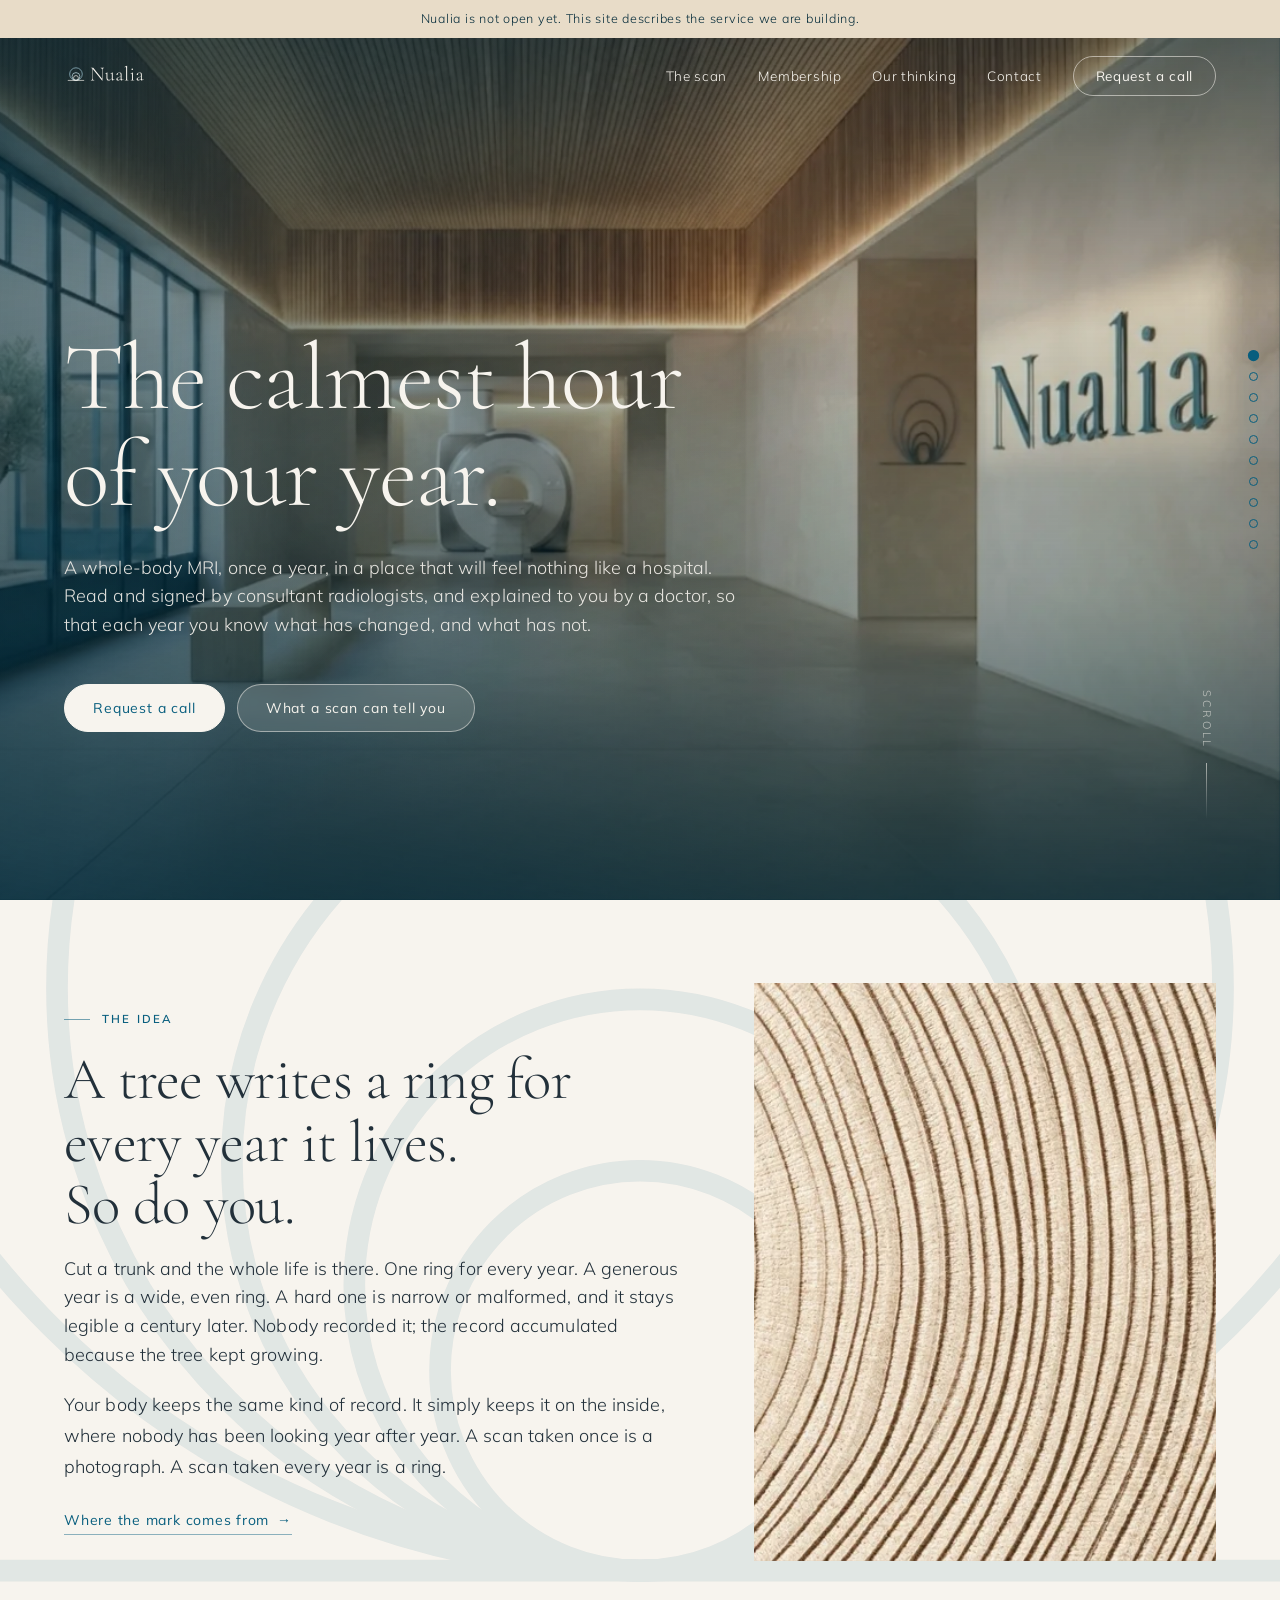
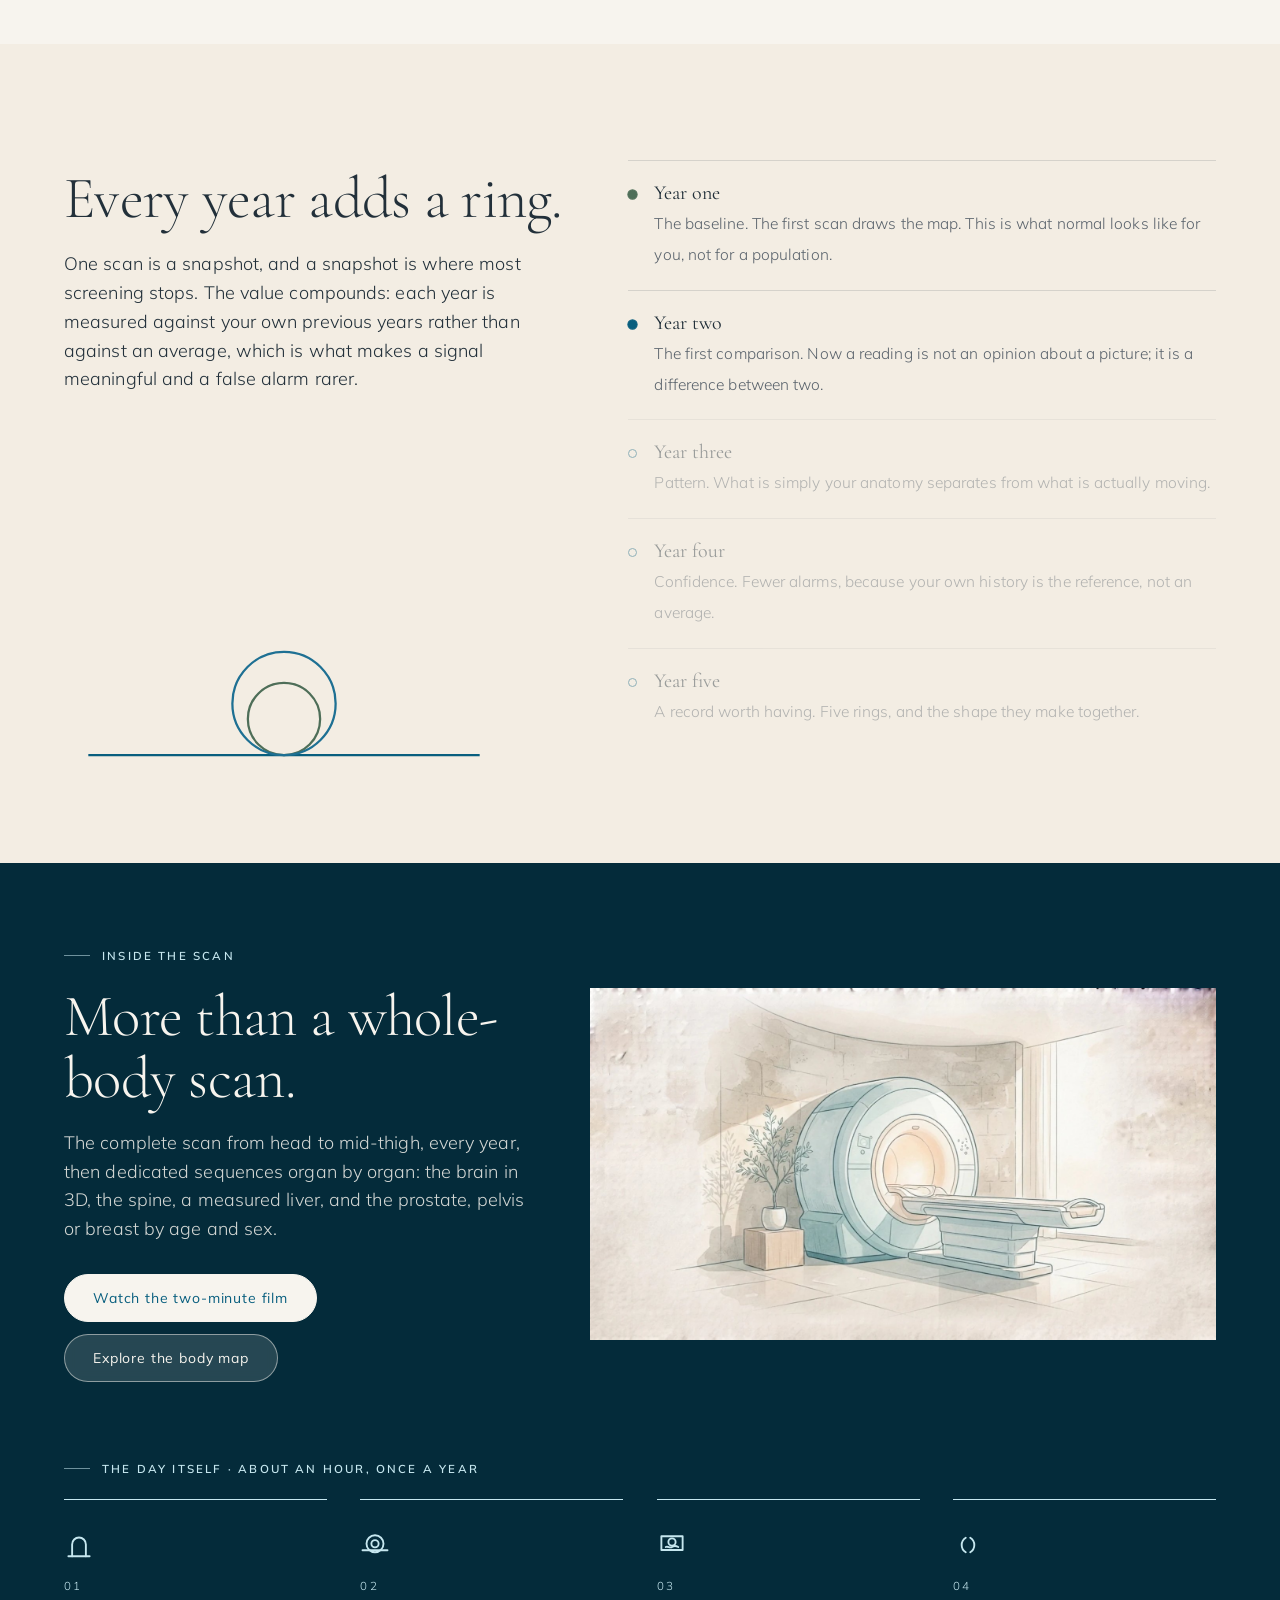
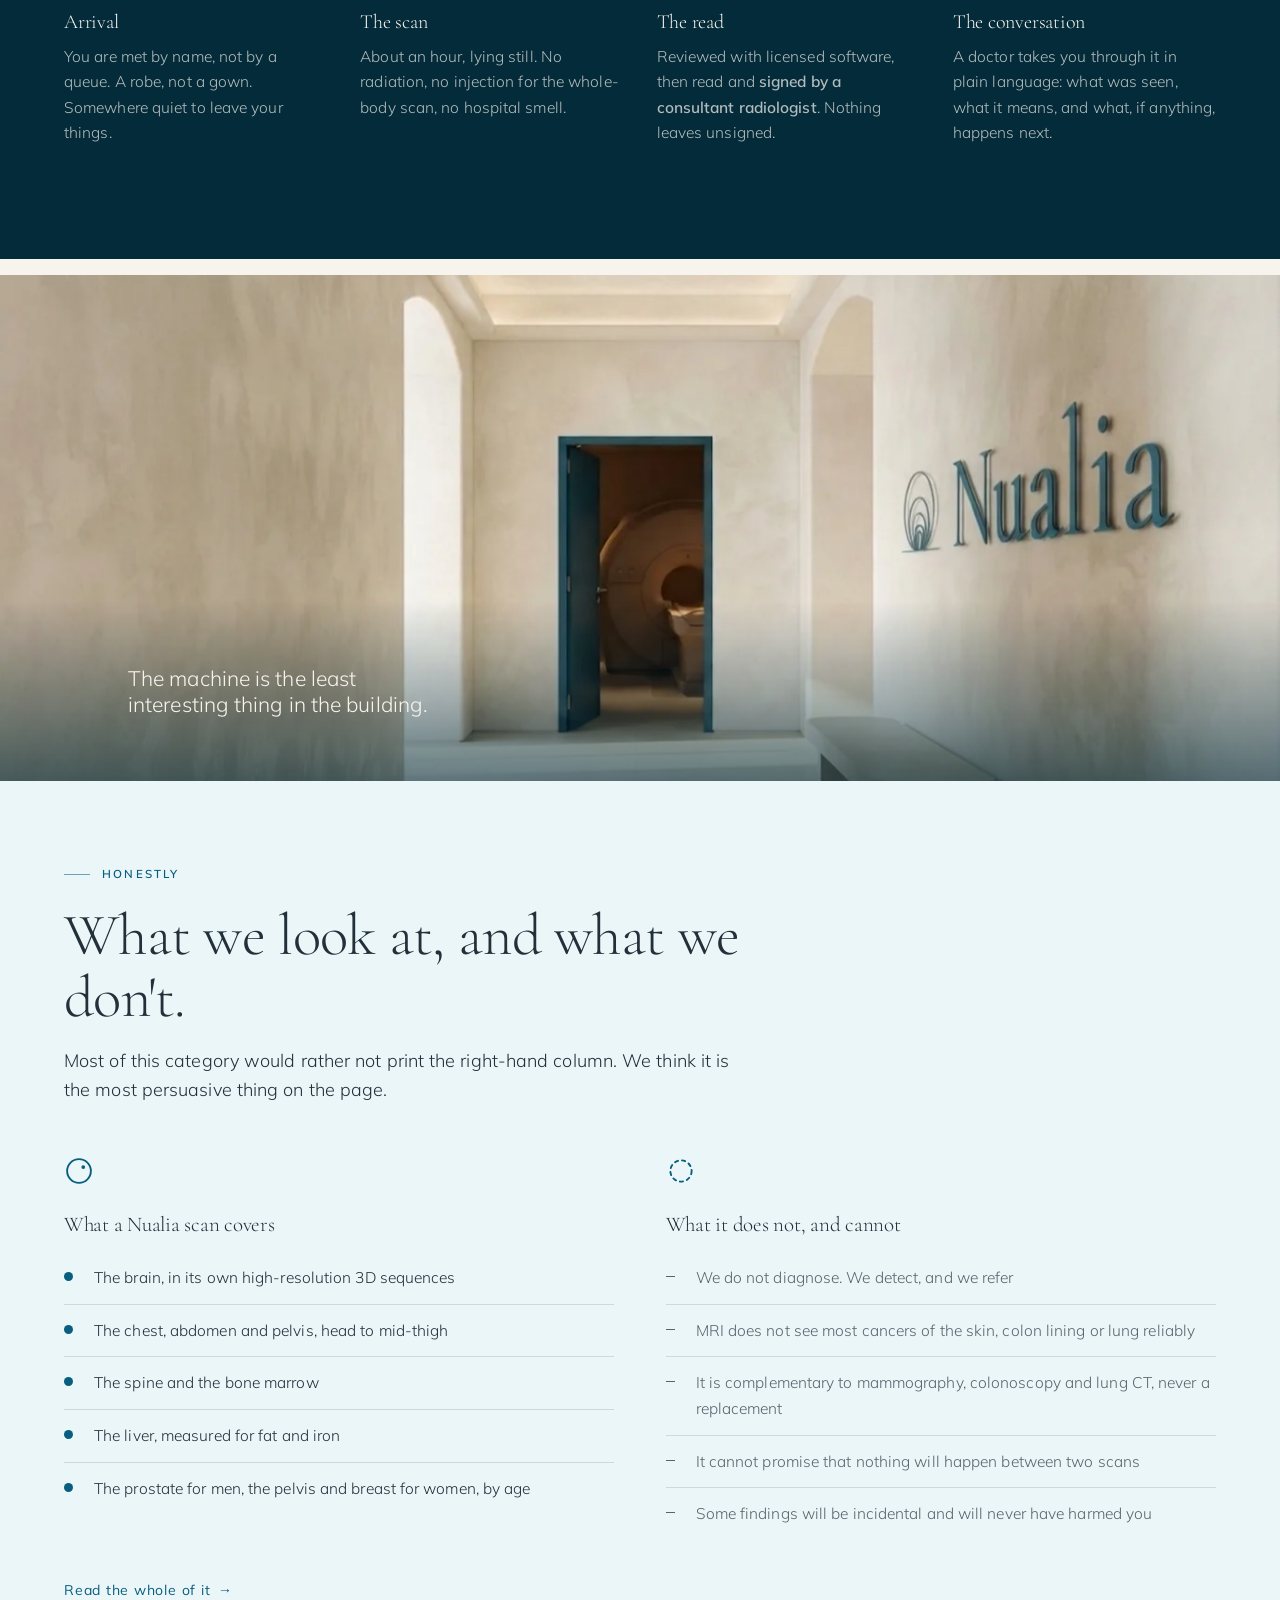
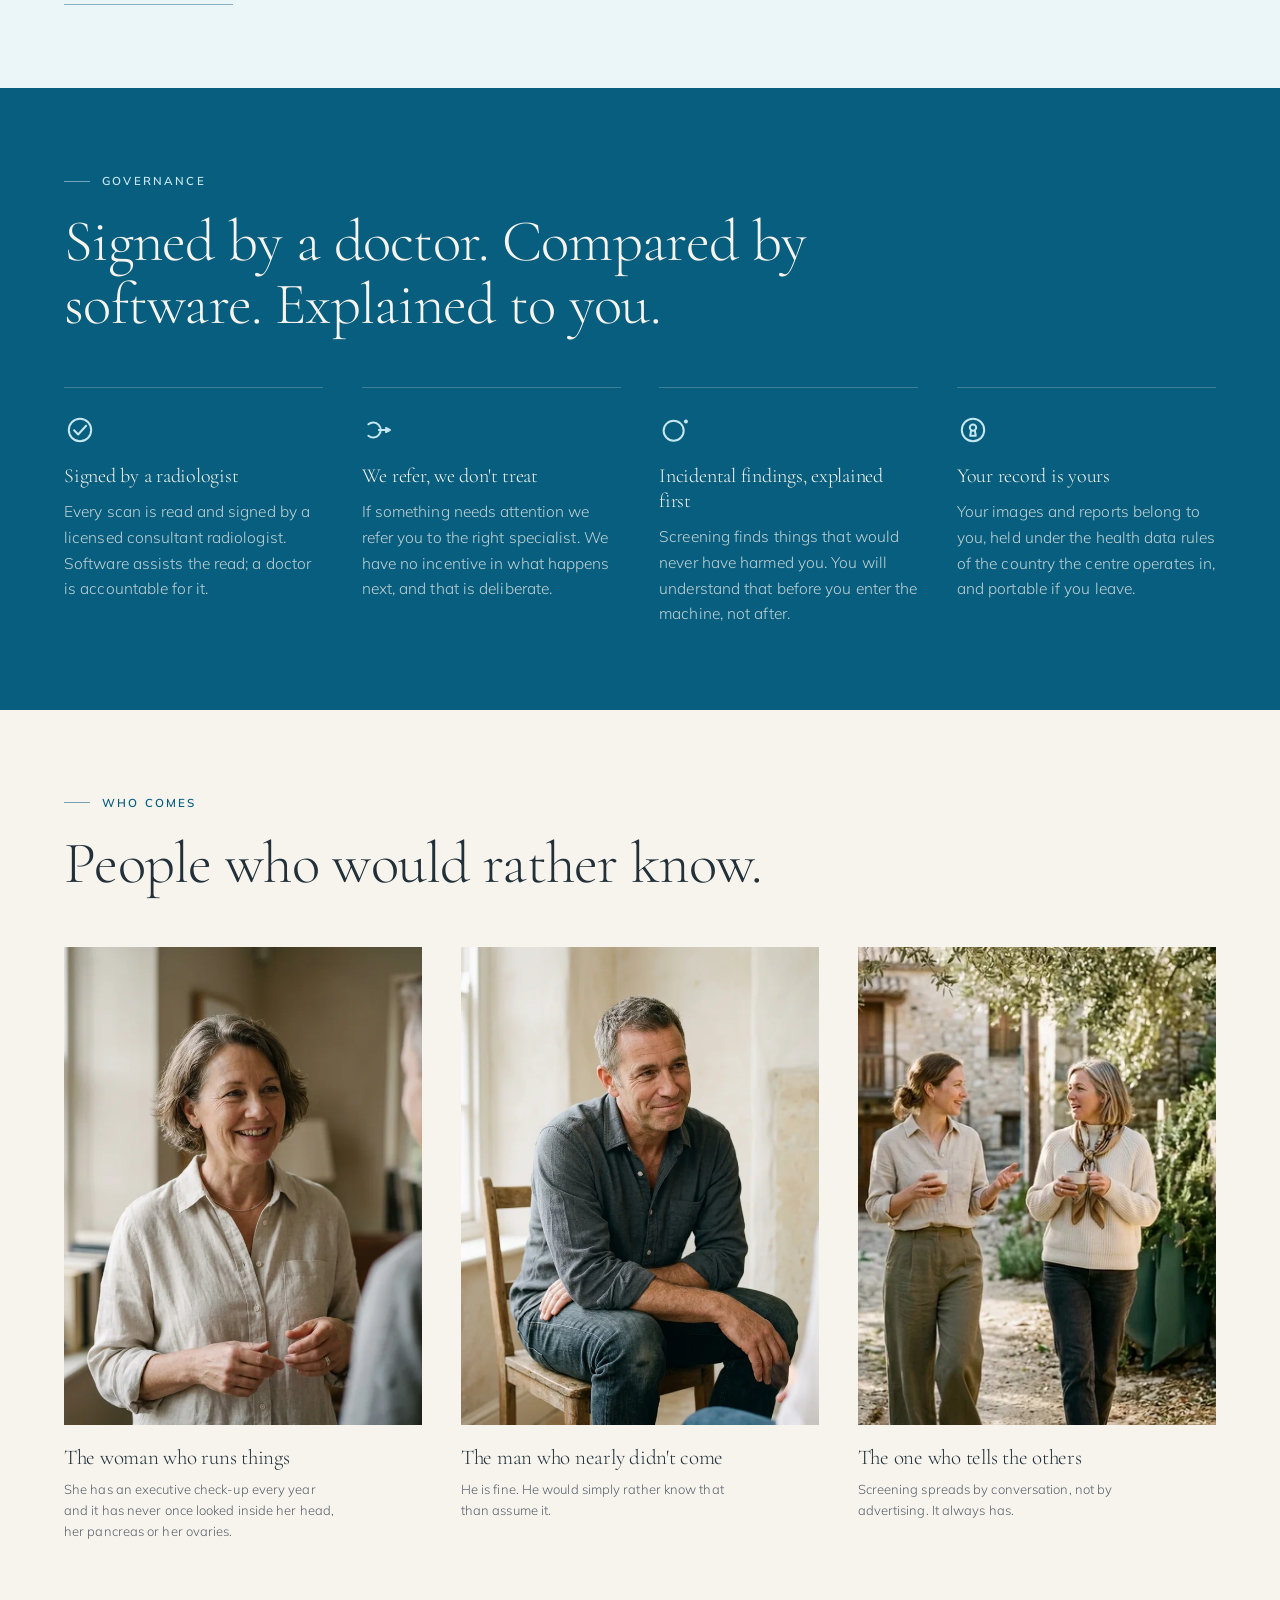
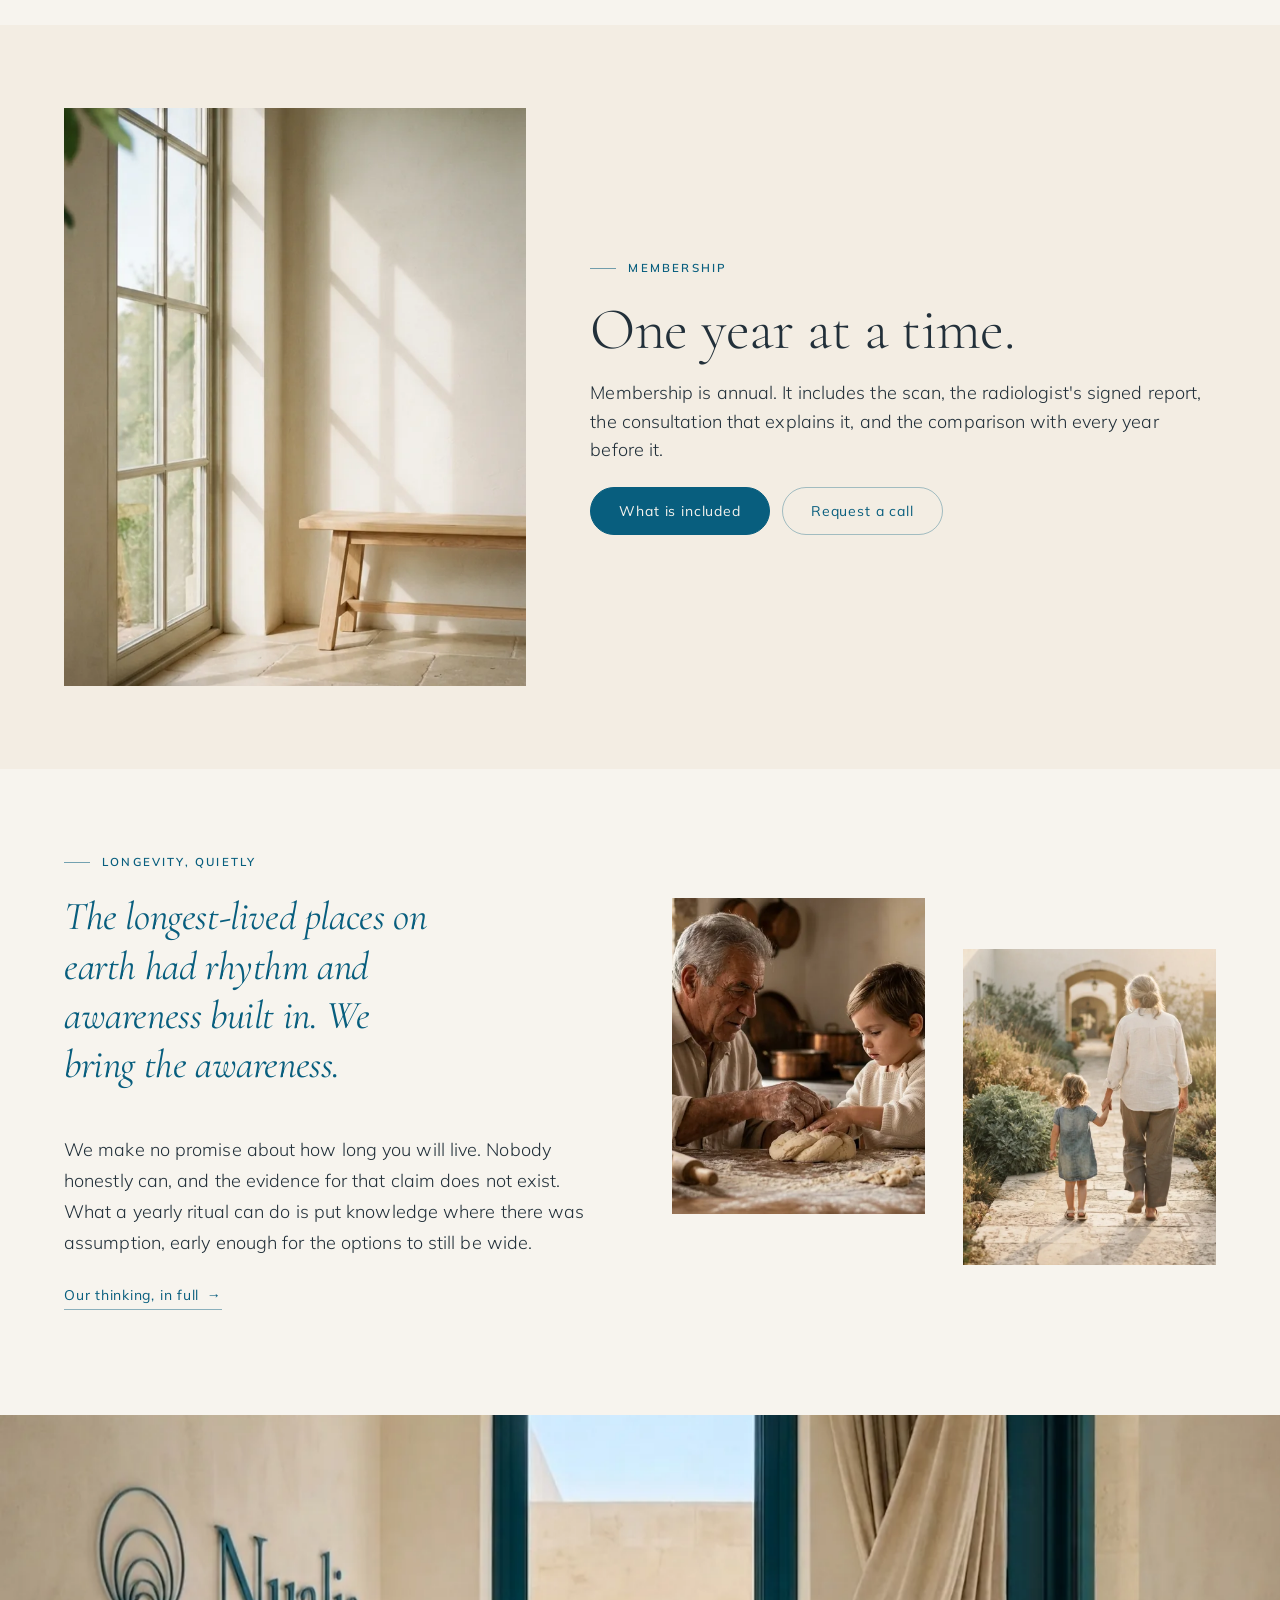
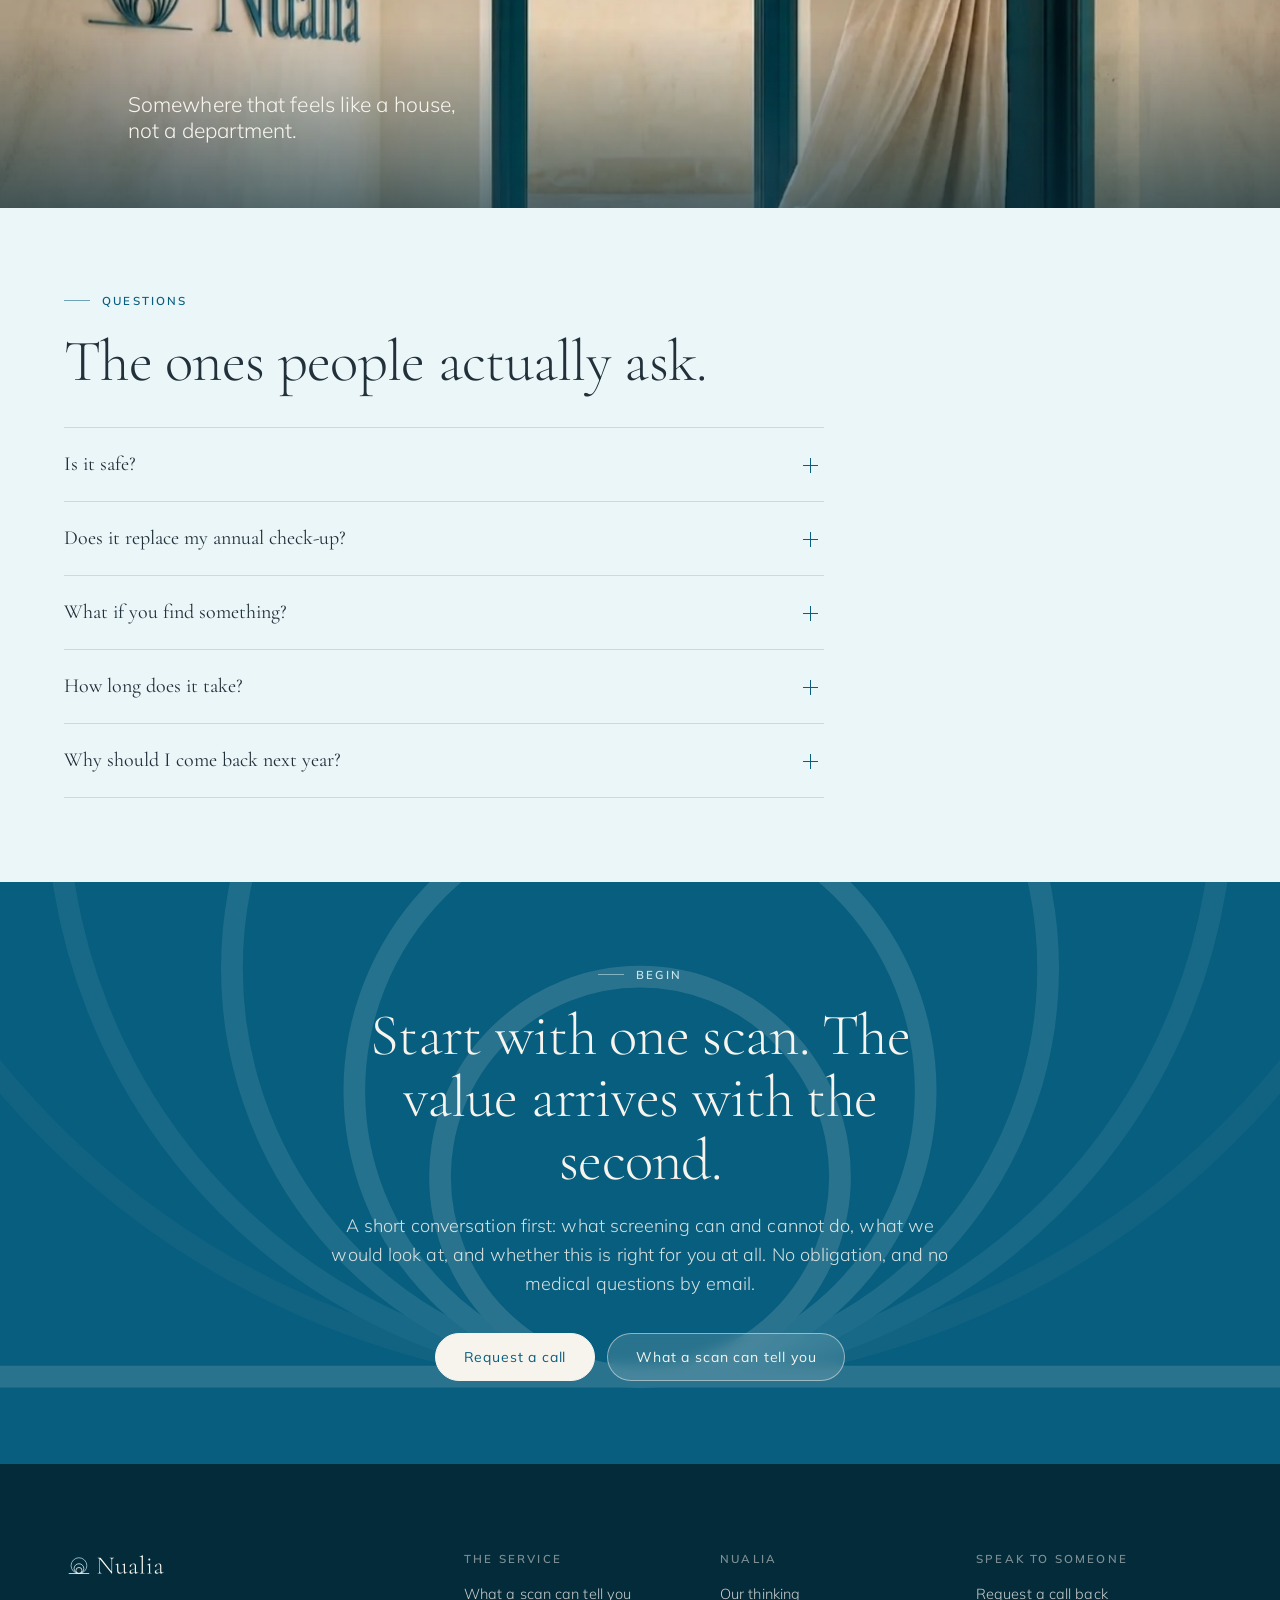
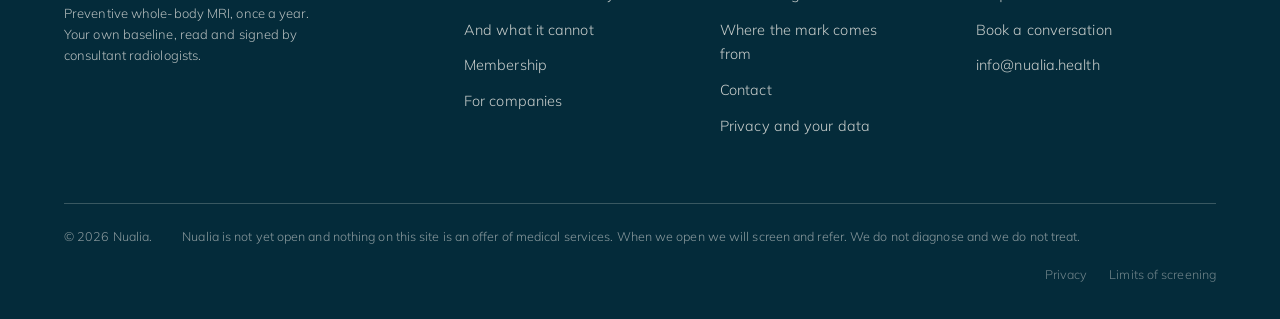
<file: index.html>
<!doctype html>
<html lang="en">
<head>
<meta charset="utf-8">
<meta name="viewport" content="width=device-width,initial-scale=1">
<title>Nualia: the calmest hour of your year</title>
<meta name="description" content="Preventive whole-body MRI, once a year. Your own baseline, read and signed by consultant radiologists. No radiation, and no injection for the whole-body scan.">
<meta name="robots" content="noindex,nofollow">
<meta property="og:title" content="Nualia: the calmest hour of your year">
<meta property="og:description" content="Preventive whole-body MRI, once a year. Your own baseline, read and signed by consultant radiologists. No radiation, and no injection for the whole-body scan.">
<meta property="og:type" content="website">
<meta name="theme-color" content="#085E7E">
<link rel="icon" href="assets/logo/favicon.svg" type="image/svg+xml">
<link rel="stylesheet" href="assets/css/site.css">
<link rel="stylesheet" href="assets/css/system.css">
</head>
<body data-page="home">
<div class="demo">Nualia is not open yet. This site describes the service we are building.</div>
<header class="hdr hdr--over">
  <a class="hdr__logo" href="index.html" aria-label="Nualia home">
    <span style="position:relative;display:block">
      <img class="lit" src="assets/logo/wordmark.svg" alt="Nualia">
      <img class="rev" src="assets/logo/wordmark-reversed.svg" alt="" aria-hidden="true">
    </span>
  </a>
  <button class="hdr__burger" aria-label="Menu" aria-expanded="false"><i></i><i></i></button>
  <nav class="hdr__nav"><a href="the-scan.html">The scan</a><a href="membership.html">Membership</a><a href="approach.html">Our thinking</a><a href="contact.html">Contact</a><a class="btn btn--ghost" href="contact.html">Request a call</a></nav>
</header>
<section class="hero">
  <div class="hero__media"><img class="hero-f" src="assets/img/scan-room.webp" srcset="assets/img/scan-room-sm.webp 900w, assets/img/scan-room.webp 1600w" sizes="100vw" alt="The Nualia scanning room, the mark on the plaster wall and the scanner at the end of the room" loading="eager" decoding="async"></div>
  <div class="hero__scrim"></div>
  <div class="hero__inner"><div class="wrap">
    <h1 class="d1" data-rise>The calmest hour of your year.</h1>
    <p class="lede" data-rise="140">
      A whole-body MRI, once a year, in a place that will feel nothing like a hospital.
      Read and signed by consultant radiologists, and explained to you by a doctor, so that each year you know what has changed, and what has not.
    </p>
    <div class="btns" data-rise="240">
      <a class="btn btn--light" href="contact.html">Request a call</a>
      <a class="btn btn--onhero" href="the-scan.html">What a scan can tell you</a>
    </div>
    <div class="hero__meta" data-rise="320">
      <span>Whole-body MRI</span><span>No radiation</span>
      <span>Signed by radiologists</span><span>Once a year</span>
    </div>
  </div></div>
  <div class="scrollcue">Scroll</div>
</section><section class="section bleed">
  <img class="bleed__mark" src="assets/logo/mark.svg" alt="" aria-hidden="true">
  <div class="wrap" style="position:relative">
    <div class="split split--wide-l">
      <div class="stack">
        <p class="eyebrow" data-rise>The idea</p>
        <h2 class="d2" data-rise="60">A tree writes a ring for every year it lives.<br>So do you.</h2>
        <p class="lede" data-rise="120">
          Cut a trunk and the whole life is there. One ring for every year. A generous year
          is a wide, even ring. A hard one is narrow or malformed, and it stays legible a
          century later. Nobody recorded it; the record accumulated because the tree kept growing.
        </p>
        <p data-rise="160">
          Your body keeps the same kind of record. It simply keeps it on the inside, where
          nobody has been looking year after year. A scan taken once is a photograph.
          A scan taken every year is a ring.
        </p>
        <p data-rise="200"><a class="lnk" href="approach.html#ring">Where the mark comes from <span class="arw">&rarr;</span></a></p>
      </div>
      <figure class="figure figure--tall zoom" data-rise="140" style="margin:0">
        <img src="assets/img/growth-rings.webp" srcset="assets/img/growth-rings-sm.webp 900w, assets/img/growth-rings.webp 1600w" sizes="(min-width:900px) 45vw, 100vw" alt="The end grain of a cut trunk, its growth rings lit from one side" loading="lazy" decoding="async">
      </figure>
    </div>
  </div>
</section><section class="section bg-dune">
  <div class="wrap">
    <div class="rings">
      <div>
        <p class="eyebrow" data-rise>Why a membership, not a scan</p>
        <h2 class="d2" data-rise="60">Every year adds a ring.</h2>
        <p class="lede" style="margin-top:20px" data-rise="120">
          One scan is a snapshot, and a snapshot is where most screening stops. The value
          compounds: each year is measured against your own previous years rather than
          against an average, which is what makes a signal meaningful and a false alarm rarer.
        </p>
        <div class="rings__art" style="margin-top:36px" data-rise="150"><svg viewBox="0 0 292 232" role="img" aria-label="The Nualia mark: five rings rising from a shared horizon, one for each year of membership"><line class="horizon" x1="16.0" y1="216.0" x2="276.0" y2="216.0"/><path class="ring" data-ring="0" fill="none" stroke="#4E6E58" d="M 146.0,216.0 A 24.010,24.010 0 0 0 146.0,167.98"/><path class="ring" data-ring="0" fill="none" stroke="#4E6E58" d="M 146.0,216.0 A 24.010,24.010 0 0 1 146.0,167.98"/><path class="ring" data-ring="1" fill="none" stroke="#1E7093" d="M 146.0,216.0 A 34.300,34.300 0 0 0 146.0,147.40"/><path class="ring" data-ring="1" fill="none" stroke="#1E7093" d="M 146.0,216.0 A 34.300,34.300 0 0 1 146.0,147.40"/><path class="ring" data-ring="2" fill="none" stroke="#5A9AB4" d="M 146.0,216.0 A 49.000,49.000 0 0 0 146.0,118.00"/><path class="ring" data-ring="2" fill="none" stroke="#5A9AB4" d="M 146.0,216.0 A 49.000,49.000 0 0 1 146.0,118.00"/><path class="ring" data-ring="3" fill="none" stroke="#8ABBCD" d="M 146.0,216.0 A 70.000,70.000 0 0 0 146.0,76.00"/><path class="ring" data-ring="3" fill="none" stroke="#8ABBCD" d="M 146.0,216.0 A 70.000,70.000 0 0 1 146.0,76.00"/><path class="ring" data-ring="4" fill="none" stroke="#A9CEDC" d="M 146.0,216.0 A 100.000,100.000 0 0 0 146.0,16.00"/><path class="ring" data-ring="4" fill="none" stroke="#A9CEDC" d="M 146.0,216.0 A 100.000,100.000 0 0 1 146.0,16.00"/></svg></div>
      </div>
      <ul class="years" data-rise="90"><li><b>Year one</b><span>The baseline. The first scan draws the map. This is what normal looks like for you, not for a population.</span></li><li><b>Year two</b><span>The first comparison. Now a reading is not an opinion about a picture; it is a difference between two.</span></li><li><b>Year three</b><span>Pattern. What is simply your anatomy separates from what is actually moving.</span></li><li><b>Year four</b><span>Confidence. Fewer alarms, because your own history is the reference, not an average.</span></li><li><b>Year five</b><span>A record worth having. Five rings, and the shape they make together.</span></li></ul>
    </div>
  </div>
</section><section class="section bg-deep inside">
  <div class="wrap">
    <div class="split split--wide-r">
      <div class="stack">
        <p class="eyebrow" data-rise>Inside the scan</p>
        <h2 class="d2" data-rise="60">More than a whole-body scan.</h2>
        <p class="lede" style="color:rgba(247,244,238,.85)" data-rise="100">The complete scan from head to mid-thigh, every year, then dedicated sequences organ by organ: the brain in 3D, the spine, a measured liver, and the prostate, pelvis or breast by age and sex.</p>
        <div class="btns" style="margin-top:30px" data-rise="140">
          <a class="btn btn--light" href="the-scan.html#film">Watch the two-minute film</a>
          <a class="btn btn--onhero" href="the-scan.html#explorer">Explore the body map</a>
        </div>
      </div>
      <a class="figure figure--wide" href="the-scan.html#film" style="display:block" data-rise="90" aria-label="Watch the film">
        <img src="assets/video/nualia-mri-film-poster.jpg" alt="Still from the Nualia film: an MRI scanner drawn as calm architecture in a sunlit room" loading="lazy" decoding="async">
      </a>
    </div>
    <p class="eyebrow" style="margin-top:clamp(52px,6vw,84px)" data-rise>The day itself · about an hour, once a year</p>
    <div class="day" style="margin-top:0"><div class="day__step" data-rise="0"><span class="icon" style="--is:30px" aria-hidden="true"><svg xmlns="http://www.w3.org/2000/svg" viewBox="0 0 24 24" fill="none" stroke="currentColor" color="currentColor" stroke-width="1.5" stroke-linecap="round" stroke-linejoin="round"><path d="M 6.5 21 L 6.5 11.5 A 5.5 5.5 0 0 1 17.5 11.5 L 17.5 21"/><line x1="3.5" y1="21" x2="20.5" y2="21"/></svg></span><span class="n">01</span><h3>Arrival</h3><p>You are met by name, not by a queue. A robe, not a gown. Somewhere quiet to leave your things.</p></div><div class="day__step" data-rise="70"><span class="icon" style="--is:30px" aria-hidden="true"><svg xmlns="http://www.w3.org/2000/svg" viewBox="0 0 24 24" fill="none" stroke="currentColor" color="currentColor" stroke-width="1.5" stroke-linecap="round" stroke-linejoin="round"><circle cx="12" cy="11" r="6.8"/><circle cx="12" cy="11" r="2.9"/><line x1="2.0" y1="16.2" x2="22.0" y2="16.2"/></svg></span><span class="n">02</span><h3>The scan</h3><p>About an hour, lying still. No radiation, no injection for the whole-body scan, no hospital smell.</p></div><div class="day__step" data-rise="140"><span class="icon" style="--is:30px" aria-hidden="true"><svg xmlns="http://www.w3.org/2000/svg" viewBox="0 0 24 24" fill="none" stroke="currentColor" color="currentColor" stroke-width="1.5" stroke-linecap="round" stroke-linejoin="round"><path d="M 3.5 5 L 20.5 5 L 20.5 16 L 3.5 16 Z"/><circle cx="12" cy="9.6" r="2.9"/><path d="M 7 13.6 C 8.8 12.6, 10.2 14.8, 12 13.6 S 15.2 12.6, 17 13.6"/></svg></span><span class="n">03</span><h3>The read</h3><p>Reviewed with licensed software, then read and <strong>signed by a consultant radiologist</strong>. Nothing leaves unsigned.</p></div><div class="day__step" data-rise="210"><span class="icon" style="--is:30px" aria-hidden="true"><svg xmlns="http://www.w3.org/2000/svg" viewBox="0 0 24 24" fill="none" stroke="currentColor" color="currentColor" stroke-width="1.5" stroke-linecap="round" stroke-linejoin="round"><path d="M 10.2 6.2 A 6.8 6.8 0 0 0 10.2 17.8"/><path d="M 13.8 6.2 A 6.8 6.8 0 0 1 13.8 17.8"/></svg></span><span class="n">04</span><h3>The conversation</h3><p>A doctor takes you through it in plain language: what was seen, what it means, and what, if anything, happens next.</p></div></div>
  </div>
</section><section class="band"><img src="assets/img/passage.webp" srcset="assets/img/passage-sm.webp 900w, assets/img/passage.webp 1600w" sizes="100vw" alt="The passage toward the scanning room, the Nualia mark on the plaster" loading="lazy" decoding="async">
  <div class="band__cap"><div class="wrap"><p class="d4" style="max-width:24ch;margin:0">
    The machine is the least interesting thing in the building.</p></div></div>
</section><section class="section bg-sky">
  <div class="wrap">
    <div class="intro">
      <p class="eyebrow" data-rise>Honestly</p>
      <h2 class="d2" data-rise="60">What we look at, and what we don't.</h2>
      <p class="lede" data-rise="120">
        Most of this category would rather not print the right-hand column. We think it is
        the most persuasive thing on the page.
      </p>
    </div>
    <div class="ledger">
      <div data-rise><span class="icon" style="--is:30px" aria-hidden="true"><svg xmlns="http://www.w3.org/2000/svg" viewBox="0 0 24 24" fill="none" stroke="currentColor" color="currentColor" stroke-width="1.5" stroke-linecap="round" stroke-linejoin="round"><circle cx="12" cy="12" r="9.5"/><circle cx="15.4" cy="8.8" r="1.5" fill="currentColor" stroke="none"/></svg></span><h3 class="d4" style="margin:16px 0 0">What a Nualia scan covers</h3>
        <ul class="yes"><li>The brain, in its own high-resolution 3D sequences</li><li>The chest, abdomen and pelvis, head to mid-thigh</li><li>The spine and the bone marrow</li><li>The liver, measured for fat and iron</li><li>The prostate for men, the pelvis and breast for women, by age</li></ul></div>
      <div data-rise="90"><span class="icon" style="--is:30px" aria-hidden="true"><svg xmlns="http://www.w3.org/2000/svg" viewBox="0 0 24 24" fill="none" stroke="currentColor" color="currentColor" stroke-width="1.5" stroke-linecap="round" stroke-linejoin="round"><circle cx="12" cy="12" r="8.5" stroke-dasharray="2.6 3.2"/></svg></span><h3 class="d4" style="margin:16px 0 0">What it does not, and cannot</h3>
        <ul class="no"><li>We do not diagnose. We detect, and we refer</li><li>MRI does not see most cancers of the skin, colon lining or lung reliably</li><li>It is complementary to mammography, colonoscopy and lung CT, never a replacement</li><li>It cannot promise that nothing will happen between two scans</li><li>Some findings will be incidental and will never have harmed you</li></ul></div>
    </div>
    <p style="margin-top:34px" data-rise><a class="lnk" href="the-scan.html">Read the whole of it <span class="arw">&rarr;</span></a></p>
  </div>
</section><section class="section bg-lagoon">
  <div class="wrap">
    <div class="intro">
      <p class="eyebrow" data-rise>Governance</p>
      <h2 class="d2" data-rise="60">Signed by a doctor. Compared by software. Explained to you.</h2>
    </div>
    <div class="cards cards--4"><div class="card" data-rise="0"><span class="icon" style="--is:32px" aria-hidden="true"><svg xmlns="http://www.w3.org/2000/svg" viewBox="0 0 24 24" fill="none" stroke="currentColor" color="currentColor" stroke-width="1.5" stroke-linecap="round" stroke-linejoin="round"><circle cx="12" cy="12" r="8.4"/><path d="M 7.6 12.2 L 10.6 15.4 L 16.6 8.8"/></svg></span><h3>Signed by a radiologist</h3><p>Every scan is read and signed by a licensed consultant radiologist. Software assists the read; a doctor is accountable for it.</p></div><div class="card" data-rise="80"><span class="icon" style="--is:32px" aria-hidden="true"><svg xmlns="http://www.w3.org/2000/svg" viewBox="0 0 24 24" fill="none" stroke="currentColor" color="currentColor" stroke-width="1.5" stroke-linecap="round" stroke-linejoin="round"><path d="M 4.80 16.29 A 5.6 5.6 0 1 0 4.80 7.71"/><line x1="12.6" y1="12" x2="20.8" y2="12"/><path d="M 17.97 13.50 L 20.80 12.00 L 17.97 10.50"/></svg></span><h3>We refer, we don't treat</h3><p>If something needs attention we refer you to the right specialist. We have no incentive in what happens next, and that is deliberate.</p></div><div class="card" data-rise="160"><span class="icon" style="--is:32px" aria-hidden="true"><svg xmlns="http://www.w3.org/2000/svg" viewBox="0 0 24 24" fill="none" stroke="currentColor" color="currentColor" stroke-width="1.5" stroke-linecap="round" stroke-linejoin="round"><circle cx="11" cy="12.5" r="7.5"/><circle cx="20.2" cy="5.6" r="1.5" fill="currentColor" stroke="none"/></svg></span><h3>Incidental findings, explained first</h3><p>Screening finds things that would never have harmed you. You will understand that before you enter the machine, not after.</p></div><div class="card" data-rise="240"><span class="icon" style="--is:32px" aria-hidden="true"><svg xmlns="http://www.w3.org/2000/svg" viewBox="0 0 24 24" fill="none" stroke="currentColor" color="currentColor" stroke-width="1.5" stroke-linecap="round" stroke-linejoin="round"><circle cx="12" cy="12" r="8.4"/><circle cx="12" cy="10.2" r="2.4"/><path d="M 10.6 12.4 L 9.9 16.4 L 14.1 16.4 L 13.4 12.4"/></svg></span><h3>Your record is yours</h3><p>Your images and reports belong to you, held under the health data rules of the country the centre operates in, and portable if you leave.</p></div></div>
  </div>
</section><section class="section">
  <div class="wrap">
    <div class="intro">
      <p class="eyebrow" data-rise>Who comes</p>
      <h2 class="d2" data-rise="60">People who would rather know.</h2>
    </div>
    <div class="cards cards--3 swipe"><div data-rise="0"><figure class="figure figure--tall zoom" style="margin:0 0 20px"><img src="assets/img/member-woman.webp" srcset="assets/img/member-woman-sm.webp 900w, assets/img/member-woman.webp 1600w" sizes="(min-width:760px) 32vw, 100vw" alt="The woman who runs things" loading="lazy" decoding="async"></figure><h3 class="d4" style="margin-bottom:8px">The woman who runs things</h3><p class="small quiet" style="max-width:34ch">She has an executive check-up every year and it has never once looked inside her head, her pancreas or her ovaries.</p></div><div data-rise="90"><figure class="figure figure--tall zoom" style="margin:0 0 20px"><img src="assets/img/member-man.webp" srcset="assets/img/member-man-sm.webp 900w, assets/img/member-man.webp 1600w" sizes="(min-width:760px) 32vw, 100vw" alt="The man who nearly didn&#x27;t come" loading="lazy" decoding="async"></figure><h3 class="d4" style="margin-bottom:8px">The man who nearly didn't come</h3><p class="small quiet" style="max-width:34ch">He is fine. He would simply rather know that than assume it.</p></div><div data-rise="180"><figure class="figure figure--tall zoom" style="margin:0 0 20px"><img src="assets/img/friends.webp" srcset="assets/img/friends-sm.webp 900w, assets/img/friends.webp 1600w" sizes="(min-width:760px) 32vw, 100vw" alt="The one who tells the others" loading="lazy" decoding="async"></figure><h3 class="d4" style="margin-bottom:8px">The one who tells the others</h3><p class="small quiet" style="max-width:34ch">Screening spreads by conversation, not by advertising. It always has.</p></div></div>
  </div>
</section><section class="section bg-dune">
  <div class="wrap">
    <div class="split split--wide-r">
      <figure class="figure figure--tall zoom" style="margin:0" data-rise>
        <img src="assets/img/window-bench.webp" srcset="assets/img/window-bench-sm.webp 900w, assets/img/window-bench.webp 1600w" sizes="(min-width:900px) 42vw, 100vw" alt="A tall window and a pale oak bench, sunlight on a plaster floor" loading="lazy" decoding="async">
      </figure>
      <div class="stack">
        <p class="eyebrow" data-rise>Membership</p>
        <h2 class="d2" data-rise="60">One year at a time.</h2>
        <p class="lede" data-rise="120">
          Membership is annual. It includes the scan, the radiologist's signed report,
          the consultation that explains it, and the comparison with every year before it.
        </p>
        <div class="btns" style="margin-top:22px" data-rise="200">
          <a class="btn" href="membership.html">What is included</a>
          <a class="btn btn--ghost" href="contact.html">Request a call</a>
        </div>
      </div>
    </div>
  </div>
</section><section class="section">
  <div class="wrap">
    <div class="split">
      <div class="stack">
        <p class="eyebrow" data-rise>Longevity, quietly</p>
        <p class="pull" data-rise="60">The longest-lived places on earth had rhythm and awareness built in. We bring the awareness.</p>
        <p data-rise="120">
          We make no promise about how long you will live. Nobody honestly can, and the
          evidence for that claim does not exist. What a yearly ritual can do is put
          knowledge where there was assumption, early enough for the options to still be wide.
        </p>
        <p data-rise="160"><a class="lnk" href="approach.html">Our thinking, in full <span class="arw">&rarr;</span></a></p>
      </div>
      <div class="cards cards--2 swipe" data-rise="90">
        <figure class="figure figure--tall zoom" style="margin:0"><img src="assets/img/grandfather.webp" srcset="assets/img/grandfather-sm.webp 900w, assets/img/grandfather.webp 1600w" sizes="(min-width:900px) 24vw, 50vw" alt="A grandfather and grandchild at a long table" loading="lazy" decoding="async"></figure>
        <figure class="figure figure--tall zoom" style="margin:0;margin-top:clamp(20px,4vw,56px)"><img src="assets/img/walking-tall.webp" srcset="assets/img/walking-tall-sm.webp 900w, assets/img/walking-tall.webp 1600w" sizes="(min-width:900px) 24vw, 50vw" alt="An older woman and a child walking a sunlit stone path" loading="lazy" decoding="async"></figure>
      </div>
    </div>
  </div>
</section><section class="band" style="height:clamp(280px,46vh,540px)"><img src="assets/img/arrival.webp" srcset="assets/img/arrival-sm.webp 900w, assets/img/arrival.webp 1600w" sizes="100vw" alt="Daylight through the threshold of the centre" loading="lazy" decoding="async">
  <div class="band__cap"><div class="wrap"><p class="d4" style="max-width:26ch;margin:0">
    Somewhere that feels like a house, not a department.</p></div></div>
</section><section class="section bg-sky">
  <div class="wrap" style="max-width:900px">
    <p class="eyebrow" data-rise>Questions</p>
    <h2 class="d2" style="margin-bottom:34px" data-rise="60">The ones people actually ask.</h2>
    <div class="acc" data-rise="100"><div class="acc__item"><h3 style="margin:0"><button class="acc__btn" aria-expanded="false">Is it safe?</button></h3><div class="acc__panel"><div><p>MRI uses a magnetic field and radio waves. There is no ionising radiation, and no injection or contrast agent in the whole-body scan. Women from 40 have a breast block that uses a small dose of contrast. The main practical exclusions are certain implants and devices, which we check before you book.</p></div></div></div><div class="acc__item"><h3 style="margin:0"><button class="acc__btn" aria-expanded="false">Does it replace my annual check-up?</button></h3><div class="acc__panel"><div><p>No, and we would not want it to. It is complementary. Your check-up sees your bloods and your heart; it does not look inside your head, your pancreas or your ovaries. Nualia is the imaging half.</p></div></div></div><div class="acc__item"><h3 style="margin:0"><button class="acc__btn" aria-expanded="false">What if you find something?</button></h3><div class="acc__panel"><div><p>We explain it, and we refer you to the right specialist. We do not treat, and we take no fee from anyone we refer to. Some findings will turn out to be nothing, and we will have told you that was likely before you were scanned.</p></div></div></div><div class="acc__item"><h3 style="margin:0"><button class="acc__btn" aria-expanded="false">How long does it take?</button></h3><div class="acc__panel"><div><p>About an hour in the machine. Allow around ninety minutes in the building for the first visit.</p></div></div></div><div class="acc__item"><h3 style="margin:0"><button class="acc__btn" aria-expanded="false">Why should I come back next year?</button></h3><div class="acc__panel"><div><p>Because the second scan is the one that has something to compare against. The first draws the map; every one after shows what moved.</p></div></div></div></div>
  </div>
</section><section class="section bg-lagoon bleed">
  <img class="bleed__mark" src="assets/logo/mark-reversed.svg" alt="" aria-hidden="true">
  <div class="wrap centred" style="position:relative;max-width:760px">
    <p class="eyebrow centred" data-rise>Begin</p>
    <h2 class="d2" data-rise="60">Start with one scan. The value arrives with the second.</h2>
    <p class="lede" style="color:rgba(247,244,238,.85);margin-top:20px" data-rise="120">
      A short conversation first: what screening can and cannot do, what we would look at,
      and whether this is right for you at all. No obligation, and no medical questions by email.
    </p>
    <div class="btns" style="justify-content:center;margin-top:34px" data-rise="180">
      <a class="btn btn--light" href="contact.html">Request a call</a>
      <a class="btn btn--onhero" href="the-scan.html">What a scan can tell you</a>
    </div>
  </div>
</section>
<footer class="ftr">
  <div class="wrap">
    <div class="ftr__top">
      <div class="ftr__logo">
        <img src="assets/logo/wordmark-reversed.svg" alt="Nualia">
        <p class="small" style="color:rgba(247,244,238,.72);max-width:34ch">
          Preventive whole-body MRI, once a year. Your own baseline, read and signed
          by consultant radiologists.
        </p>
      </div>
      <div>
        <h4>The service</h4>
        <ul>
          <li><a href="the-scan.html">What a scan can tell you</a></li>
          <li><a href="the-scan.html#limits">And what it cannot</a></li>
          <li><a href="membership.html">Membership</a></li>
          <li><a href="membership.html#corporate">For companies</a></li>
        </ul>
      </div>
      <div>
        <h4>Nualia</h4>
        <ul>
          <li><a href="approach.html">Our thinking</a></li>
          <li><a href="approach.html#ring">Where the mark comes from</a></li>
          <li><a href="contact.html">Contact</a></li>
          <li><a href="privacy.html">Privacy and your data</a></li>
        </ul>
      </div>
      <div>
        <h4>Speak to someone</h4>
        <ul>
          <li><a href="contact.html">Request a call back</a></li>
          <li><a href="contact.html#book">Book a conversation</a></li>
          <li><a href="mailto:info@nualia.health">info@nualia.health</a></li>
        </ul>
      </div>
    </div>
    <div class="ftr__bottom">
      <span>&copy; 2026 Nualia.</span>
      <span>Nualia is not yet open and nothing on this site is an offer of medical services. When we open we will screen and refer. We do not diagnose and we do not treat.</span>
      <nav>
        <a href="privacy.html">Privacy</a>
        <a href="the-scan.html#limits">Limits of screening</a>
      </nav>
    </div>
  </div>
</footer>
<script src="assets/js/site.js" defer></script>
<script src="assets/js/enhance.js" defer></script>
</body>
</html>
</file>
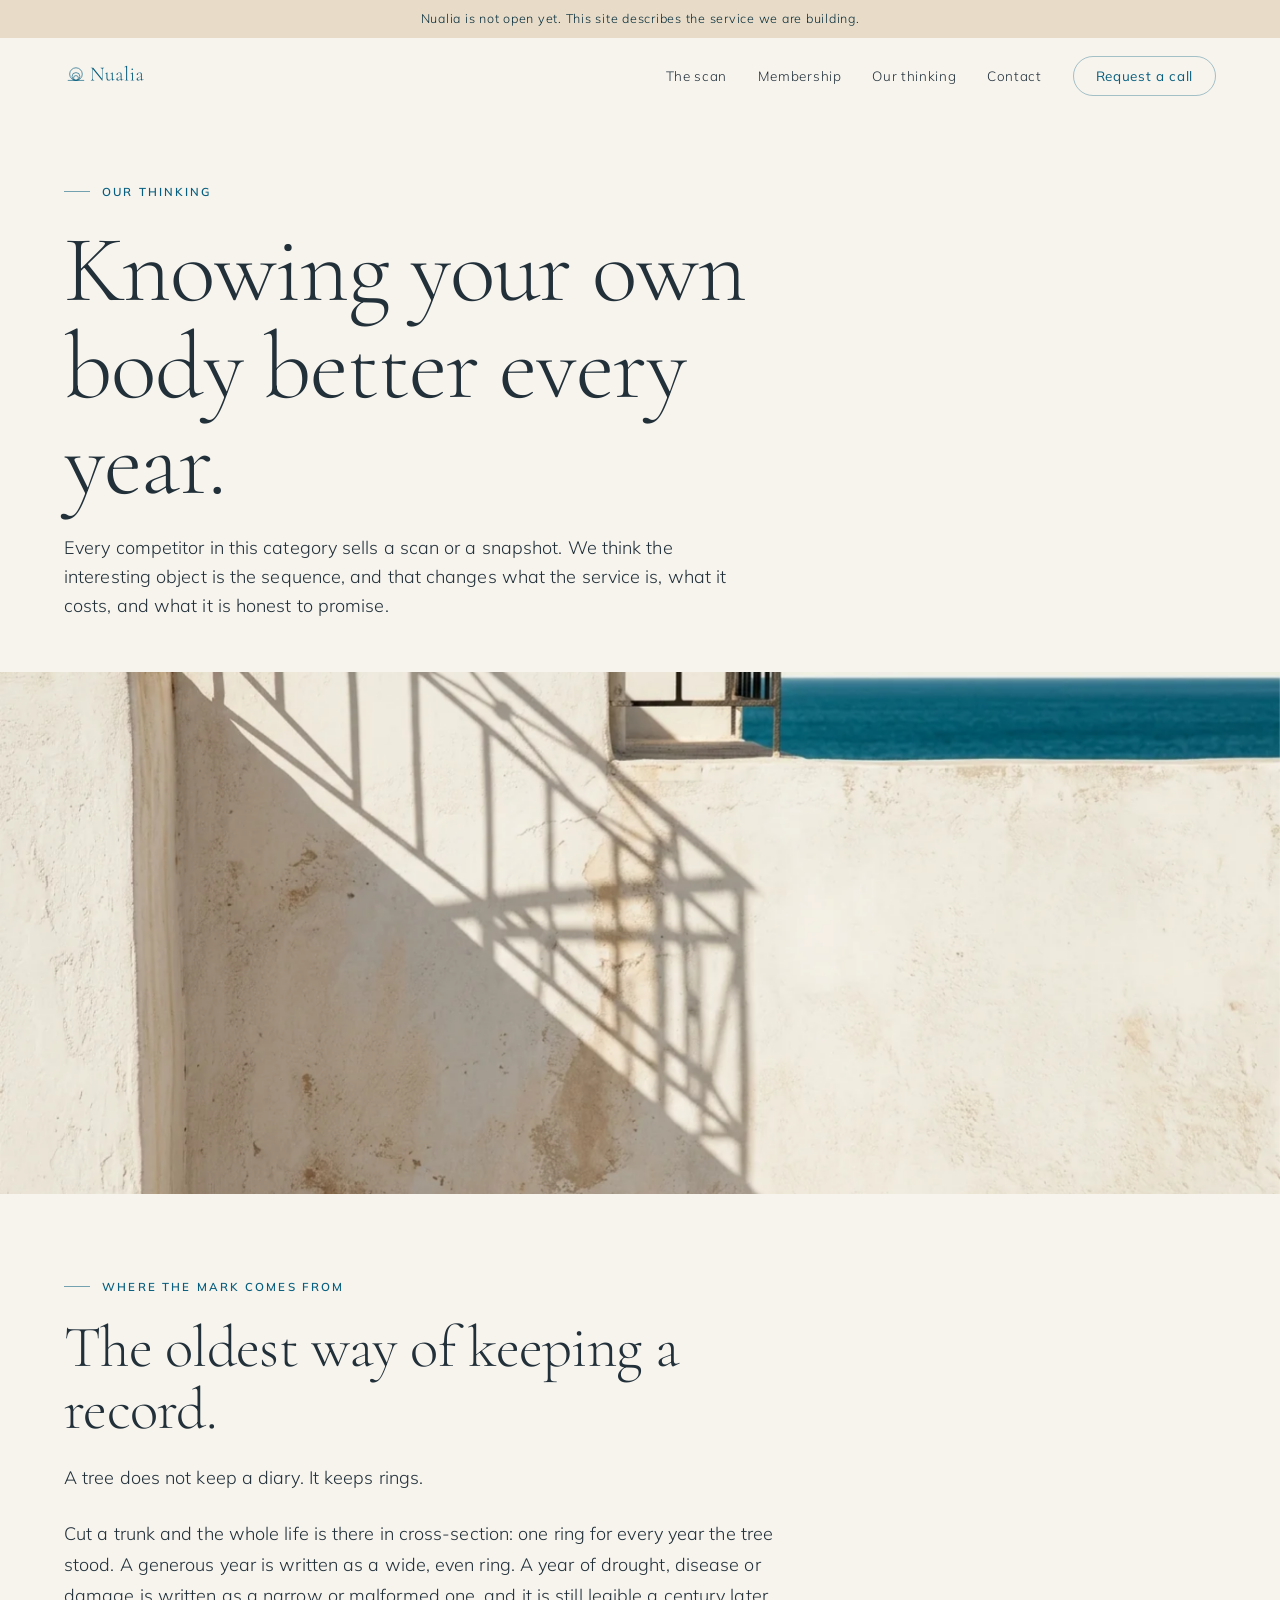
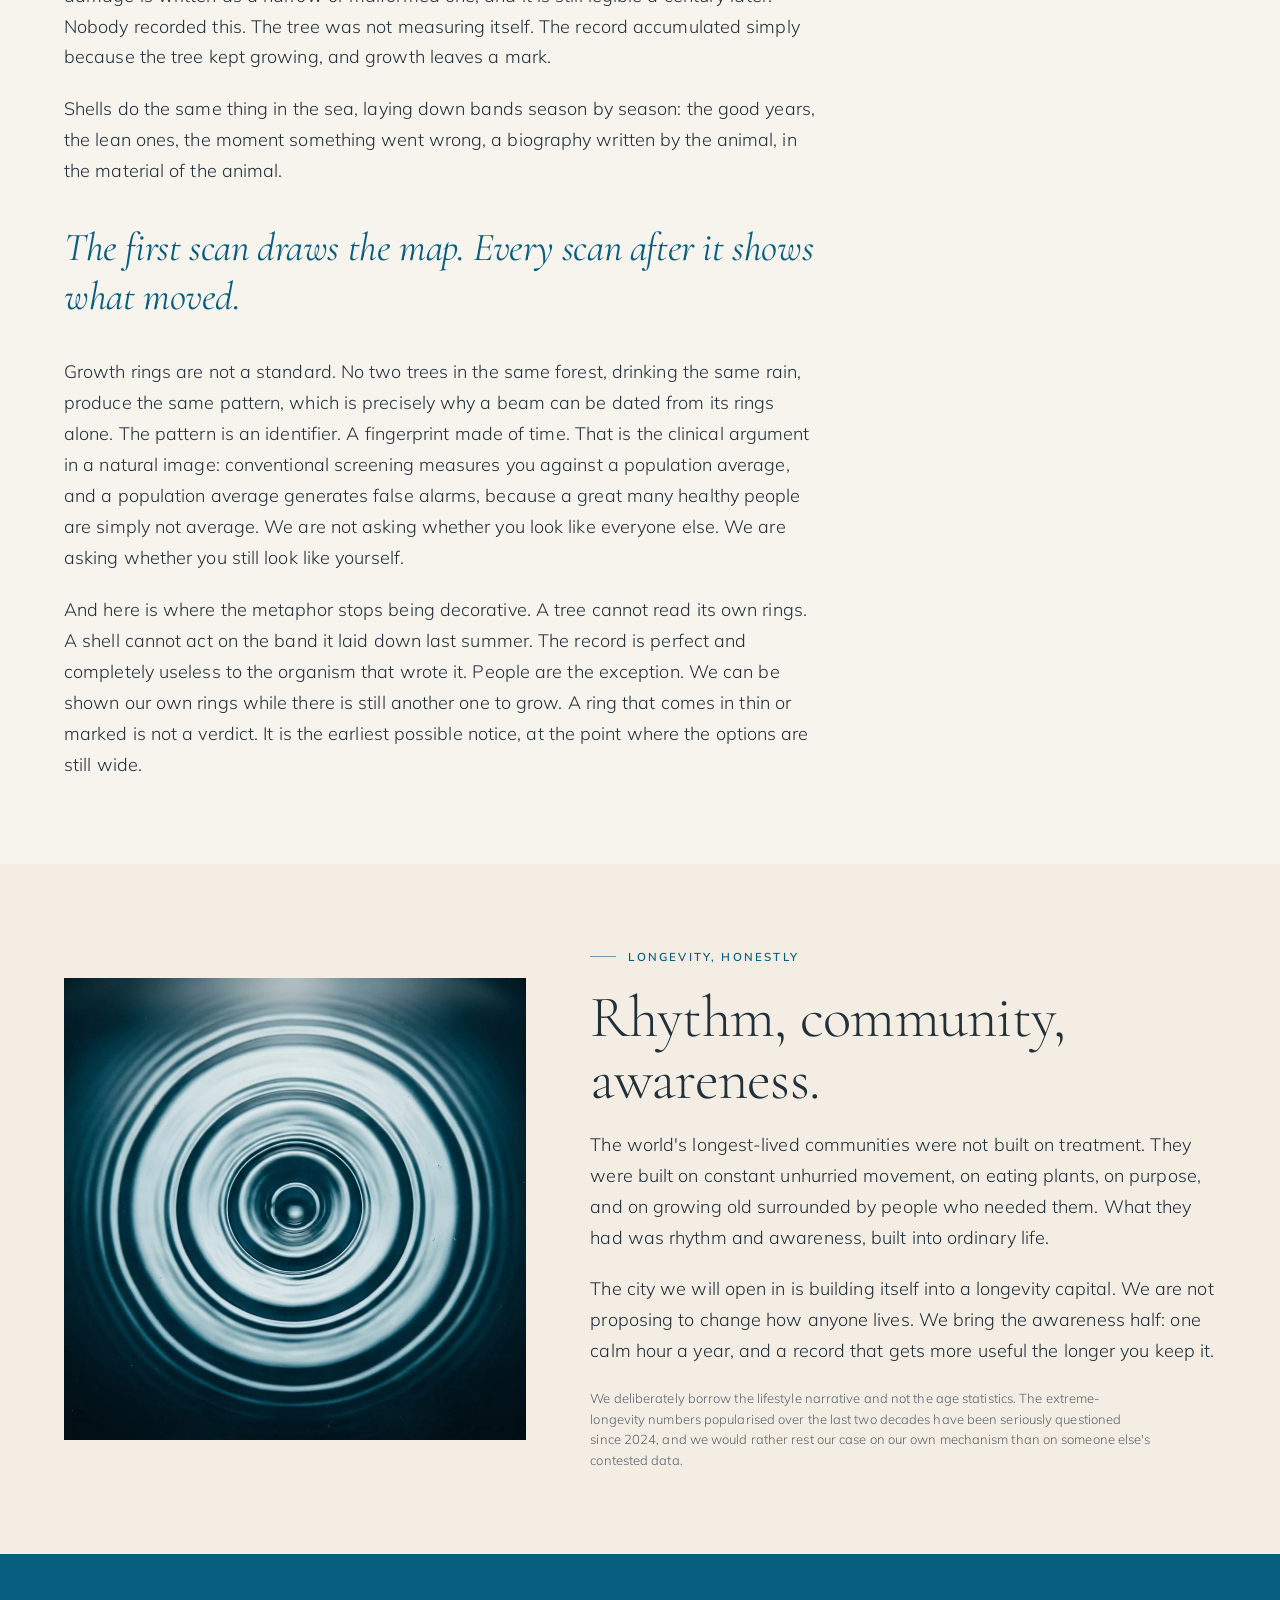
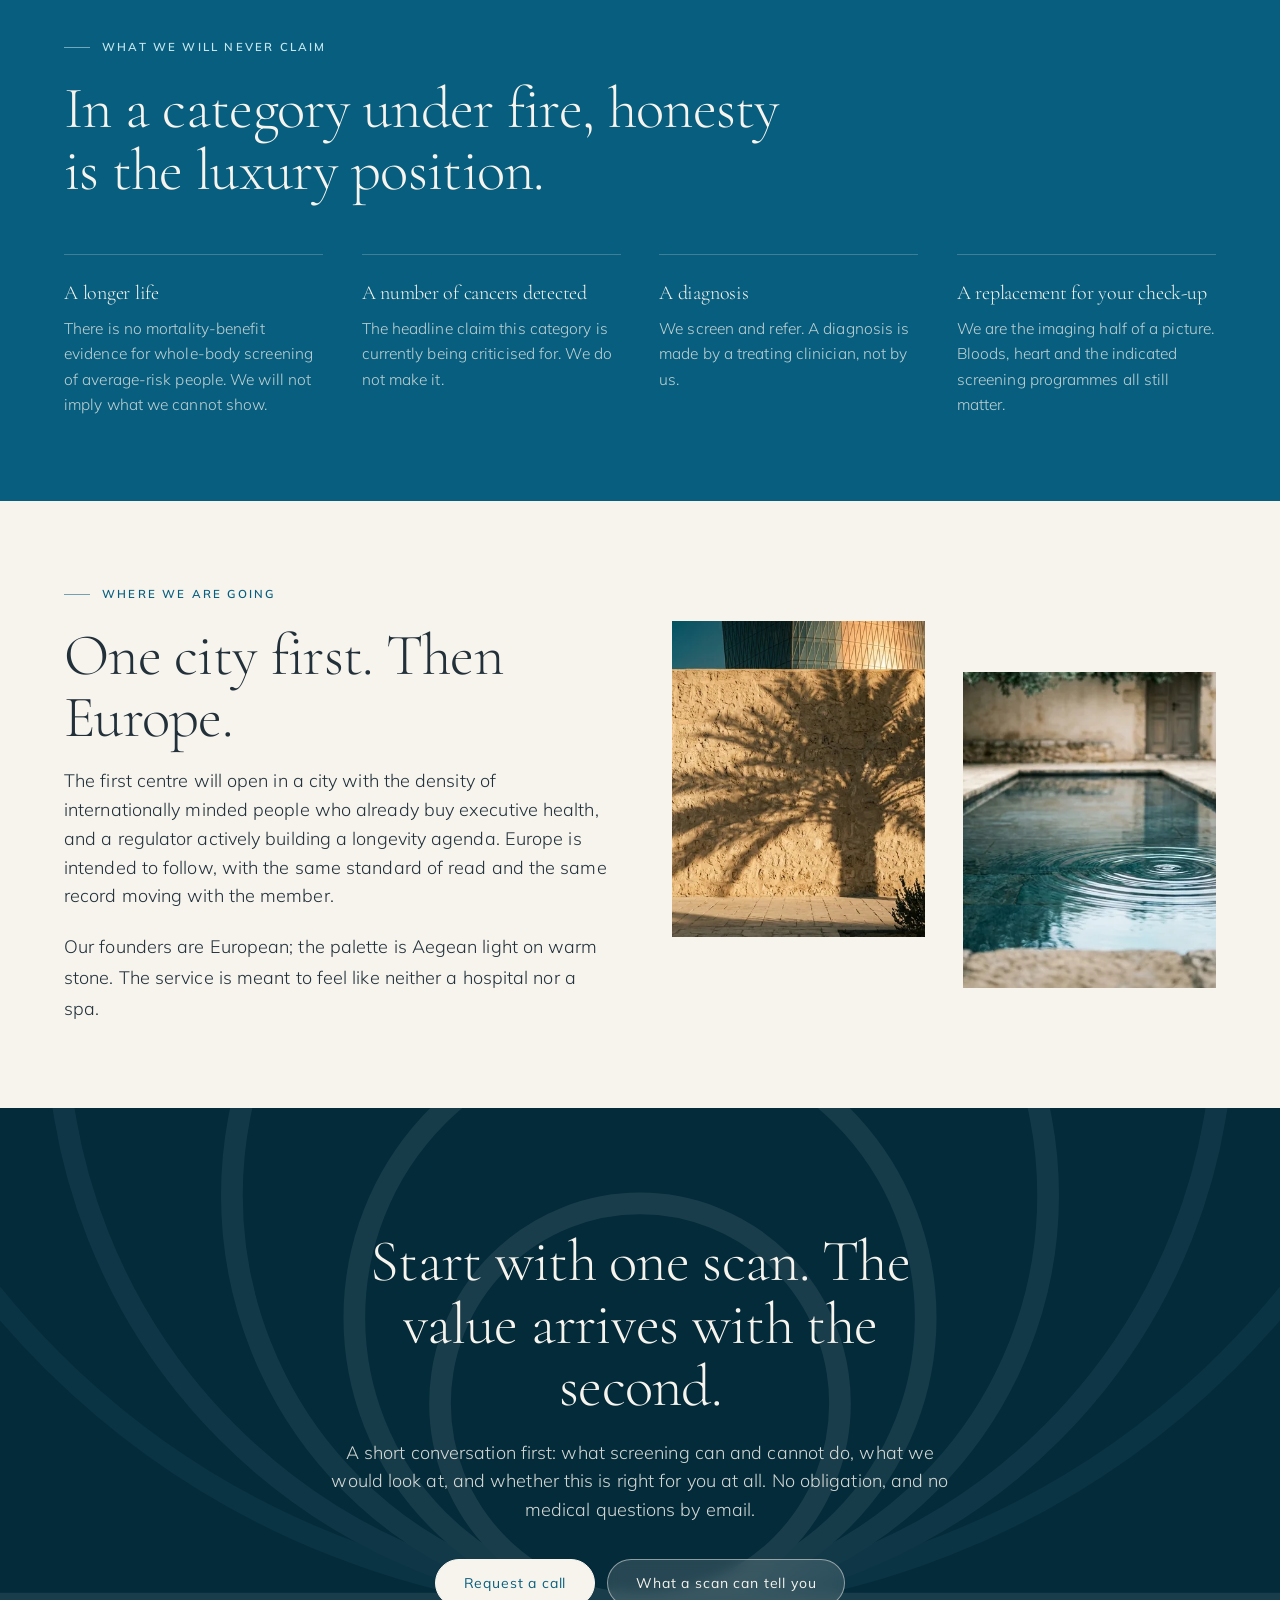
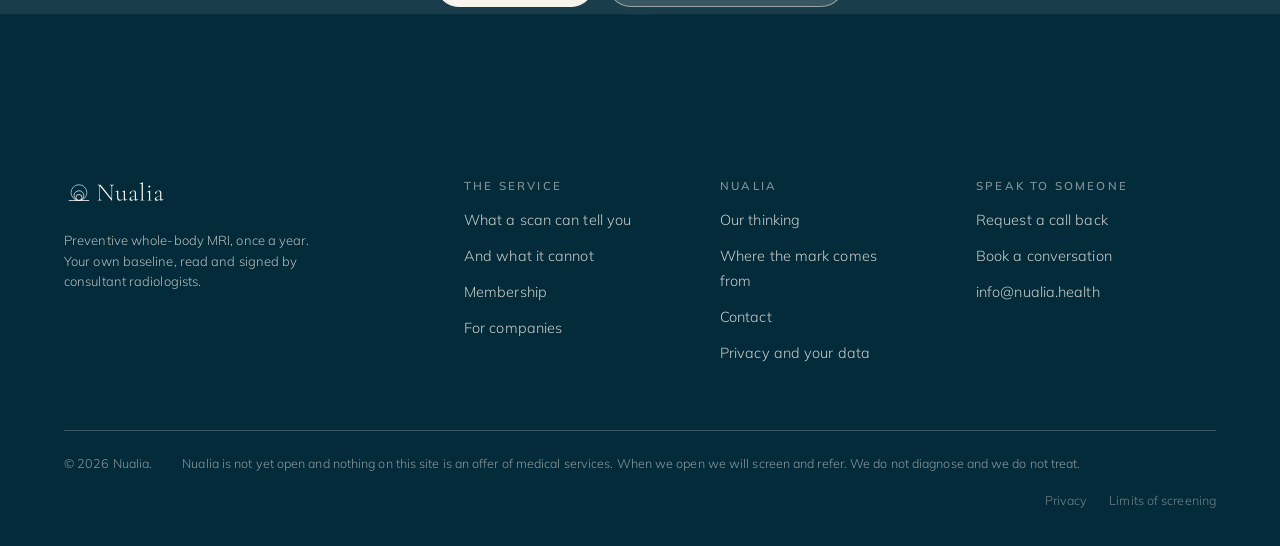
<file: approach.html>
<!doctype html>
<html lang="en">
<head>
<meta charset="utf-8">
<meta name="viewport" content="width=device-width,initial-scale=1">
<title>Our thinking | Nualia</title>
<meta name="description" content="Why a baseline rather than a scan, where the mark comes from, and what we will and will not claim.">
<meta name="robots" content="noindex,nofollow">
<meta property="og:title" content="Our thinking | Nualia">
<meta property="og:description" content="Why a baseline rather than a scan, where the mark comes from, and what we will and will not claim.">
<meta property="og:type" content="website">
<meta name="theme-color" content="#085E7E">
<link rel="icon" href="assets/logo/favicon.svg" type="image/svg+xml">
<link rel="stylesheet" href="assets/css/site.css">
<link rel="stylesheet" href="assets/css/system.css">
</head>
<body data-page="approach">
<div class="demo">Nualia is not open yet. This site describes the service we are building.</div>
<header class="hdr is-stuck">
  <a class="hdr__logo" href="index.html" aria-label="Nualia home">
    <span style="position:relative;display:block">
      <img class="lit" src="assets/logo/wordmark.svg" alt="Nualia">
      <img class="rev" src="assets/logo/wordmark-reversed.svg" alt="" aria-hidden="true">
    </span>
  </a>
  <button class="hdr__burger" aria-label="Menu" aria-expanded="false"><i></i><i></i></button>
  <nav class="hdr__nav"><a href="the-scan.html">The scan</a><a href="membership.html">Membership</a><a href="approach.html">Our thinking</a><a href="contact.html">Contact</a><a class="btn btn--ghost" href="contact.html">Request a call</a></nav>
</header>
<section class="opener">
  <div class="wrap">
    <p class="eyebrow" data-rise>Our thinking</p>
    <h1 class="d1" data-rise="60">Knowing your own body better every year.</h1>
    <p class="lede" data-rise="120">
      Every competitor in this category sells a scan or a snapshot. We think the
      interesting object is the sequence, and that changes what the service is,
      what it costs, and what it is honest to promise.
    </p>
  </div>
</section>
<section class="band"><img src="assets/img/aegean-stone.webp" srcset="assets/img/aegean-stone-sm.webp 900w, assets/img/aegean-stone.webp 1600w" sizes="100vw" alt="Aegean light falling across cut stone" loading="lazy" decoding="async"></section><section class="section" id="ring">
  <div class="wrap" style="max-width:860px">
    <p class="eyebrow" data-rise>Where the mark comes from</p>
    <h2 class="d2" data-rise="60">The oldest way of keeping a record.</h2>
    <p class="lede" style="margin:22px 0 26px" data-rise="100">
      A tree does not keep a diary. It keeps rings.
    </p>
    <p data-rise="120">
      Cut a trunk and the whole life is there in cross-section: one ring for every year
      the tree stood. A generous year is written as a wide, even ring. A year of drought,
      disease or damage is written as a narrow or malformed one, and it is still legible
      a century later. Nobody recorded this. The tree was not measuring itself. The record
      accumulated simply because the tree kept growing, and growth leaves a mark.
    </p>
    <p data-rise="140">
      Shells do the same thing in the sea, laying down bands season by season: the good
      years, the lean ones, the moment something went wrong, a biography written by the
      animal, in the material of the animal.
    </p>
    <p class="pull" style="margin:36px 0" data-rise="160">
      The first scan draws the map. Every scan after it shows what moved.
    </p>
    <p data-rise="180">
      Growth rings are not a standard. No two trees in the same forest, drinking the same
      rain, produce the same pattern, which is precisely why a beam can be dated from its
      rings alone. The pattern is an identifier. A fingerprint made of time. That is the
      clinical argument in a natural image: conventional screening measures you against a
      population average, and a population average generates false alarms, because a great
      many healthy people are simply not average. We are not asking whether you look like
      everyone else. We are asking whether you still look like yourself.
    </p>
    <p data-rise="200">
      And here is where the metaphor stops being decorative. A tree cannot read its own
      rings. A shell cannot act on the band it laid down last summer. The record is
      perfect and completely useless to the organism that wrote it. People are the
      exception. We can be shown our own rings while there is still another one to grow.
      A ring that comes in thin or marked is not a verdict. It is the earliest possible
      notice, at the point where the options are still wide.
    </p>
  </div>
</section><section class="section bg-dune">
  <div class="wrap">
    <div class="split split--wide-r">
      <figure class="figure figure--square zoom" style="margin:0" data-rise>
        <img src="assets/img/ripples.webp" srcset="assets/img/ripples-sm.webp 900w, assets/img/ripples.webp 1600w" sizes="(min-width:900px) 42vw, 100vw" alt="Concentric ripples crossing still water" loading="lazy" decoding="async">
      </figure>
      <div class="stack">
        <p class="eyebrow" data-rise>Longevity, honestly</p>
        <h2 class="d2" data-rise="60">Rhythm, community, awareness.</h2>
        <p data-rise="120">
          The world's longest-lived communities were not built on treatment. They were
          built on constant unhurried movement, on eating plants, on purpose, and on
          growing old surrounded by people who needed them. What they had was rhythm and
          awareness, built into ordinary life.
        </p>
        <p data-rise="150">
          The city we will open in is building itself into a longevity capital. We are not proposing to
          change how anyone lives. We bring the awareness half: one calm hour a year,
          and a record that gets more useful the longer you keep it.
        </p>
        <p class="note" style="margin-top:8px" data-rise="170">
          We deliberately borrow the lifestyle narrative and not the age statistics. The
          extreme-longevity numbers popularised over the last two decades have been
          seriously questioned since 2024, and we would rather rest our case on our own
          mechanism than on someone else's contested data.
        </p>
      </div>
    </div>
  </div>
</section><section class="section bg-lagoon">
  <div class="wrap">
    <div class="intro">
      <p class="eyebrow" data-rise>What we will never claim</p>
      <h2 class="d2" data-rise="60">In a category under fire, honesty is the luxury position.</h2>
    </div>
    <div class="cards cards--4"><div class="card" data-rise="0"><h3 class="d4">A longer life</h3><p>There is no mortality-benefit evidence for whole-body screening of average-risk people. We will not imply what we cannot show.</p></div><div class="card" data-rise="70"><h3 class="d4">A number of cancers detected</h3><p>The headline claim this category is currently being criticised for. We do not make it.</p></div><div class="card" data-rise="140"><h3 class="d4">A diagnosis</h3><p>We screen and refer. A diagnosis is made by a treating clinician, not by us.</p></div><div class="card" data-rise="210"><h3 class="d4">A replacement for your check-up</h3><p>We are the imaging half of a picture. Bloods, heart and the indicated screening programmes all still matter.</p></div></div>
  </div>
</section><section class="section">
  <div class="wrap">
    <div class="split">
      <div class="stack">
        <p class="eyebrow" data-rise>Where we are going</p>
        <h2 class="d2" data-rise="60">One city first. Then Europe.</h2>
        <p class="lede" data-rise="120">
          The first centre will open in a city with the density of internationally minded
          people who already buy executive health, and a regulator actively building a
          longevity agenda. Europe is intended to follow, with the same standard of read and the same
          record moving with the member.
        </p>
        <p data-rise="150">
          Our founders are European; the palette is Aegean light on warm stone. The
          service is meant to feel like neither a hospital nor a spa.
        </p>
      </div>
      <div class="cards cards--2 swipe" data-rise="90">
        <figure class="figure figure--tall zoom" style="margin:0"><img src="assets/img/palm-wall.webp" srcset="assets/img/palm-wall-sm.webp 900w, assets/img/palm-wall.webp 1600w" sizes="(min-width:900px) 24vw, 50vw" alt="A palm shadow across a stone wall at golden hour" loading="lazy" decoding="async"></figure>
        <figure class="figure figure--tall zoom" style="margin:0;margin-top:clamp(20px,4vw,56px)"><img src="assets/img/courtyard-water.webp" srcset="assets/img/courtyard-water-sm.webp 900w, assets/img/courtyard-water.webp 1600w" sizes="(min-width:900px) 24vw, 50vw" alt="Still water in a shaded courtyard" loading="lazy" decoding="async"></figure>
      </div>
    </div>
  </div>
</section><section class="section bg-deep bleed">
  <img class="bleed__mark" src="assets/logo/mark-reversed.svg" alt="" aria-hidden="true">
  <div class="wrap centred" style="position:relative;max-width:760px">
    <p class="eyebrow centred" data-rise>Begin</p>
    <h2 class="d2" data-rise="60">Start with one scan. The value arrives with the second.</h2>
    <p class="lede" style="color:rgba(247,244,238,.85);margin-top:20px" data-rise="120">
      A short conversation first: what screening can and cannot do, what we would look at,
      and whether this is right for you at all. No obligation, and no medical questions by email.
    </p>
    <div class="btns" style="justify-content:center;margin-top:34px" data-rise="180">
      <a class="btn btn--light" href="contact.html">Request a call</a>
      <a class="btn btn--onhero" href="the-scan.html">What a scan can tell you</a>
    </div>
  </div>
</section>
<footer class="ftr">
  <div class="wrap">
    <div class="ftr__top">
      <div class="ftr__logo">
        <img src="assets/logo/wordmark-reversed.svg" alt="Nualia">
        <p class="small" style="color:rgba(247,244,238,.72);max-width:34ch">
          Preventive whole-body MRI, once a year. Your own baseline, read and signed
          by consultant radiologists.
        </p>
      </div>
      <div>
        <h4>The service</h4>
        <ul>
          <li><a href="the-scan.html">What a scan can tell you</a></li>
          <li><a href="the-scan.html#limits">And what it cannot</a></li>
          <li><a href="membership.html">Membership</a></li>
          <li><a href="membership.html#corporate">For companies</a></li>
        </ul>
      </div>
      <div>
        <h4>Nualia</h4>
        <ul>
          <li><a href="approach.html">Our thinking</a></li>
          <li><a href="approach.html#ring">Where the mark comes from</a></li>
          <li><a href="contact.html">Contact</a></li>
          <li><a href="privacy.html">Privacy and your data</a></li>
        </ul>
      </div>
      <div>
        <h4>Speak to someone</h4>
        <ul>
          <li><a href="contact.html">Request a call back</a></li>
          <li><a href="contact.html#book">Book a conversation</a></li>
          <li><a href="mailto:info@nualia.health">info@nualia.health</a></li>
        </ul>
      </div>
    </div>
    <div class="ftr__bottom">
      <span>&copy; 2026 Nualia.</span>
      <span>Nualia is not yet open and nothing on this site is an offer of medical services. When we open we will screen and refer. We do not diagnose and we do not treat.</span>
      <nav>
        <a href="privacy.html">Privacy</a>
        <a href="the-scan.html#limits">Limits of screening</a>
      </nav>
    </div>
  </div>
</footer>
<script src="assets/js/site.js" defer></script>
<script src="assets/js/enhance.js" defer></script>
</body>
</html>
</file>
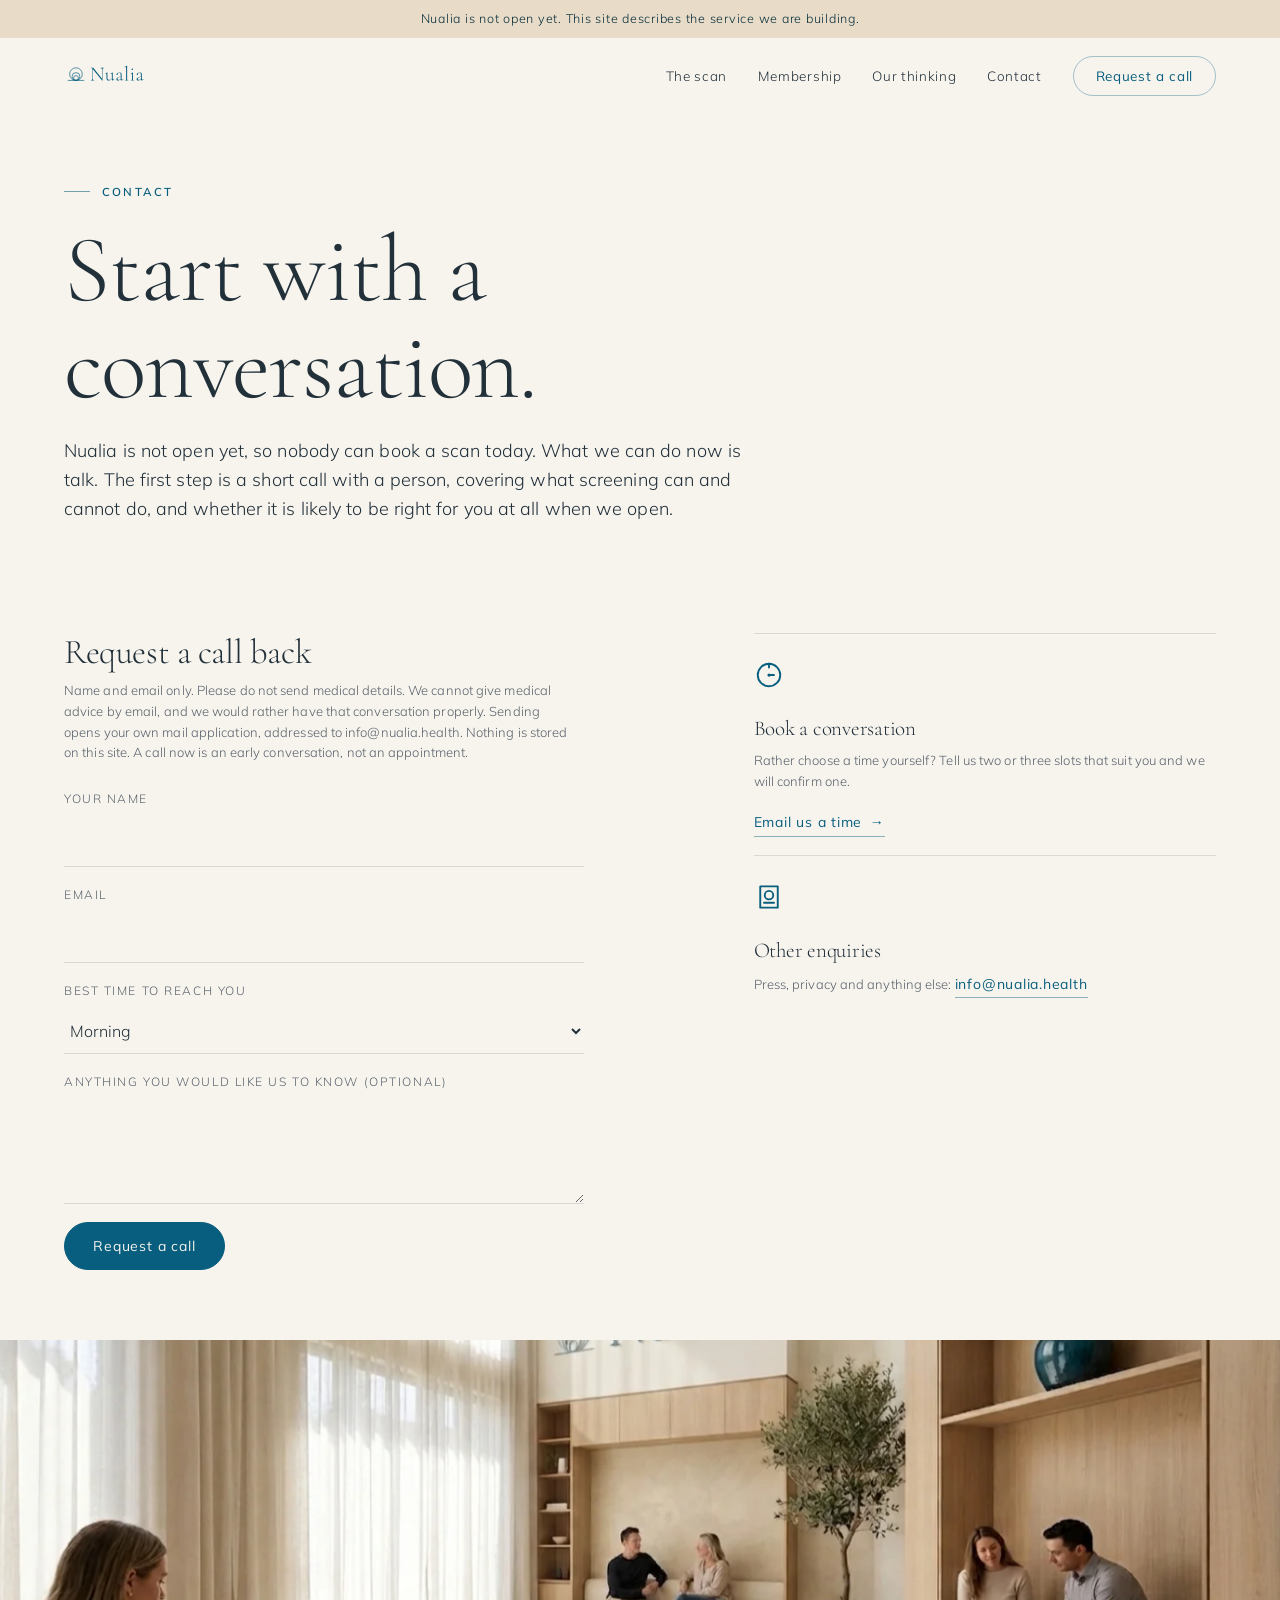
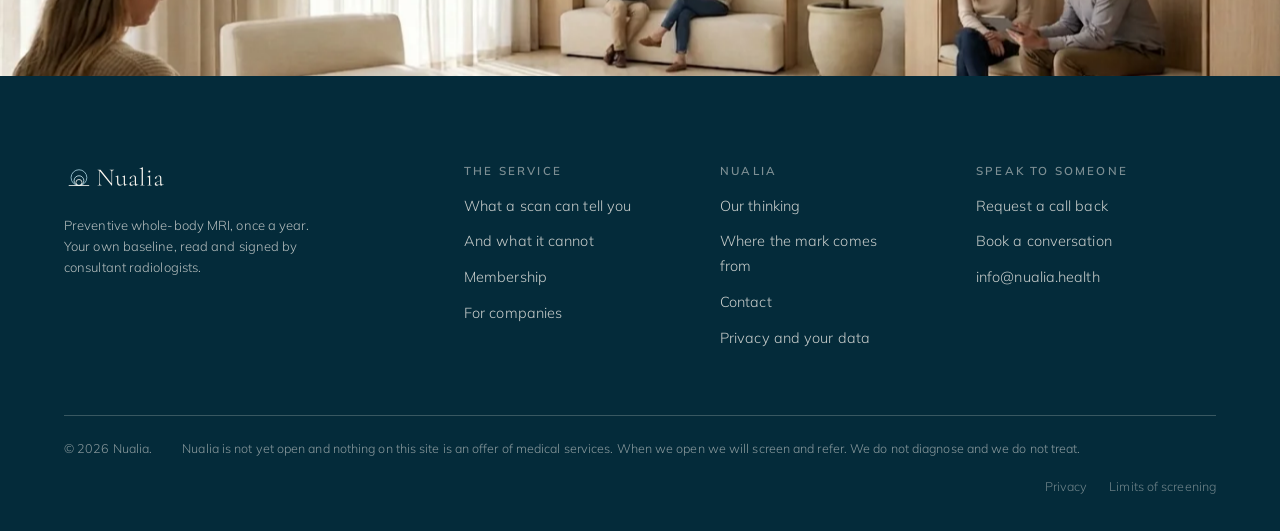
<file: contact.html>
<!doctype html>
<html lang="en">
<head>
<meta charset="utf-8">
<meta name="viewport" content="width=device-width,initial-scale=1">
<title>Contact | Nualia</title>
<meta name="description" content="Request a call, book a conversation, or message us.">
<meta name="robots" content="noindex,nofollow">
<meta property="og:title" content="Contact | Nualia">
<meta property="og:description" content="Request a call, book a conversation, or message us.">
<meta property="og:type" content="website">
<meta name="theme-color" content="#085E7E">
<link rel="icon" href="assets/logo/favicon.svg" type="image/svg+xml">
<link rel="stylesheet" href="assets/css/site.css">
<link rel="stylesheet" href="assets/css/system.css">
</head>
<body data-page="contact">
<div class="demo">Nualia is not open yet. This site describes the service we are building.</div>
<header class="hdr is-stuck">
  <a class="hdr__logo" href="index.html" aria-label="Nualia home">
    <span style="position:relative;display:block">
      <img class="lit" src="assets/logo/wordmark.svg" alt="Nualia">
      <img class="rev" src="assets/logo/wordmark-reversed.svg" alt="" aria-hidden="true">
    </span>
  </a>
  <button class="hdr__burger" aria-label="Menu" aria-expanded="false"><i></i><i></i></button>
  <nav class="hdr__nav"><a href="the-scan.html">The scan</a><a href="membership.html">Membership</a><a href="approach.html">Our thinking</a><a href="contact.html">Contact</a><a class="btn btn--ghost" href="contact.html">Request a call</a></nav>
</header>
<section class="opener">
  <div class="wrap">
    <p class="eyebrow" data-rise>Contact</p>
    <h1 class="d1" data-rise="60">Start with a conversation.</h1>
    <p class="lede" data-rise="120">
      Nualia is not open yet, so nobody can book a scan today. What we can do now is talk. The
      first step is a short call with a person, covering what screening can and cannot do,
      and whether it is likely to be right for you at all when we open.
    </p>
  </div>
</section><section class="section section--tight">
  <div class="wrap">
    <div class="split split--wide-l">
      <div>
        <h2 class="d3" style="margin-bottom:8px" data-rise>Request a call back</h2>
        <p class="small quiet" style="margin-bottom:26px" data-rise="40">
          Name and email only. Please do not send medical details. We cannot give medical
          advice by email, and we would rather have that conversation properly. Sending opens
          your own mail application, addressed to info@nualia.health. Nothing is stored on this site.
          A call now is an early conversation, not an appointment.
        </p>
        <form class="form" data-mailto="info@nualia.health" data-rise="80">
          <div class="field"><label for="n">Your name</label><input id="n" name="name" required autocomplete="name"></div>
          <div class="field"><label for="e">Email</label><input id="e" type="email" name="email" required autocomplete="email"></div>
          <div class="field"><label for="t">Best time to reach you</label>
            <select id="t" name="when"><option>Morning</option><option>Afternoon</option><option>Evening</option></select></div>
          <div class="field"><label for="m">Anything you would like us to know (optional)</label><textarea id="m" name="msg"></textarea></div>
          <button class="btn" type="submit" style="justify-self:start">Request a call</button>
          <p class="callout form__done" hidden>Your mail application should now be open with the message ready to send. If nothing happened, write to <a class="lnk" href="mailto:info@nualia.health">info@nualia.health</a> directly.</p>
        </form>
      </div>
      <div class="stack" style="align-self:start">
        <div id="book" style="padding-top:26px;border-top:1px solid var(--hair)" data-rise="60">
          <span class="icon" style="--is:30px" aria-hidden="true"><svg xmlns="http://www.w3.org/2000/svg" viewBox="0 0 24 24" fill="none" stroke="currentColor" color="currentColor" stroke-width="1.5" stroke-linecap="round" stroke-linejoin="round"><circle cx="12" cy="12" r="9"/><line x1="12" y1="3" x2="12" y2="6"/><circle cx="12" cy="12" r="1.3" fill="currentColor" stroke="none"/><line x1="12" y1="12" x2="16" y2="12"/></svg></span>
          <h3 class="d4" style="margin:16px 0 8px">Book a conversation</h3>
          <p class="small quiet">Rather choose a time yourself? Tell us two or three slots that suit you and we will confirm one.</p>
          <p style="margin-top:14px"><a class="lnk" href="mailto:info@nualia.health?subject=Arranging%20a%20time">Email us a time <span class="arw">&rarr;</span></a></p>
        </div>
        <div style="padding-top:26px;border-top:1px solid var(--hair)" data-rise="180">
          <span class="icon" style="--is:30px" aria-hidden="true"><svg xmlns="http://www.w3.org/2000/svg" viewBox="0 0 24 24" fill="none" stroke="currentColor" color="currentColor" stroke-width="1.5" stroke-linecap="round" stroke-linejoin="round"><path d="M 5 3.5 L 19 3.5 L 19 20.5 L 5 20.5 Z"/><circle cx="12" cy="10.5" r="3.4"/><line x1="8" y1="16.6" x2="16" y2="16.6"/></svg></span>
          <h3 class="d4" style="margin:16px 0 8px">Other enquiries</h3>
          <p class="small quiet">
            Press, privacy and anything else: <a class="lnk" href="mailto:info@nualia.health">info@nualia.health</a>
          </p>
        </div>
      </div>
    </div>
  </div>
</section>
<section class="band" style="height:clamp(240px,38vh,420px)"><img src="assets/img/lounge.webp" srcset="assets/img/lounge-sm.webp 900w, assets/img/lounge.webp 1600w" sizes="100vw" alt="The lounge, lightly occupied, with the Nualia mark on the wall" loading="lazy" decoding="async"></section><footer class="ftr">
  <div class="wrap">
    <div class="ftr__top">
      <div class="ftr__logo">
        <img src="assets/logo/wordmark-reversed.svg" alt="Nualia">
        <p class="small" style="color:rgba(247,244,238,.72);max-width:34ch">
          Preventive whole-body MRI, once a year. Your own baseline, read and signed
          by consultant radiologists.
        </p>
      </div>
      <div>
        <h4>The service</h4>
        <ul>
          <li><a href="the-scan.html">What a scan can tell you</a></li>
          <li><a href="the-scan.html#limits">And what it cannot</a></li>
          <li><a href="membership.html">Membership</a></li>
          <li><a href="membership.html#corporate">For companies</a></li>
        </ul>
      </div>
      <div>
        <h4>Nualia</h4>
        <ul>
          <li><a href="approach.html">Our thinking</a></li>
          <li><a href="approach.html#ring">Where the mark comes from</a></li>
          <li><a href="contact.html">Contact</a></li>
          <li><a href="privacy.html">Privacy and your data</a></li>
        </ul>
      </div>
      <div>
        <h4>Speak to someone</h4>
        <ul>
          <li><a href="contact.html">Request a call back</a></li>
          <li><a href="contact.html#book">Book a conversation</a></li>
          <li><a href="mailto:info@nualia.health">info@nualia.health</a></li>
        </ul>
      </div>
    </div>
    <div class="ftr__bottom">
      <span>&copy; 2026 Nualia.</span>
      <span>Nualia is not yet open and nothing on this site is an offer of medical services. When we open we will screen and refer. We do not diagnose and we do not treat.</span>
      <nav>
        <a href="privacy.html">Privacy</a>
        <a href="the-scan.html#limits">Limits of screening</a>
      </nav>
    </div>
  </div>
</footer>
<script src="assets/js/site.js" defer></script>
<script src="assets/js/enhance.js" defer></script>
</body>
</html>
</file>
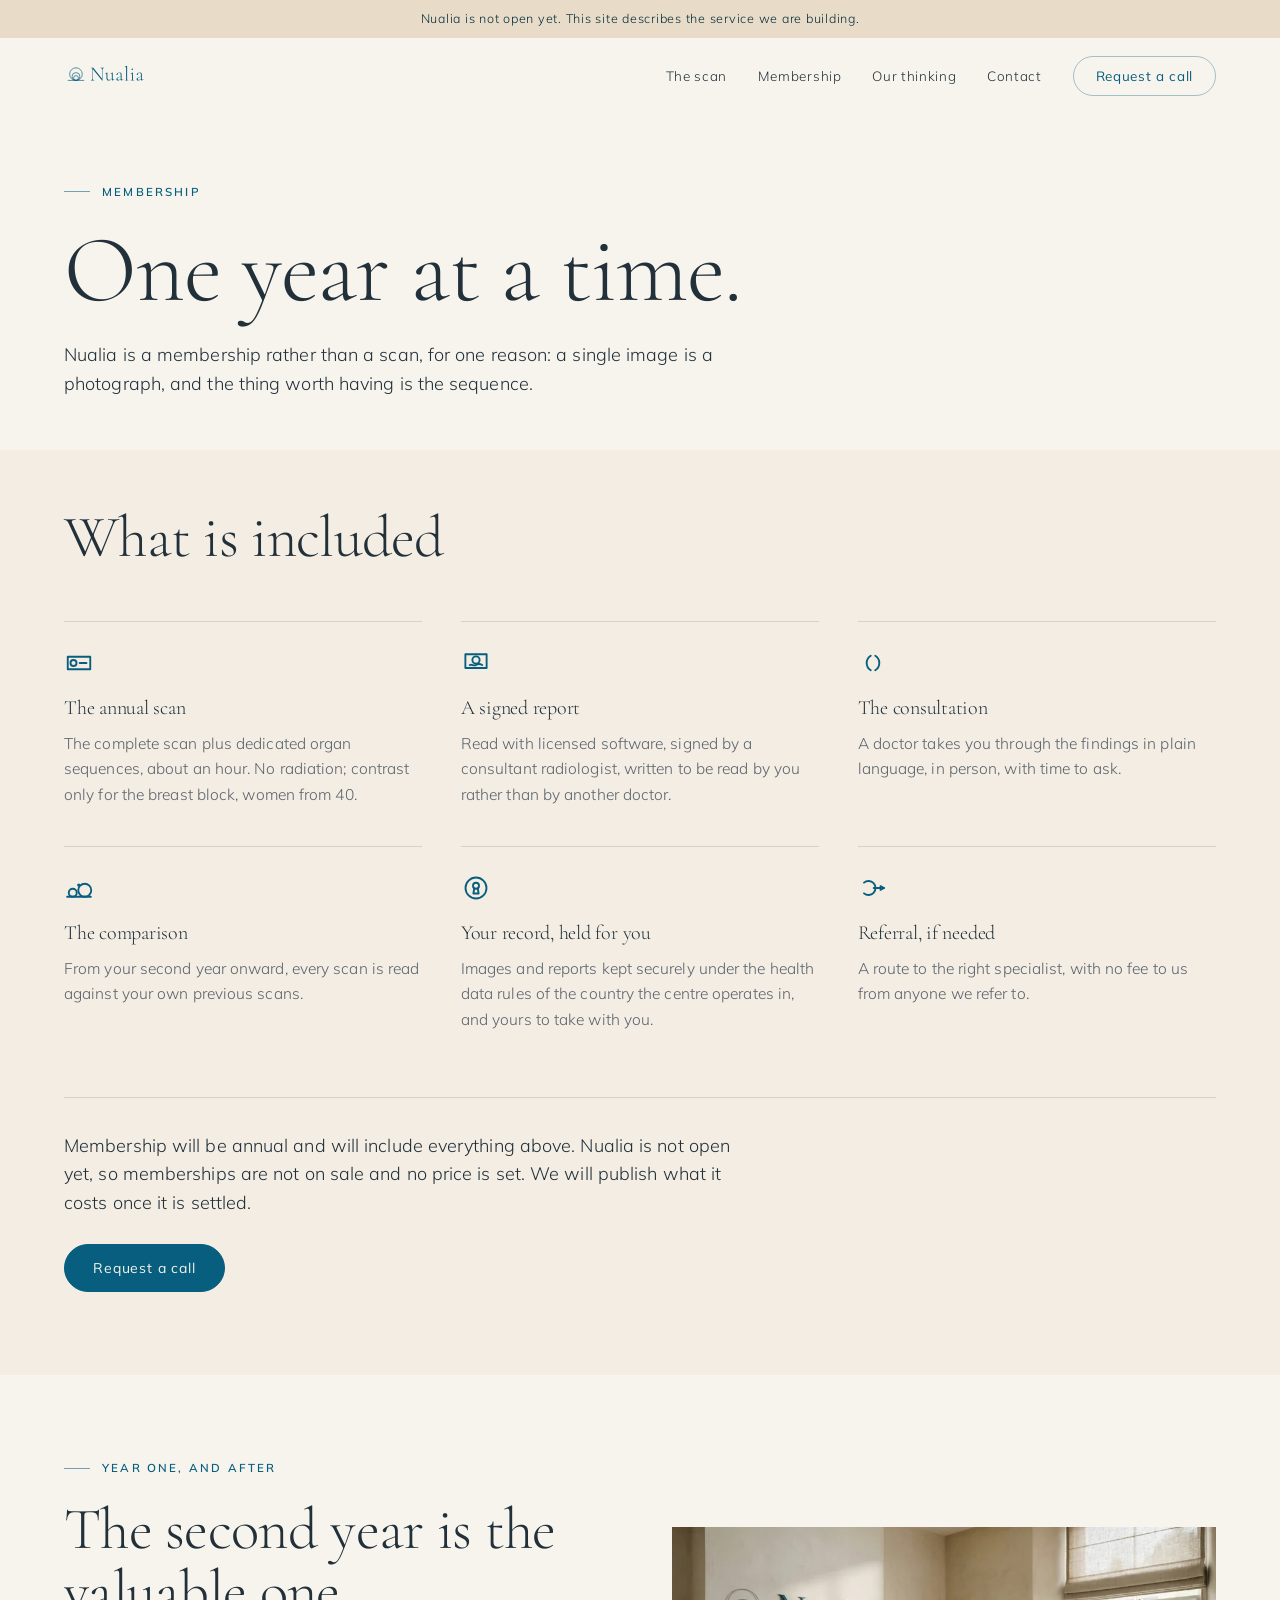
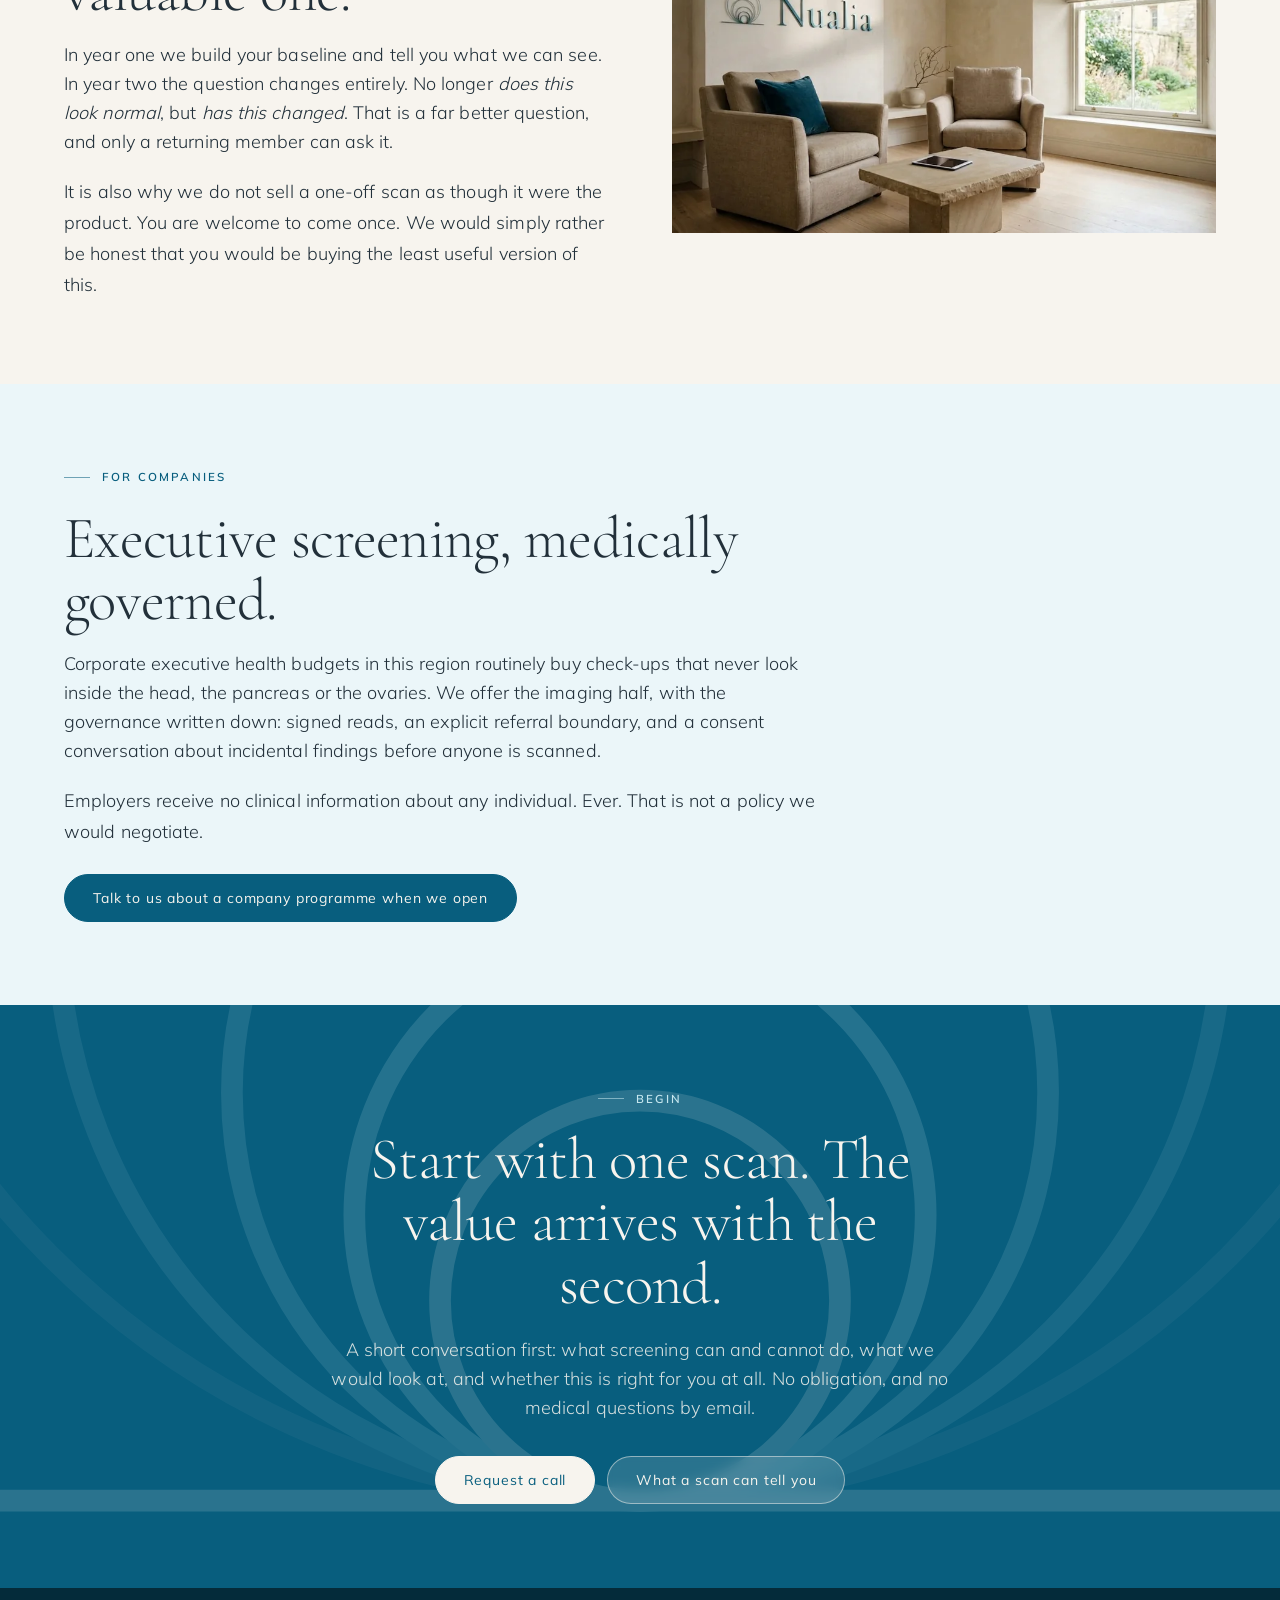
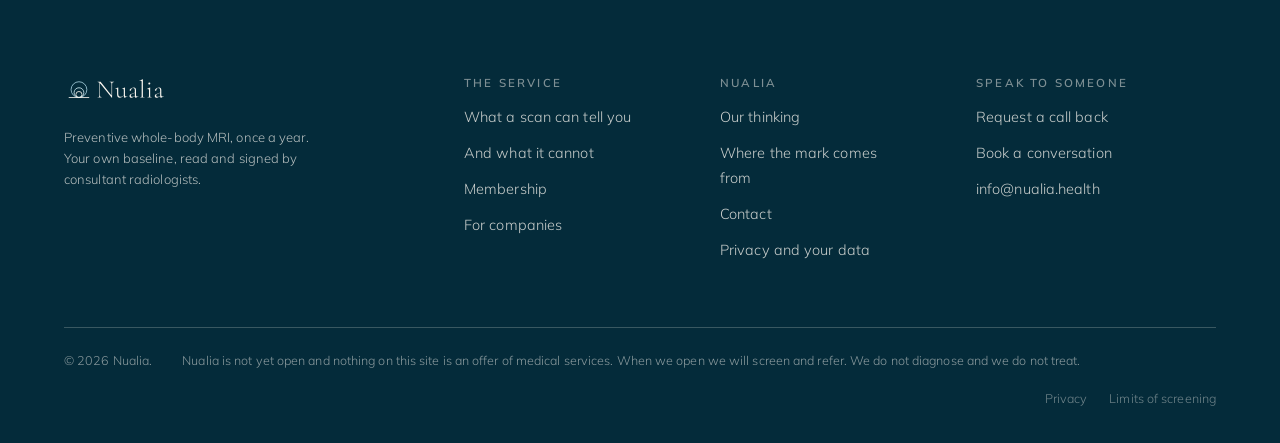
<file: membership.html>
<!doctype html>
<html lang="en">
<head>
<meta charset="utf-8">
<meta name="viewport" content="width=device-width,initial-scale=1">
<title>Membership | Nualia</title>
<meta name="description" content="Annual membership: the scan, the signed report, the consultation, and the comparison with every year before it.">
<meta name="robots" content="noindex,nofollow">
<meta property="og:title" content="Membership | Nualia">
<meta property="og:description" content="Annual membership: the scan, the signed report, the consultation, and the comparison with every year before it.">
<meta property="og:type" content="website">
<meta name="theme-color" content="#085E7E">
<link rel="icon" href="assets/logo/favicon.svg" type="image/svg+xml">
<link rel="stylesheet" href="assets/css/site.css">
<link rel="stylesheet" href="assets/css/system.css">
</head>
<body data-page="membership">
<div class="demo">Nualia is not open yet. This site describes the service we are building.</div>
<header class="hdr is-stuck">
  <a class="hdr__logo" href="index.html" aria-label="Nualia home">
    <span style="position:relative;display:block">
      <img class="lit" src="assets/logo/wordmark.svg" alt="Nualia">
      <img class="rev" src="assets/logo/wordmark-reversed.svg" alt="" aria-hidden="true">
    </span>
  </a>
  <button class="hdr__burger" aria-label="Menu" aria-expanded="false"><i></i><i></i></button>
  <nav class="hdr__nav"><a href="the-scan.html">The scan</a><a href="membership.html">Membership</a><a href="approach.html">Our thinking</a><a href="contact.html">Contact</a><a class="btn btn--ghost" href="contact.html">Request a call</a></nav>
</header>
<section class="opener">
  <div class="wrap">
    <p class="eyebrow" data-rise>Membership</p>
    <h1 class="d1" data-rise="60">One year at a time.</h1>
    <p class="lede" data-rise="120">
      Nualia is a membership rather than a scan, for one reason: a single image is a
      photograph, and the thing worth having is the sequence.
    </p>
  </div>
</section><section class="section bg-dune">
  <div class="wrap">
    <h2 class="d2" style="margin-bottom:clamp(30px,4vw,52px)" data-rise>What is included</h2>
    <div class="cards cards--3"><div class="card" data-rise="0"><span class="icon" style="--is:30px" aria-hidden="true"><svg xmlns="http://www.w3.org/2000/svg" viewBox="0 0 24 24" fill="none" stroke="currentColor" color="currentColor" stroke-width="1.5" stroke-linecap="round" stroke-linejoin="round"><path d="M 3 7 L 21 7 L 21 17 L 3 17 Z"/><circle cx="7.6" cy="12" r="2.4"/><line x1="12.5" y1="12" x2="18" y2="12"/></svg></span><h3>The annual scan</h3><p>The complete scan plus dedicated organ sequences, about an hour. No radiation; contrast only for the breast block, women from 40.</p></div><div class="card" data-rise="60"><span class="icon" style="--is:30px" aria-hidden="true"><svg xmlns="http://www.w3.org/2000/svg" viewBox="0 0 24 24" fill="none" stroke="currentColor" color="currentColor" stroke-width="1.5" stroke-linecap="round" stroke-linejoin="round"><path d="M 3.5 5 L 20.5 5 L 20.5 16 L 3.5 16 Z"/><circle cx="12" cy="9.6" r="2.9"/><path d="M 7 13.6 C 8.8 12.6, 10.2 14.8, 12 13.6 S 15.2 12.6, 17 13.6"/></svg></span><h3>A signed report</h3><p>Read with licensed software, signed by a consultant radiologist, written to be read by you rather than by another doctor.</p></div><div class="card" data-rise="120"><span class="icon" style="--is:30px" aria-hidden="true"><svg xmlns="http://www.w3.org/2000/svg" viewBox="0 0 24 24" fill="none" stroke="currentColor" color="currentColor" stroke-width="1.5" stroke-linecap="round" stroke-linejoin="round"><path d="M 10.2 6.2 A 6.8 6.8 0 0 0 10.2 17.8"/><path d="M 13.8 6.2 A 6.8 6.8 0 0 1 13.8 17.8"/></svg></span><h3>The consultation</h3><p>A doctor takes you through the findings in plain language, in person, with time to ask.</p></div><div class="card" data-rise="180"><span class="icon" style="--is:30px" aria-hidden="true"><svg xmlns="http://www.w3.org/2000/svg" viewBox="0 0 24 24" fill="none" stroke="currentColor" color="currentColor" stroke-width="1.5" stroke-linecap="round" stroke-linejoin="round"><line x1="2.5" y1="19" x2="21.5" y2="19"/><circle cx="7.0" cy="15.8" r="3.2"/><circle cx="16.6" cy="13.8" r="5.2"/><circle cx="11.8" cy="9.6" r="1.3" fill="currentColor" stroke="none"/></svg></span><h3>The comparison</h3><p>From your second year onward, every scan is read against your own previous scans.</p></div><div class="card" data-rise="240"><span class="icon" style="--is:30px" aria-hidden="true"><svg xmlns="http://www.w3.org/2000/svg" viewBox="0 0 24 24" fill="none" stroke="currentColor" color="currentColor" stroke-width="1.5" stroke-linecap="round" stroke-linejoin="round"><circle cx="12" cy="12" r="8.4"/><circle cx="12" cy="10.2" r="2.4"/><path d="M 10.6 12.4 L 9.9 16.4 L 14.1 16.4 L 13.4 12.4"/></svg></span><h3>Your record, held for you</h3><p>Images and reports kept securely under the health data rules of the country the centre operates in, and yours to take with you.</p></div><div class="card" data-rise="300"><span class="icon" style="--is:30px" aria-hidden="true"><svg xmlns="http://www.w3.org/2000/svg" viewBox="0 0 24 24" fill="none" stroke="currentColor" color="currentColor" stroke-width="1.5" stroke-linecap="round" stroke-linejoin="round"><path d="M 4.80 16.29 A 5.6 5.6 0 1 0 4.80 7.71"/><line x1="12.6" y1="12" x2="20.8" y2="12"/><path d="M 17.97 13.50 L 20.80 12.00 L 17.97 10.50"/></svg></span><h3>Referral, if needed</h3><p>A route to the right specialist, with no fee to us from anyone we refer to.</p></div></div>
    <div style="margin-top:clamp(40px,5vw,70px);padding-top:34px;border-top:1px solid var(--hair)" data-rise>
      <p class="lede" style="margin:0">Membership will be annual and will include everything above. Nualia is not open yet, so memberships are not on sale and no price is set. We will publish what it costs once it is settled.</p>
      <div class="btns" style="margin-top:26px"><a class="btn" href="contact.html">Request a call</a></div>
    </div>
  </div>
</section><section class="section">
  <div class="wrap">
    <div class="split">
      <div class="stack">
        <p class="eyebrow" data-rise>Year one, and after</p>
        <h2 class="d2" data-rise="60">The second year is the valuable one.</h2>
        <p class="lede" data-rise="120">
          In year one we build your baseline and tell you what we can see. In year two
          the question changes entirely. No longer <em>does this look normal</em>, but
          <em>has this changed</em>. That is a far better question, and only a returning
          member can ask it.
        </p>
        <p data-rise="150">
          It is also why we do not sell a one-off scan as though it were the product.
          You are welcome to come once. We would simply rather be honest that you would
          be buying the least useful version of this.
        </p>
      </div>
      <figure class="figure figure--wide zoom" style="margin:0" data-rise="90">
        <img src="assets/img/consultation.webp" srcset="assets/img/consultation-sm.webp 900w, assets/img/consultation.webp 1600w" sizes="(min-width:900px) 46vw, 100vw" alt="A consultation room with daylight and the Nualia mark on the wall" loading="lazy" decoding="async">
      </figure>
    </div>
  </div>
</section><section class="section bg-sky" id="corporate">
  <div class="wrap" style="max-width:820px">
    <p class="eyebrow" data-rise>For companies</p>
    <h2 class="d2" data-rise="60">Executive screening, medically governed.</h2>
    <p class="lede" style="margin-top:18px" data-rise="120">
      Corporate executive health budgets in this region routinely buy check-ups that
      never look inside the head, the pancreas or the ovaries. We offer the imaging half,
      with the governance written down: signed reads, an explicit referral boundary,
      and a consent conversation about incidental findings before anyone is scanned.
    </p>
    <p data-rise="150">
      Employers receive no clinical information about any individual. Ever. That is not
      a policy we would negotiate.
    </p>
    <div class="btns" style="margin-top:26px" data-rise="180">
      <a class="btn" href="contact.html">Talk to us about a company programme when we open</a>
    </div>
  </div>
</section><section class="section bg-lagoon bleed">
  <img class="bleed__mark" src="assets/logo/mark-reversed.svg" alt="" aria-hidden="true">
  <div class="wrap centred" style="position:relative;max-width:760px">
    <p class="eyebrow centred" data-rise>Begin</p>
    <h2 class="d2" data-rise="60">Start with one scan. The value arrives with the second.</h2>
    <p class="lede" style="color:rgba(247,244,238,.85);margin-top:20px" data-rise="120">
      A short conversation first: what screening can and cannot do, what we would look at,
      and whether this is right for you at all. No obligation, and no medical questions by email.
    </p>
    <div class="btns" style="justify-content:center;margin-top:34px" data-rise="180">
      <a class="btn btn--light" href="contact.html">Request a call</a>
      <a class="btn btn--onhero" href="the-scan.html">What a scan can tell you</a>
    </div>
  </div>
</section>
<footer class="ftr">
  <div class="wrap">
    <div class="ftr__top">
      <div class="ftr__logo">
        <img src="assets/logo/wordmark-reversed.svg" alt="Nualia">
        <p class="small" style="color:rgba(247,244,238,.72);max-width:34ch">
          Preventive whole-body MRI, once a year. Your own baseline, read and signed
          by consultant radiologists.
        </p>
      </div>
      <div>
        <h4>The service</h4>
        <ul>
          <li><a href="the-scan.html">What a scan can tell you</a></li>
          <li><a href="the-scan.html#limits">And what it cannot</a></li>
          <li><a href="membership.html">Membership</a></li>
          <li><a href="membership.html#corporate">For companies</a></li>
        </ul>
      </div>
      <div>
        <h4>Nualia</h4>
        <ul>
          <li><a href="approach.html">Our thinking</a></li>
          <li><a href="approach.html#ring">Where the mark comes from</a></li>
          <li><a href="contact.html">Contact</a></li>
          <li><a href="privacy.html">Privacy and your data</a></li>
        </ul>
      </div>
      <div>
        <h4>Speak to someone</h4>
        <ul>
          <li><a href="contact.html">Request a call back</a></li>
          <li><a href="contact.html#book">Book a conversation</a></li>
          <li><a href="mailto:info@nualia.health">info@nualia.health</a></li>
        </ul>
      </div>
    </div>
    <div class="ftr__bottom">
      <span>&copy; 2026 Nualia.</span>
      <span>Nualia is not yet open and nothing on this site is an offer of medical services. When we open we will screen and refer. We do not diagnose and we do not treat.</span>
      <nav>
        <a href="privacy.html">Privacy</a>
        <a href="the-scan.html#limits">Limits of screening</a>
      </nav>
    </div>
  </div>
</footer>
<script src="assets/js/site.js" defer></script>
<script src="assets/js/enhance.js" defer></script>
</body>
</html>
</file>
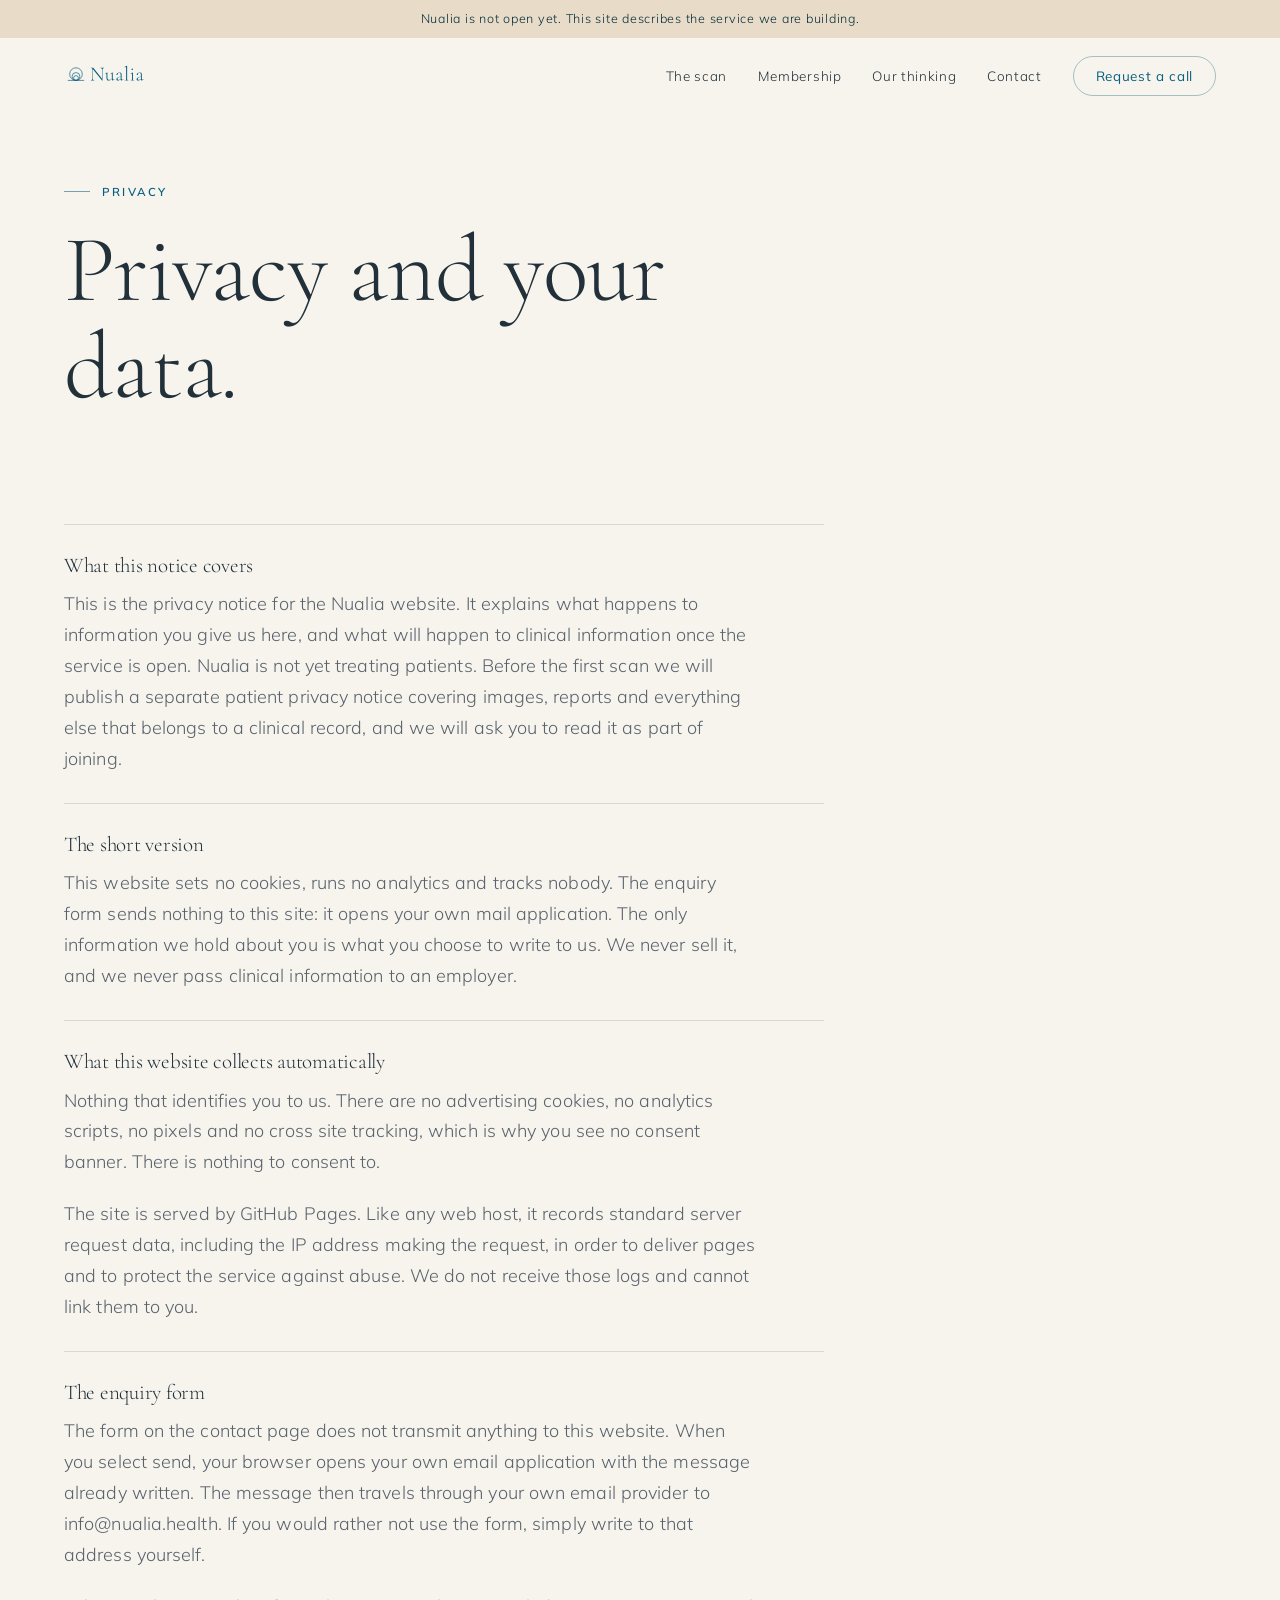
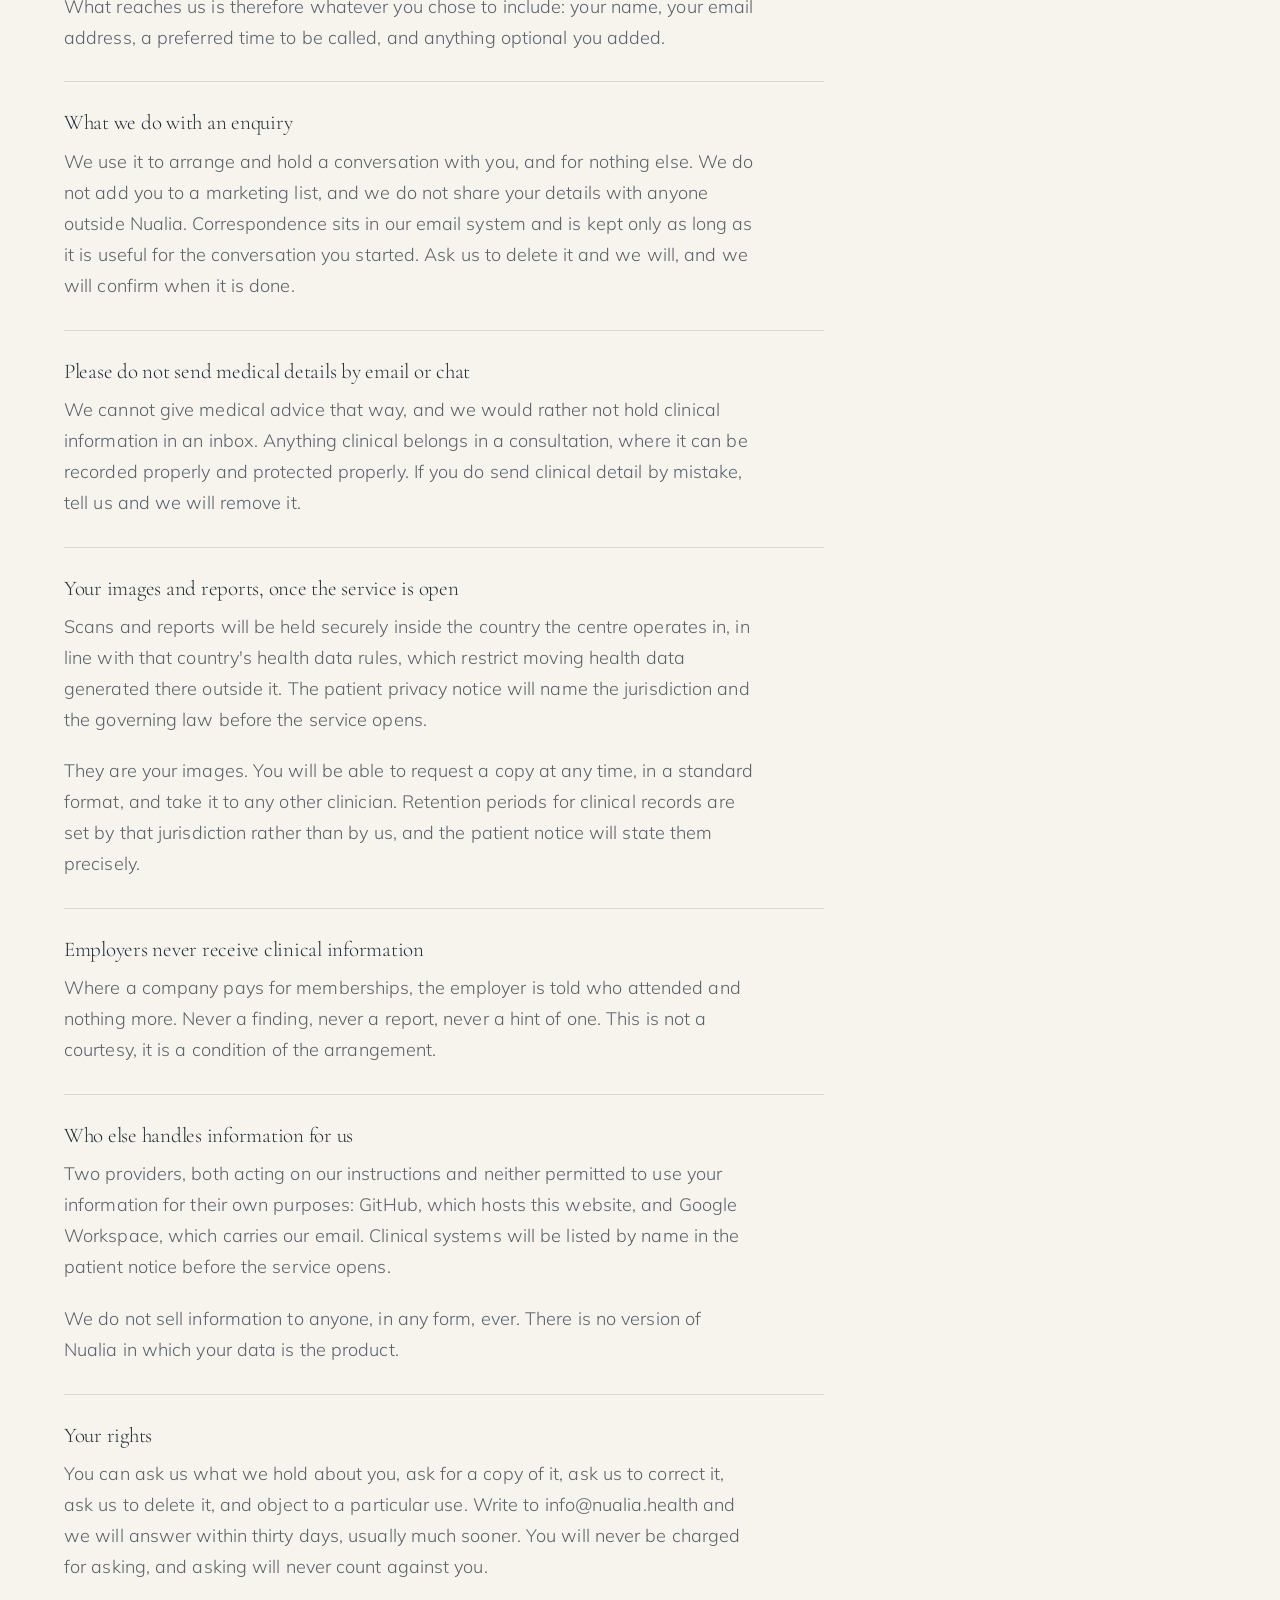
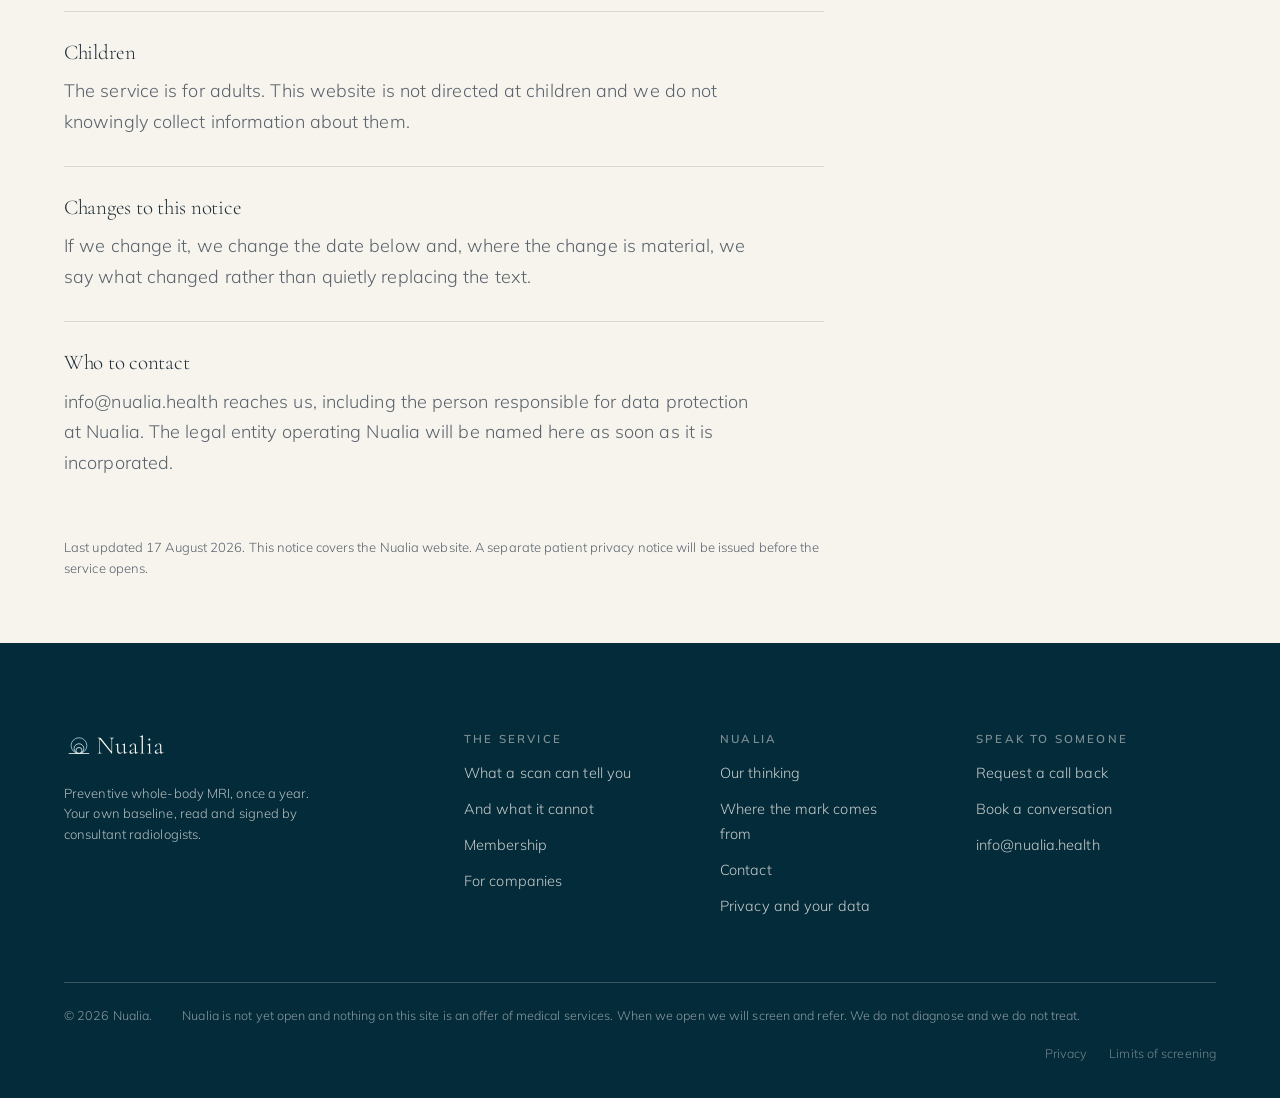
<file: privacy.html>
<!doctype html>
<html lang="en">
<head>
<meta charset="utf-8">
<meta name="viewport" content="width=device-width,initial-scale=1">
<title>Privacy and your data | Nualia</title>
<meta name="description" content="The Nualia privacy notice: no cookies, no tracking, no analytics. What we collect, why, how long we keep it, and how to take your images with you.">
<meta name="robots" content="noindex,nofollow">
<meta property="og:title" content="Privacy and your data | Nualia">
<meta property="og:description" content="What we collect, why, how long we keep it, and how to take it with you.">
<meta property="og:type" content="website">
<meta name="theme-color" content="#085E7E">
<link rel="icon" href="assets/logo/favicon.svg" type="image/svg+xml">
<link rel="stylesheet" href="assets/css/site.css">
<link rel="stylesheet" href="assets/css/system.css">
</head>
<body data-page="privacy">
<div class="demo">Nualia is not open yet. This site describes the service we are building.</div>
<header class="hdr is-stuck">
  <a class="hdr__logo" href="index.html" aria-label="Nualia home">
    <span style="position:relative;display:block">
      <img class="lit" src="assets/logo/wordmark.svg" alt="Nualia">
      <img class="rev" src="assets/logo/wordmark-reversed.svg" alt="" aria-hidden="true">
    </span>
  </a>
  <button class="hdr__burger" aria-label="Menu" aria-expanded="false"><i></i><i></i></button>
  <nav class="hdr__nav"><a href="the-scan.html">The scan</a><a href="membership.html">Membership</a><a href="approach.html">Our thinking</a><a href="contact.html">Contact</a><a class="btn btn--ghost" href="contact.html">Request a call</a></nav>
</header>
<section class="opener">
  <div class="wrap" style="max-width:820px">
    <p class="eyebrow" data-rise>Privacy</p>
    <h1 class="d1" data-rise="60">Privacy and your data.</h1>
  </div>
</section>
<section class="section section--tight"><div class="wrap" style="max-width:820px"><div style="padding:28px 0;border-top:1px solid var(--hair)" data-rise="0"><h2 class="d4" style="margin-bottom:10px">What this notice covers</h2><p class="quiet">This is the privacy notice for the Nualia website. It explains what happens to information you give us here, and what will happen to clinical information once the service is open. Nualia is not yet treating patients. Before the first scan we will publish a separate patient privacy notice covering images, reports and everything else that belongs to a clinical record, and we will ask you to read it as part of joining.</p></div><div style="padding:28px 0;border-top:1px solid var(--hair)" data-rise="40"><h2 class="d4" style="margin-bottom:10px">The short version</h2><p class="quiet">This website sets no cookies, runs no analytics and tracks nobody. The enquiry form sends nothing to this site: it opens your own mail application. The only information we hold about you is what you choose to write to us. We never sell it, and we never pass clinical information to an employer.</p></div><div style="padding:28px 0;border-top:1px solid var(--hair)" data-rise="80"><h2 class="d4" style="margin-bottom:10px">What this website collects automatically</h2><p class="quiet">Nothing that identifies you to us. There are no advertising cookies, no analytics scripts, no pixels and no cross site tracking, which is why you see no consent banner. There is nothing to consent to.</p><p class="quiet">The site is served by GitHub Pages. Like any web host, it records standard server request data, including the IP address making the request, in order to deliver pages and to protect the service against abuse. We do not receive those logs and cannot link them to you.</p></div><div style="padding:28px 0;border-top:1px solid var(--hair)" data-rise="120"><h2 class="d4" style="margin-bottom:10px">The enquiry form</h2><p class="quiet">The form on the contact page does not transmit anything to this website. When you select send, your browser opens your own email application with the message already written. The message then travels through your own email provider to info@nualia.health. If you would rather not use the form, simply write to that address yourself.</p><p class="quiet">What reaches us is therefore whatever you chose to include: your name, your email address, a preferred time to be called, and anything optional you added.</p></div><div style="padding:28px 0;border-top:1px solid var(--hair)" data-rise="160"><h2 class="d4" style="margin-bottom:10px">What we do with an enquiry</h2><p class="quiet">We use it to arrange and hold a conversation with you, and for nothing else. We do not add you to a marketing list, and we do not share your details with anyone outside Nualia. Correspondence sits in our email system and is kept only as long as it is useful for the conversation you started. Ask us to delete it and we will, and we will confirm when it is done.</p></div><div style="padding:28px 0;border-top:1px solid var(--hair)" data-rise="200"><h2 class="d4" style="margin-bottom:10px">Please do not send medical details by email or chat</h2><p class="quiet">We cannot give medical advice that way, and we would rather not hold clinical information in an inbox. Anything clinical belongs in a consultation, where it can be recorded properly and protected properly. If you do send clinical detail by mistake, tell us and we will remove it.</p></div><div style="padding:28px 0;border-top:1px solid var(--hair)" data-rise="240"><h2 class="d4" style="margin-bottom:10px">Your images and reports, once the service is open</h2><p class="quiet">Scans and reports will be held securely inside the country the centre operates in, in line with that country's health data rules, which restrict moving health data generated there outside it. The patient privacy notice will name the jurisdiction and the governing law before the service opens.</p><p class="quiet">They are your images. You will be able to request a copy at any time, in a standard format, and take it to any other clinician. Retention periods for clinical records are set by that jurisdiction rather than by us, and the patient notice will state them precisely.</p></div><div style="padding:28px 0;border-top:1px solid var(--hair)" data-rise="280"><h2 class="d4" style="margin-bottom:10px">Employers never receive clinical information</h2><p class="quiet">Where a company pays for memberships, the employer is told who attended and nothing more. Never a finding, never a report, never a hint of one. This is not a courtesy, it is a condition of the arrangement.</p></div><div style="padding:28px 0;border-top:1px solid var(--hair)" data-rise="300"><h2 class="d4" style="margin-bottom:10px">Who else handles information for us</h2><p class="quiet">Two providers, both acting on our instructions and neither permitted to use your information for their own purposes: GitHub, which hosts this website, and Google Workspace, which carries our email. Clinical systems will be listed by name in the patient notice before the service opens.</p><p class="quiet">We do not sell information to anyone, in any form, ever. There is no version of Nualia in which your data is the product.</p></div><div style="padding:28px 0;border-top:1px solid var(--hair)" data-rise="300"><h2 class="d4" style="margin-bottom:10px">Your rights</h2><p class="quiet">You can ask us what we hold about you, ask for a copy of it, ask us to correct it, ask us to delete it, and object to a particular use. Write to info@nualia.health and we will answer within thirty days, usually much sooner. You will never be charged for asking, and asking will never count against you.</p></div><div style="padding:28px 0;border-top:1px solid var(--hair)" data-rise="300"><h2 class="d4" style="margin-bottom:10px">Children</h2><p class="quiet">The service is for adults. This website is not directed at children and we do not knowingly collect information about them.</p></div><div style="padding:28px 0;border-top:1px solid var(--hair)" data-rise="300"><h2 class="d4" style="margin-bottom:10px">Changes to this notice</h2><p class="quiet">If we change it, we change the date below and, where the change is material, we say what changed rather than quietly replacing the text.</p></div><div style="padding:28px 0;border-top:1px solid var(--hair)" data-rise="300"><h2 class="d4" style="margin-bottom:10px">Who to contact</h2><p class="quiet">info@nualia.health reaches us, including the person responsible for data protection at Nualia. The legal entity operating Nualia will be named here as soon as it is incorporated.</p></div>
  <p class="note" style="margin-top:30px">Last updated 17 August 2026. This notice covers the Nualia website. A separate patient privacy notice will be issued before the service opens.</p>
</div></section><footer class="ftr">
  <div class="wrap">
    <div class="ftr__top">
      <div class="ftr__logo">
        <img src="assets/logo/wordmark-reversed.svg" alt="Nualia">
        <p class="small" style="color:rgba(247,244,238,.72);max-width:34ch">
          Preventive whole-body MRI, once a year. Your own baseline, read and signed
          by consultant radiologists.
        </p>
      </div>
      <div>
        <h4>The service</h4>
        <ul>
          <li><a href="the-scan.html">What a scan can tell you</a></li>
          <li><a href="the-scan.html#limits">And what it cannot</a></li>
          <li><a href="membership.html">Membership</a></li>
          <li><a href="membership.html#corporate">For companies</a></li>
        </ul>
      </div>
      <div>
        <h4>Nualia</h4>
        <ul>
          <li><a href="approach.html">Our thinking</a></li>
          <li><a href="approach.html#ring">Where the mark comes from</a></li>
          <li><a href="contact.html">Contact</a></li>
          <li><a href="privacy.html">Privacy and your data</a></li>
        </ul>
      </div>
      <div>
        <h4>Speak to someone</h4>
        <ul>
          <li><a href="contact.html">Request a call back</a></li>
          <li><a href="contact.html#book">Book a conversation</a></li>
          <li><a href="mailto:info@nualia.health">info@nualia.health</a></li>
        </ul>
      </div>
    </div>
    <div class="ftr__bottom">
      <span>&copy; 2026 Nualia.</span>
      <span>Nualia is not yet open and nothing on this site is an offer of medical services. When we open we will screen and refer. We do not diagnose and we do not treat.</span>
      <nav>
        <a href="privacy.html">Privacy</a>
        <a href="the-scan.html#limits">Limits of screening</a>
      </nav>
    </div>
  </div>
</footer>
<script src="assets/js/site.js" defer></script>
<script src="assets/js/enhance.js" defer></script>
</body>
</html>
</file>
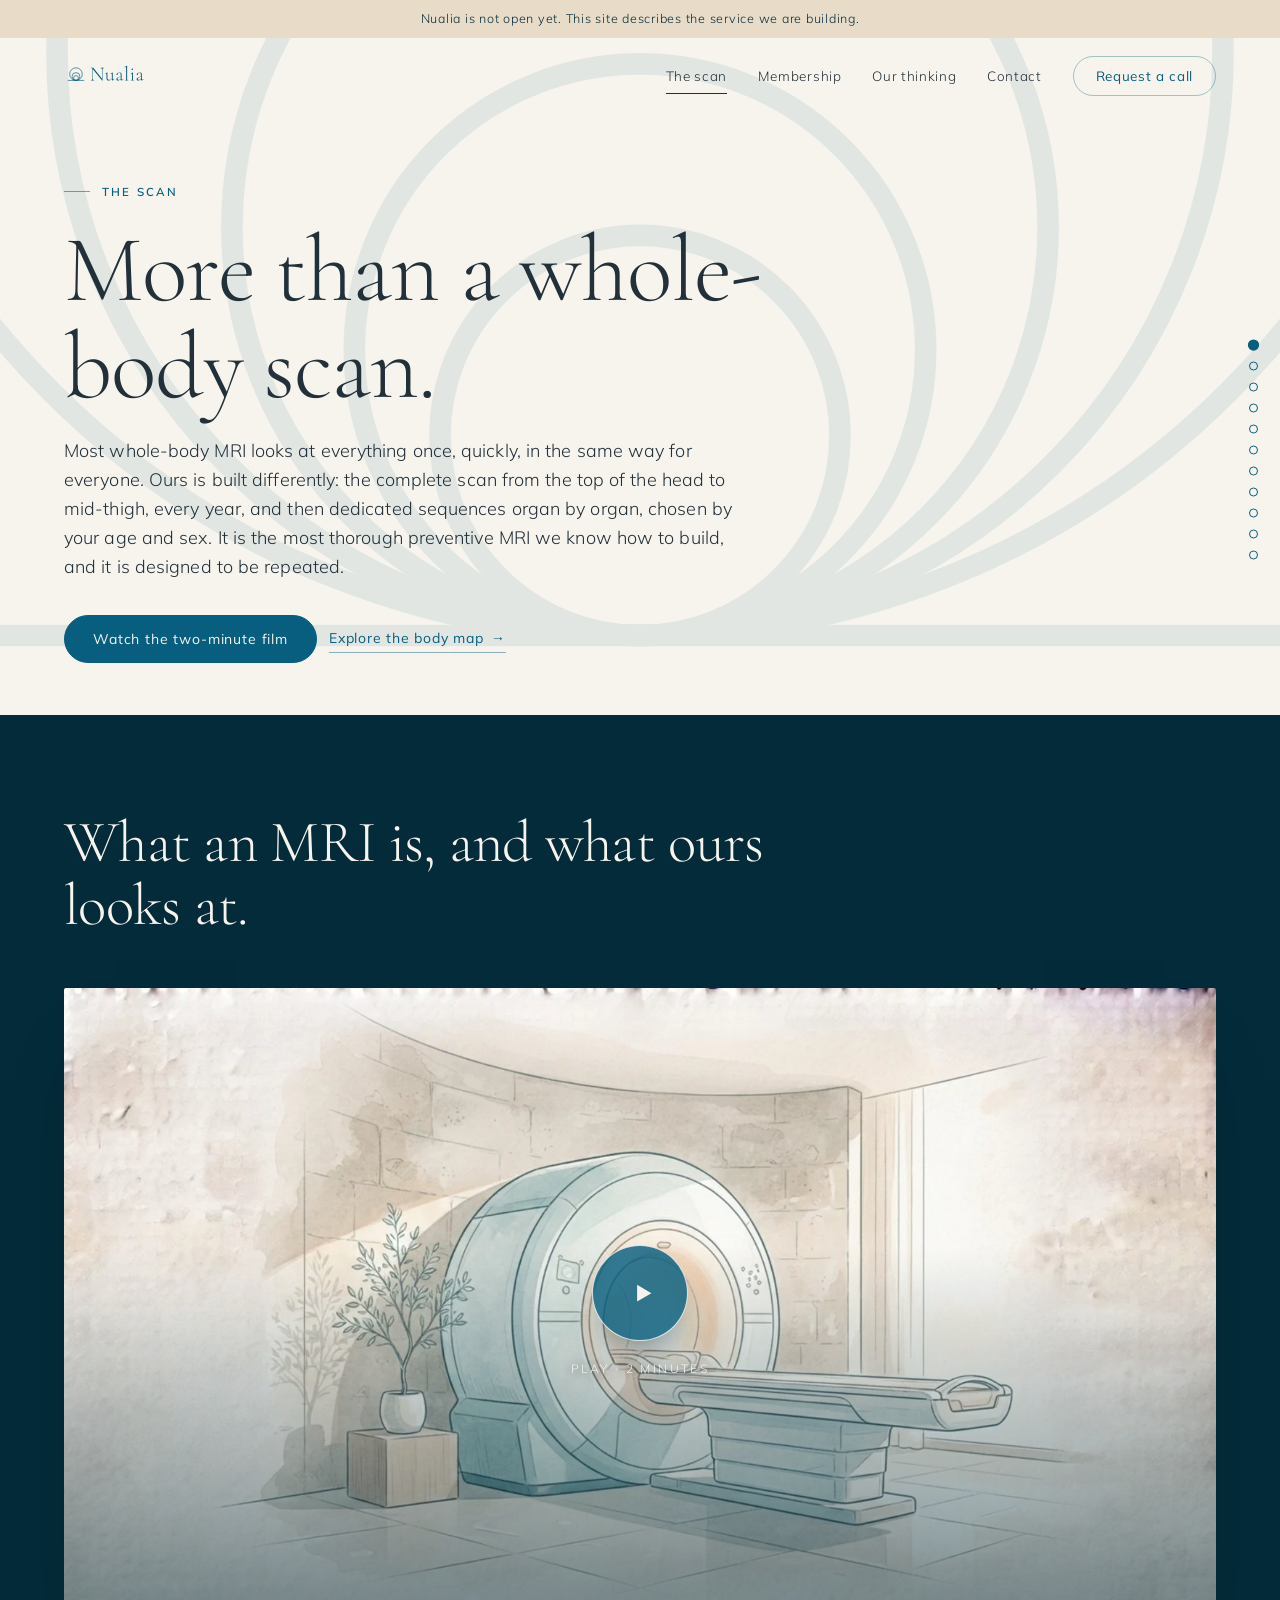
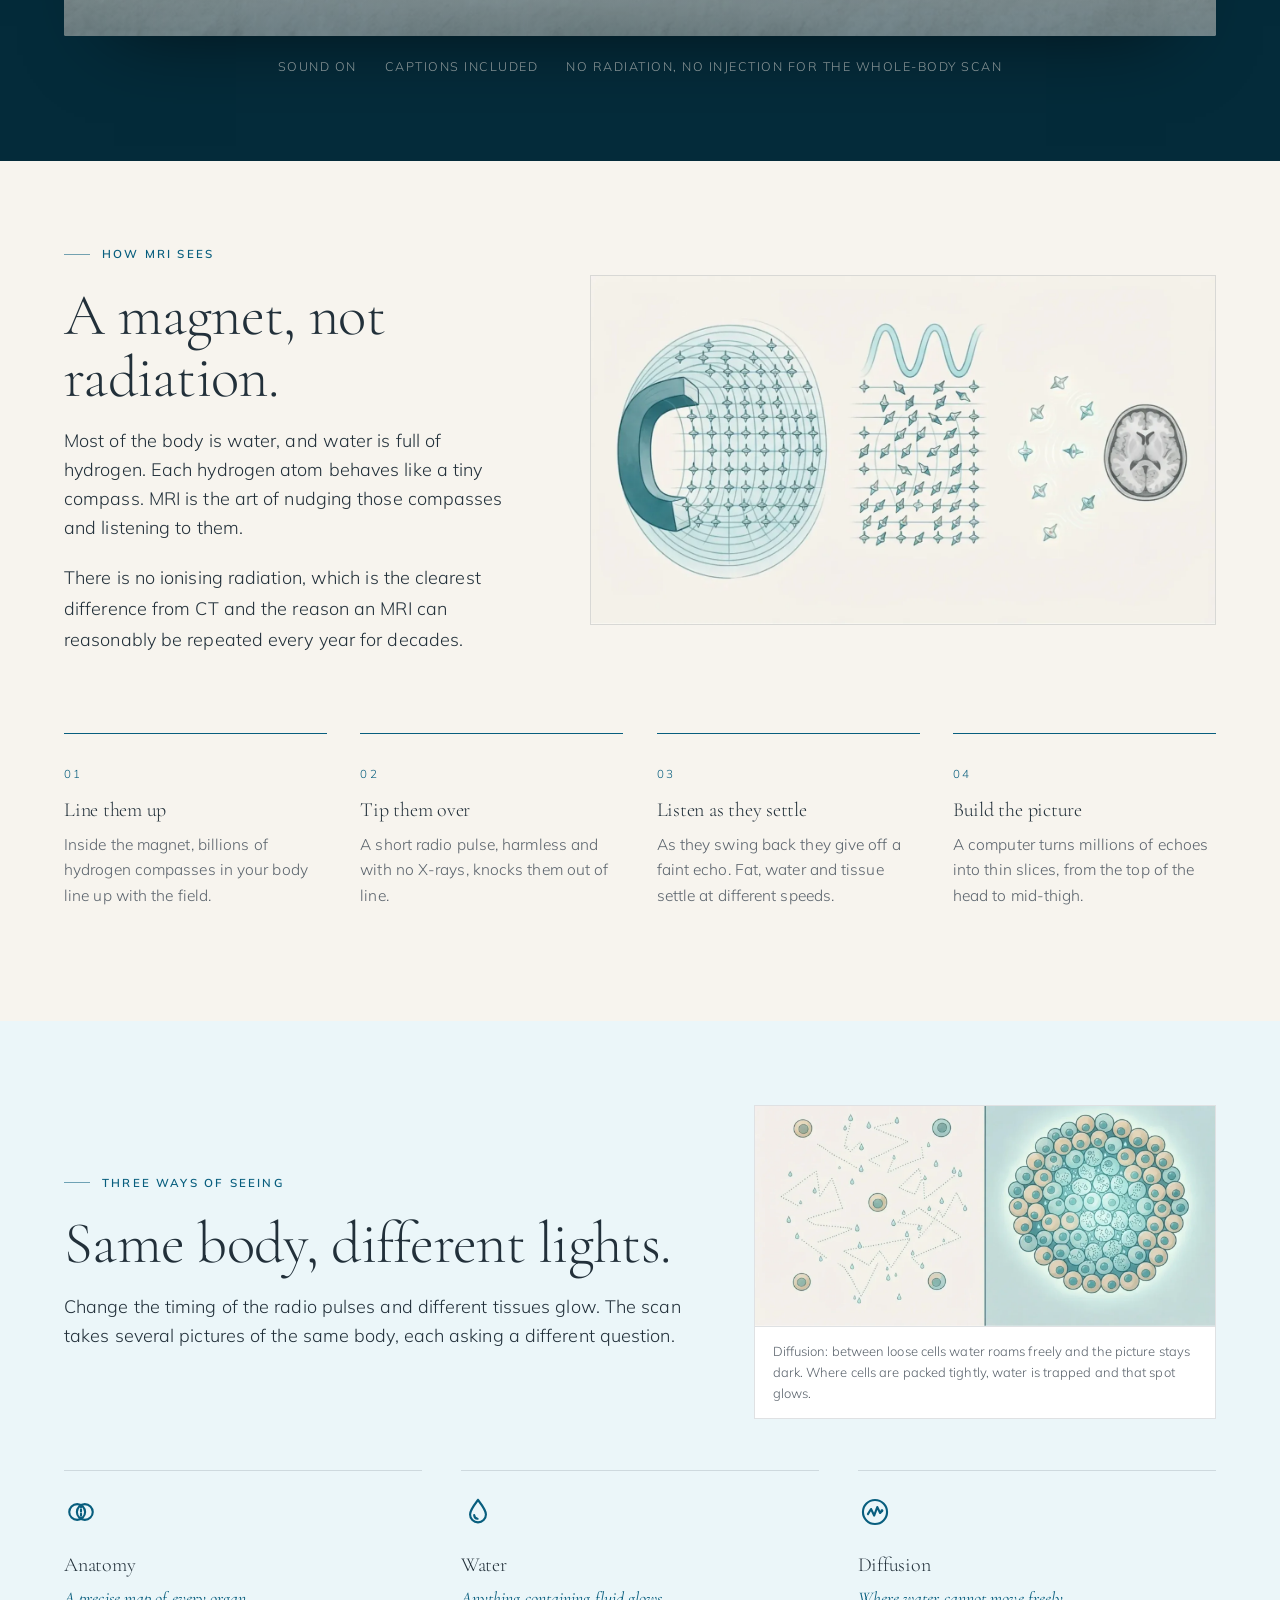
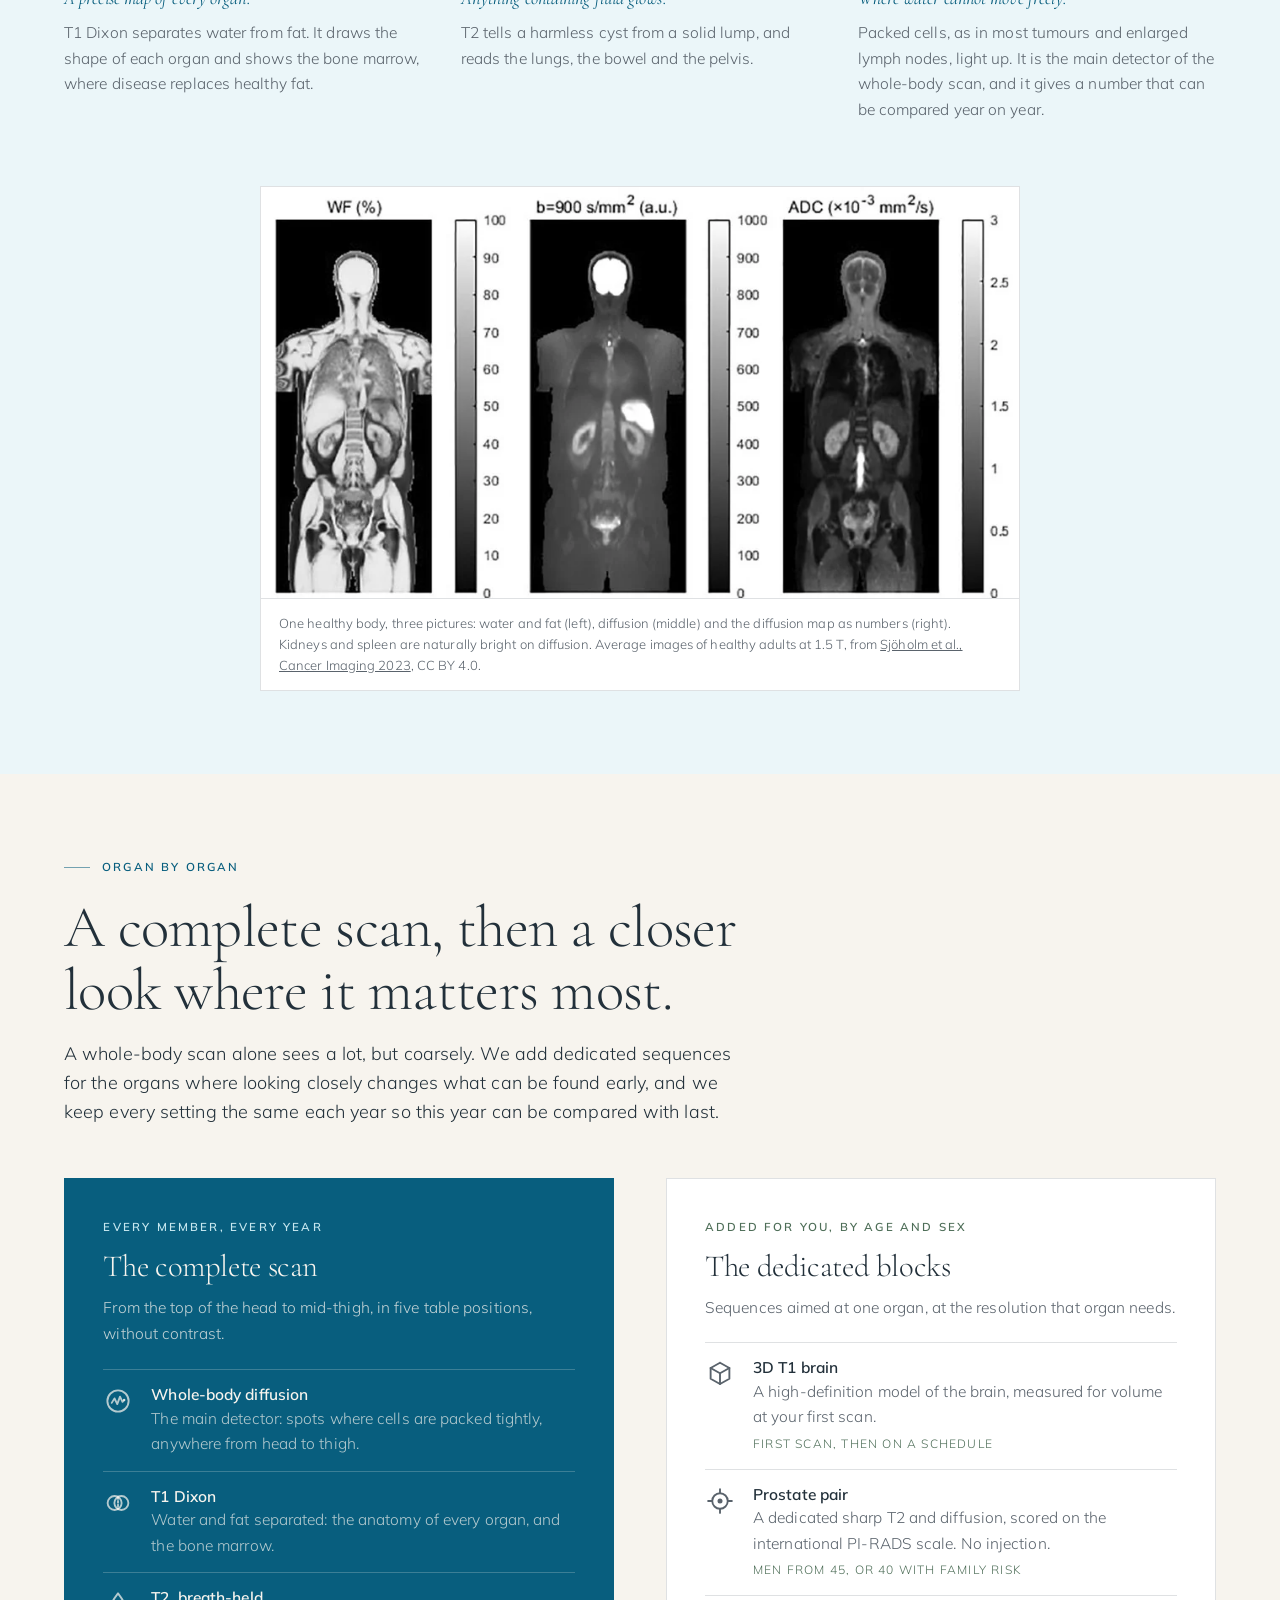
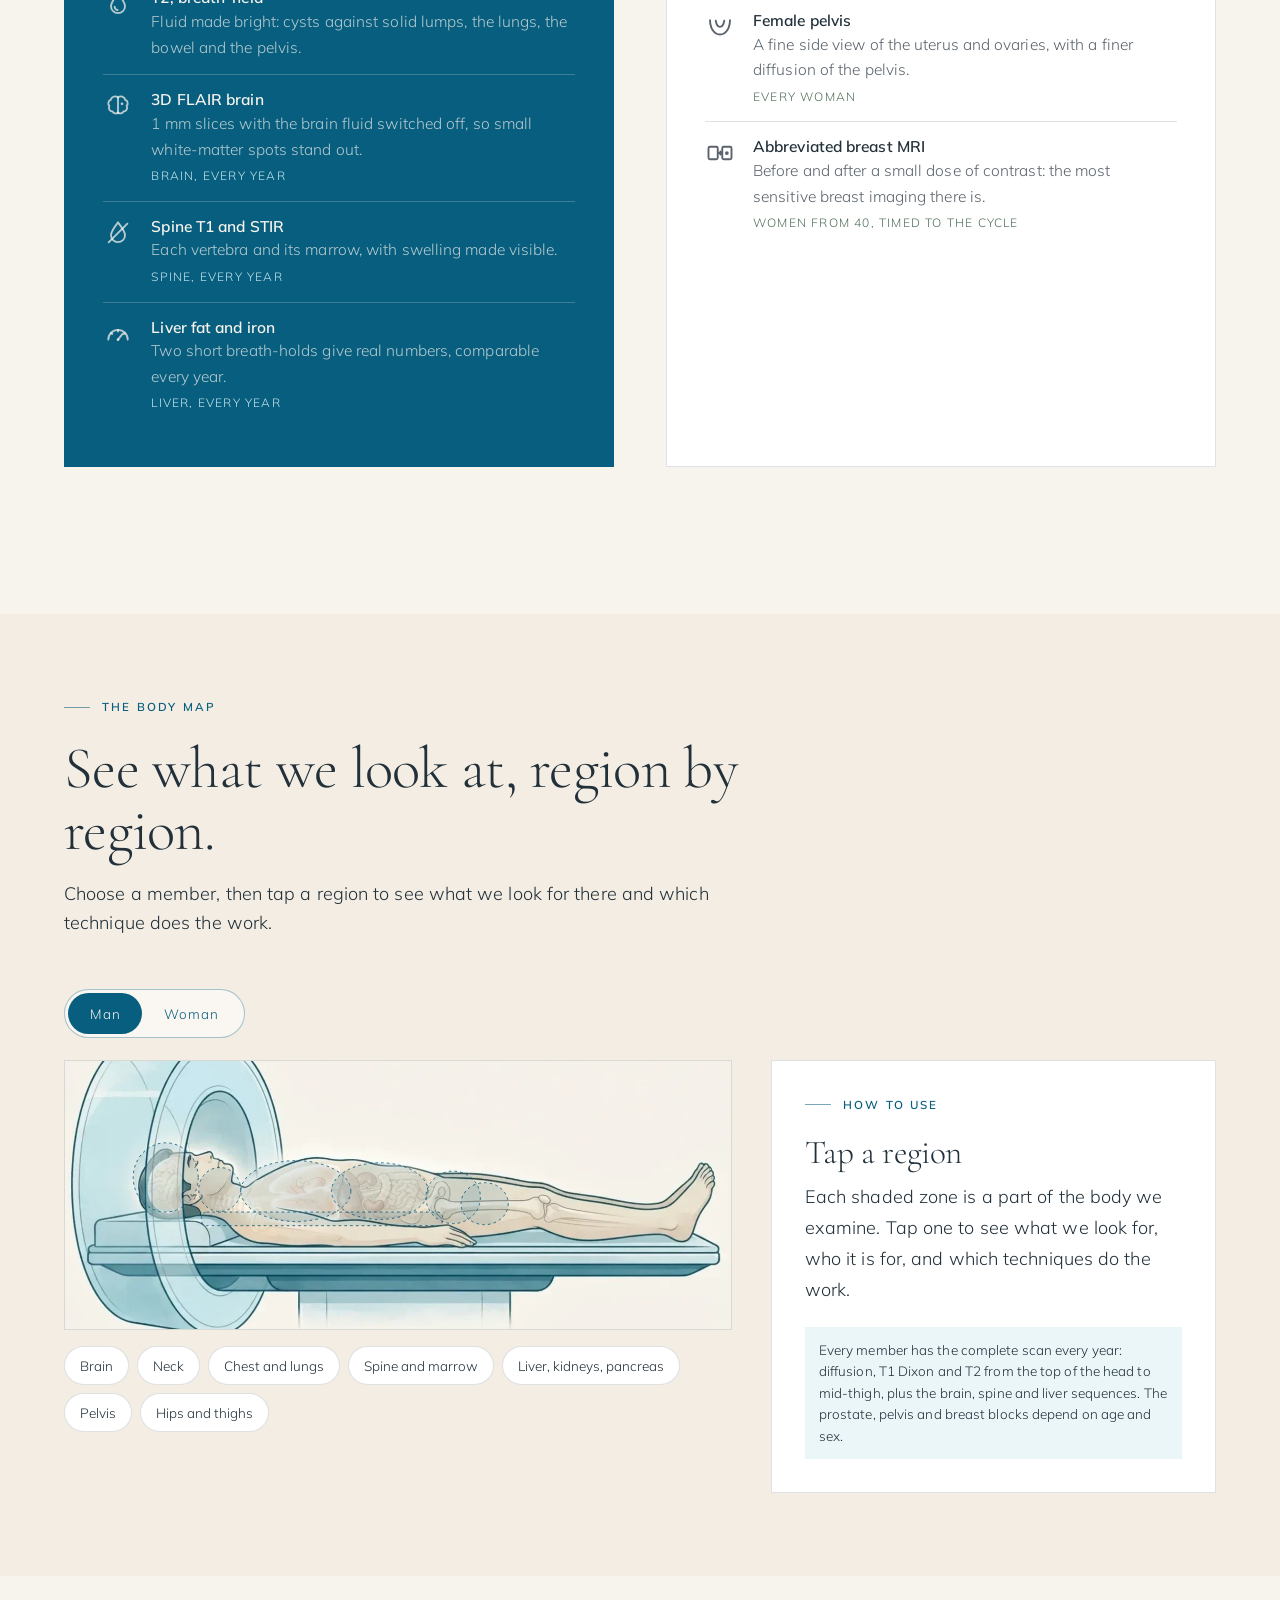
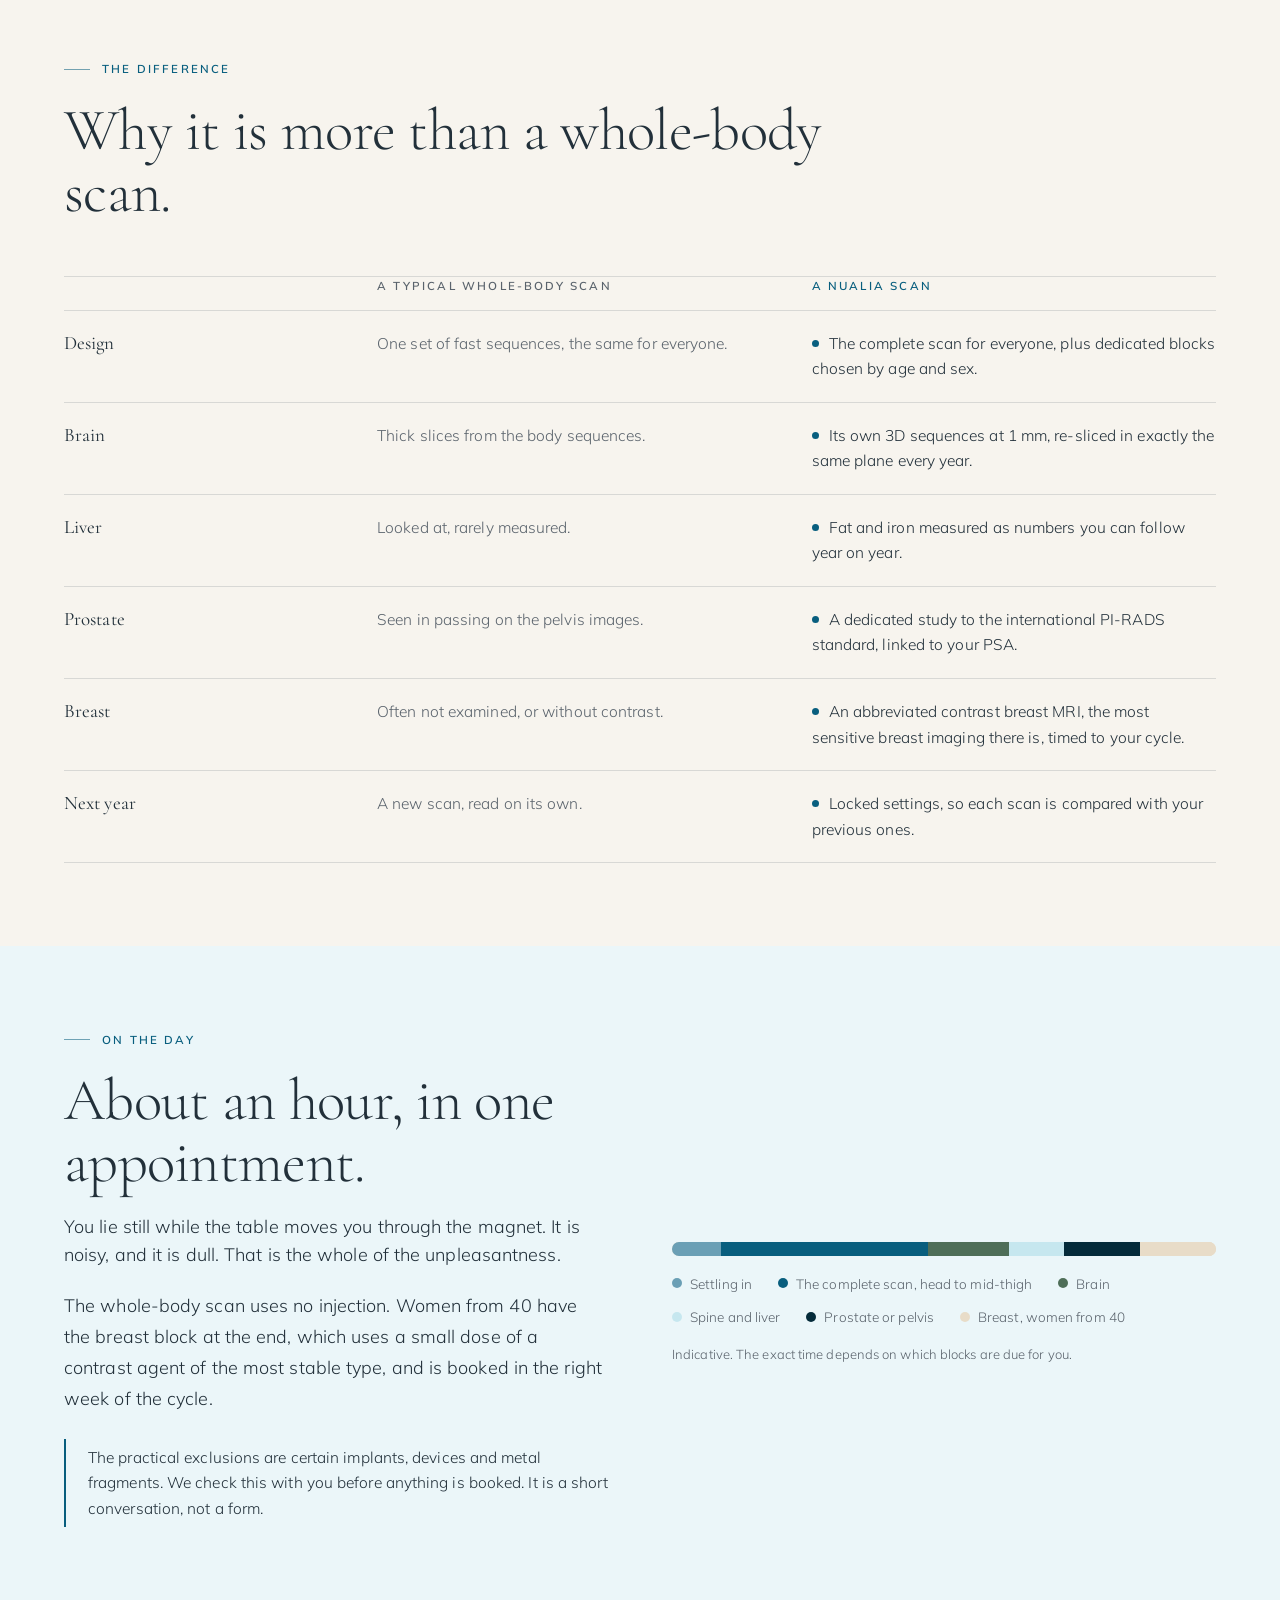
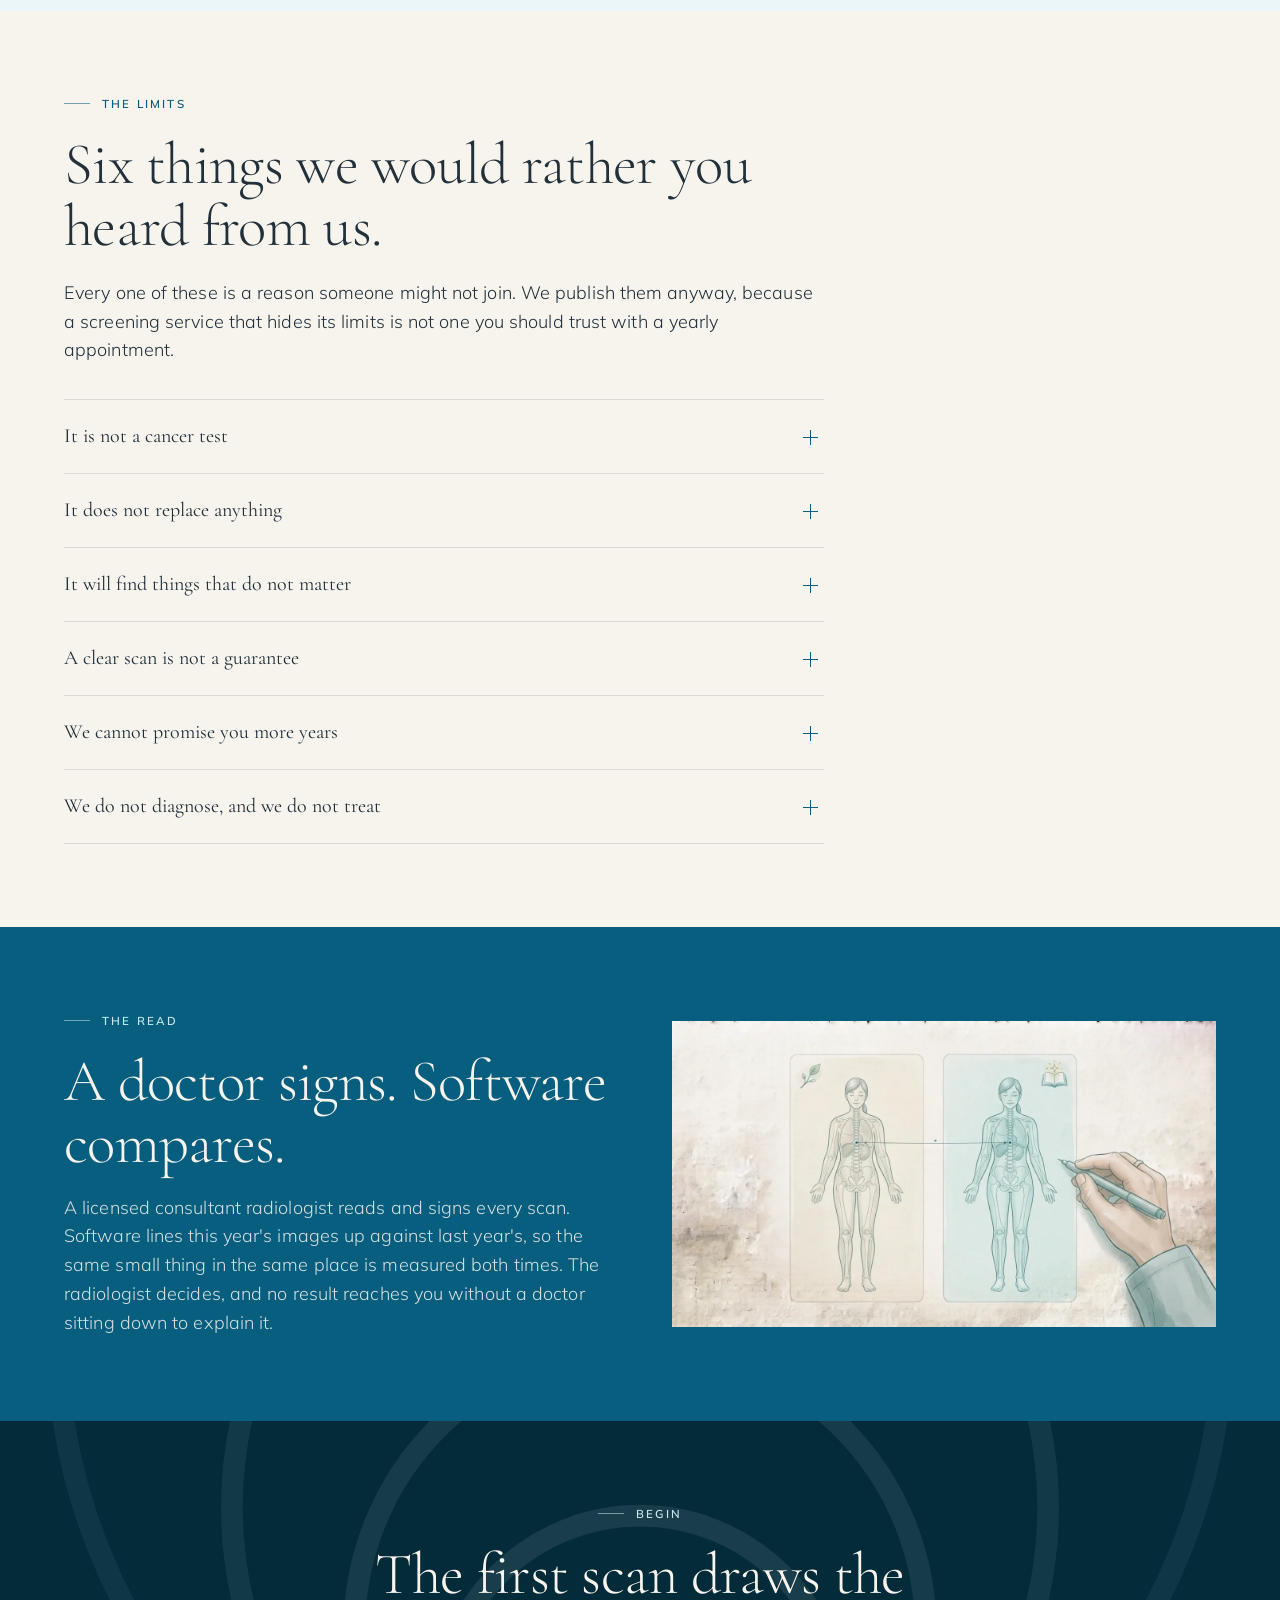
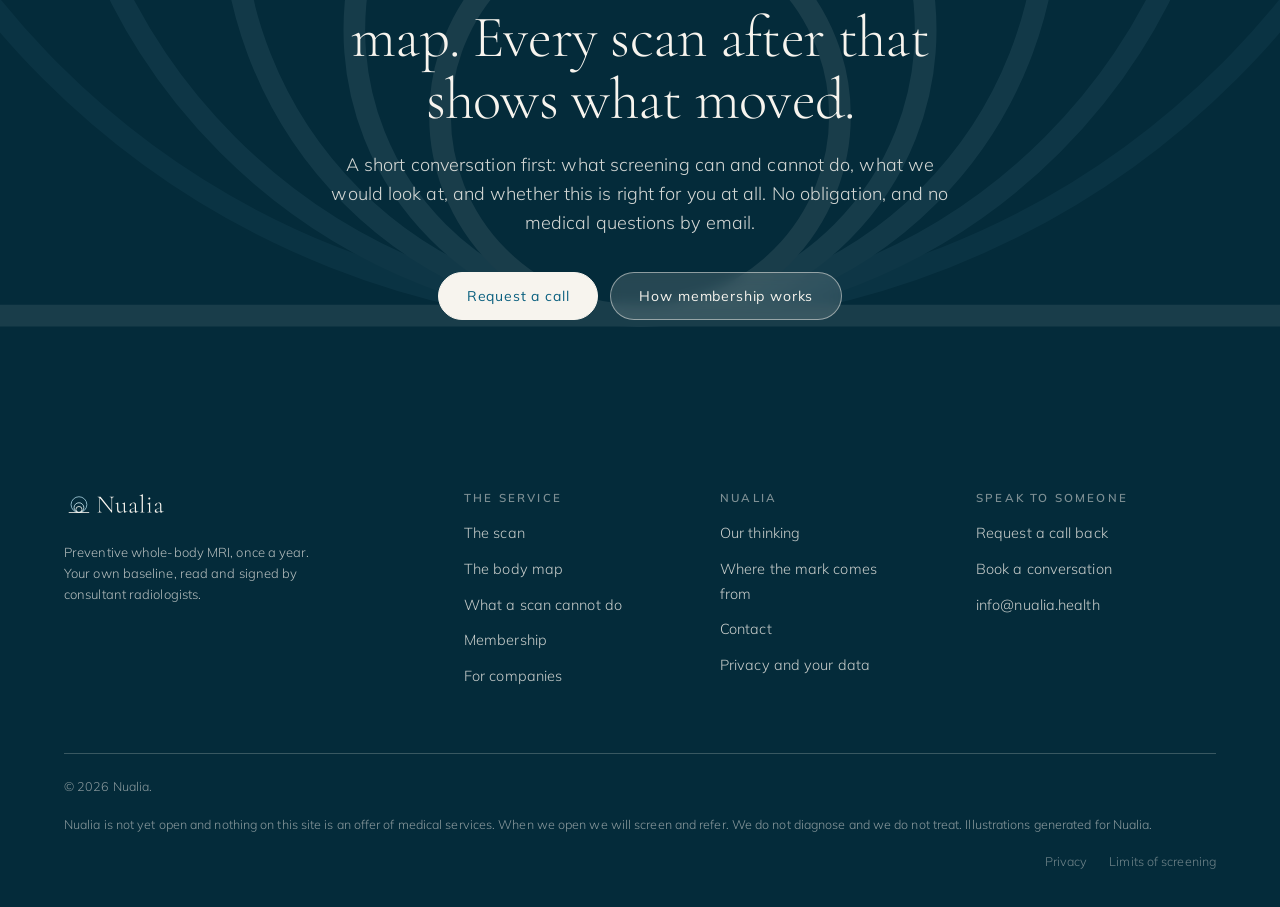
<file: the-scan.html>
<!doctype html>
<html lang="en">
<head>
<meta charset="utf-8">
<meta name="viewport" content="width=device-width,initial-scale=1">
<title>The scan: more than a whole-body MRI | Nualia</title>
<meta name="description" content="What an MRI is, how it sees, and how the Nualia scan goes further than a whole-body MRI: a complete head-to-thigh scan every year, plus dedicated sequences organ by organ.">
<meta name="robots" content="noindex,nofollow">
<meta property="og:title" content="The scan: more than a whole-body MRI | Nualia">
<meta property="og:description" content="A complete head-to-thigh MRI every year, plus dedicated sequences for the brain, spine, liver, prostate, pelvis and breast. Read and signed by a consultant radiologist.">
<meta property="og:type" content="website">
<meta name="theme-color" content="#085E7E">
<link rel="icon" href="assets/logo/favicon.svg" type="image/svg+xml">
<link rel="stylesheet" href="assets/css/site.css">
<link rel="stylesheet" href="assets/css/scan.css">
<link rel="stylesheet" href="assets/css/system.css">
</head>
<body data-page="scan">
<div class="demo">Nualia is not open yet. This site describes the service we are building.</div>
<header class="hdr is-stuck">
  <a class="hdr__logo" href="index.html" aria-label="Nualia home">
    <span style="position:relative;display:block">
      <img class="lit" src="assets/logo/wordmark.svg" alt="Nualia">
      <img class="rev" src="assets/logo/wordmark-reversed.svg" alt="" aria-hidden="true">
    </span>
  </a>
  <button class="hdr__burger" aria-label="Menu" aria-expanded="false"><i></i><i></i></button>
  <nav class="hdr__nav"><a href="the-scan.html" aria-current="page">The scan</a><a href="membership.html">Membership</a><a href="approach.html">Our thinking</a><a href="contact.html">Contact</a><a class="btn btn--ghost" href="contact.html">Request a call</a></nav>
</header>

<section class="opener bleed">
  <img class="bleed__mark" src="assets/logo/mark.svg" alt="" aria-hidden="true">
  <div class="wrap" style="position:relative">
    <p class="eyebrow" data-rise>The scan</p>
    <h1 class="d1" data-rise="60">More than a whole-body scan.</h1>
    <p class="lede" data-rise="120">
      Most whole-body MRI looks at everything once, quickly, in the same way for everyone.
      Ours is built differently: the complete scan from the top of the head to mid-thigh, every year,
      and then dedicated sequences organ by organ, chosen by your age and sex. It is the most
      thorough preventive MRI we know how to build, and it is designed to be repeated.
    </p>
    <div class="btns" style="margin-top:34px" data-rise="180">
      <a class="btn" href="#film">Watch the two-minute film</a>
      <a class="lnk" href="#explorer">Explore the body map <span class="arw">&rarr;</span></a>
    </div>
  </div>
</section>

<section class="section bg-deep" id="film">
  <div class="wrap">
    <div class="intro">
      <p class="eyebrow" data-rise>The film</p>
      <h2 class="d2" data-rise="60">What an MRI is, and what ours looks at.</h2>
    </div>
    <div class="film" data-rise="100">
      <div class="film__frame">
        <video id="filmVideo" preload="none" playsinline poster="assets/video/nualia-mri-film-poster.jpg">
          <source src="assets/video/nualia-mri-film.mp4" type="video/mp4">
        </video>
        <button class="film__play" type="button" aria-label="Play the film">
          <span class="ring"><svg viewBox="0 0 24 24" fill="currentColor" aria-hidden="true"><path d="M6 3.8v16.4L20 12z"/></svg></span>
          <span>Play · 2 minutes</span>
        </button>
      </div>
      <div class="film__meta"><span>Sound on</span><span>Captions included</span><span>No radiation, no injection for the whole-body scan</span></div>
    </div>
  </div>
</section>

<section class="section">
  <div class="wrap">
    <div class="split split--wide-r">
      <div class="stack">
        <p class="eyebrow" data-rise>How MRI sees</p>
        <h2 class="d2" data-rise="60">A magnet, not radiation.</h2>
        <p class="lede" data-rise="100">
          Most of the body is water, and water is full of hydrogen. Each hydrogen atom behaves
          like a tiny compass. MRI is the art of nudging those compasses and listening to them.
        </p>
        <p data-rise="120">
          There is no ionising radiation, which is the clearest difference from CT and the reason an
          MRI can reasonably be repeated every year for decades.
        </p>
      </div>
      <figure class="plate" style="margin:0" data-rise="90">
        <img src="assets/img/scan/how-mri-works.webp" width="1456" height="813" alt="Illustration: a magnet lines up tiny compasses, a radio pulse tips them, and as they settle they send signals that become an image of the brain" loading="lazy" decoding="async">
      </figure>
    </div>
    <div class="day" style="margin-top:clamp(44px,6vw,80px)">
      <div class="day__step"><span class="n">01</span><h3>Line them up</h3><p>Inside the magnet, billions of hydrogen compasses in your body line up with the field.</p></div>
      <div class="day__step"><span class="n">02</span><h3>Tip them over</h3><p>A short radio pulse, harmless and with no X-rays, knocks them out of line.</p></div>
      <div class="day__step"><span class="n">03</span><h3>Listen as they settle</h3><p>As they swing back they give off a faint echo. Fat, water and tissue settle at different speeds.</p></div>
      <div class="day__step"><span class="n">04</span><h3>Build the picture</h3><p>A computer turns millions of echoes into thin slices, from the top of the head to mid-thigh.</p></div>
    </div>
  </div>
</section>

<section class="section bg-sky">
  <div class="wrap">
    <div class="split split--wide-l">
      <div class="stack">
        <p class="eyebrow" data-rise>Three ways of seeing</p>
        <h2 class="d2" data-rise="60">Same body, different lights.</h2>
        <p class="lede" data-rise="100">
          Change the timing of the radio pulses and different tissues glow. The scan takes several
          pictures of the same body, each asking a different question.
        </p>
      </div>
      <figure class="plate" style="margin:0" data-rise="90">
        <img src="assets/img/scan/diffusion.webp" width="1456" height="698" alt="Illustration: water wanders freely between loose cells, but is trapped among tightly packed cells, which glow" loading="lazy" decoding="async">
        <figcaption>Diffusion: between loose cells water roams freely and the picture stays dark. Where cells are packed tightly, water is trapped and that spot glows.</figcaption>
      </figure>
    </div>
    <div class="lights">
      <div class="light" data-rise="0"><span class="icon" style="--is:34px" data-ic="dixon"></span><h3>Anatomy</h3><p class="think">A precise map of every organ.</p><p>T1 Dixon separates water from fat. It draws the shape of each organ and shows the bone marrow, where disease replaces healthy fat.</p></div>
      <div class="light" data-rise="80"><span class="icon" style="--is:34px" data-ic="t2"></span><h3>Water</h3><p class="think">Anything containing fluid glows.</p><p>T2 tells a harmless cyst from a solid lump, and reads the lungs, the bowel and the pelvis.</p></div>
      <div class="light" data-rise="160"><span class="icon" style="--is:34px" data-ic="dwi"></span><h3>Diffusion</h3><p class="think">Where water cannot move freely.</p><p>Packed cells, as in most tumours and enlarged lymph nodes, light up. It is the main detector of the whole-body scan, and it gives a number that can be compared year on year.</p></div>
    </div>
    <figure class="plate no-badge" style="margin:clamp(40px,5vw,70px) auto 0;max-width:760px" data-rise>
      <img src="assets/img/scan/healthy-body-atlas.webp" width="900" height="488" alt="Average whole-body MRI of healthy adults: a fat-and-water map, a diffusion image and its ADC map" loading="lazy" decoding="async">
      <figcaption>One healthy body, three pictures: water and fat (left), diffusion (middle) and the diffusion map as numbers (right). Kidneys and spleen are naturally bright on diffusion. Average images of healthy adults at 1.5 T, from <a href="https://doi.org/10.1186/s40644-023-00603-5" target="_blank" rel="noopener">Sjöholm et al., Cancer Imaging 2023</a>, CC BY 4.0.</figcaption>
    </figure>
  </div>
</section>

<section class="section">
  <div class="wrap">
    <div class="intro">
      <p class="eyebrow" data-rise>Organ by organ</p>
      <h2 class="d2" data-rise="60">A complete scan, then a closer look where it matters most.</h2>
      <p class="lede" data-rise="100">
        A whole-body scan alone sees a lot, but coarsely. We add dedicated sequences for the organs
        where looking closely changes what can be found early, and we keep every setting the same
        each year so this year can be compared with last.
      </p>
    </div>
    <div class="layers">
      <div class="layer layer--core" data-rise>
        <span class="layer__tag">Every member, every year</span>
        <h3>The complete scan</h3>
        <p>From the top of the head to mid-thigh, in five table positions, without contrast.</p>
        <ul class="tlist" id="coreList"></ul>
      </div>
      <div class="layer" data-rise="90">
        <span class="layer__tag">Added for you, by age and sex</span>
        <h3>The dedicated blocks</h3>
        <p>Sequences aimed at one organ, at the resolution that organ needs.</p>
        <ul class="tlist" id="blockList"></ul>
      </div>
    </div>
    <p class="note" style="margin-top:22px" data-rise>Some members with a family history add a further option, such as imaging of the brain arteries or of the pancreatic ducts. We discuss this with you before booking.</p>
  </div>
</section>

<section class="section bg-dune" id="explorer">
  <div class="wrap">
    <div class="intro">
      <p class="eyebrow" data-rise>The body map</p>
      <h2 class="d2" data-rise="60">See what we look at, region by region.</h2>
      <p class="lede" data-rise="100">Choose a member, then tap a region to see what we look for there and which technique does the work.</p>
    </div>
    <div class="explorer__ctl">
      <span class="seg" id="sexSeg" role="group" aria-label="Member"><button type="button" data-v="m" aria-pressed="true">Man</button><button type="button" data-v="f" aria-pressed="false">Woman</button></span>
    </div>
    <div class="explorer">
      <div>
        <div class="stage" id="stage">
          <img id="bodyImg" src="assets/img/scan/body-m.webp" width="1270" height="510" alt="Illustration of a man lying on the MRI table, organs faintly visible">
          <svg id="overlay" viewBox="100 180 1270 510" preserveAspectRatio="xMidYMid meet" aria-label="Body regions"></svg>
        </div>
        <div class="regions" id="regionBtns" role="group" aria-label="Regions"></div>
      </div>
      <aside class="panel" id="panel" aria-live="polite"></aside>
    </div>
  </div>
</section>

<section class="section">
  <div class="wrap">
    <div class="intro">
      <p class="eyebrow" data-rise>The difference</p>
      <h2 class="d2" data-rise="60">Why it is more than a whole-body scan.</h2>
    </div>
    <div class="versus" data-rise="80">
      <div class="versus__row versus__head"><span></span><span>A typical whole-body scan</span><span>A Nualia scan</span></div>
      <div class="versus__row"><b>Design</b><p class="them">One set of fast sequences, the same for everyone.</p><p class="us">The complete scan for everyone, plus dedicated blocks chosen by age and sex.</p></div>
      <div class="versus__row"><b>Brain</b><p class="them">Thick slices from the body sequences.</p><p class="us">Its own 3D sequences at 1 mm, re-sliced in exactly the same plane every year.</p></div>
      <div class="versus__row"><b>Liver</b><p class="them">Looked at, rarely measured.</p><p class="us">Fat and iron measured as numbers you can follow year on year.</p></div>
      <div class="versus__row"><b>Prostate</b><p class="them">Seen in passing on the pelvis images.</p><p class="us">A dedicated study to the international PI-RADS standard, linked to your PSA.</p></div>
      <div class="versus__row"><b>Breast</b><p class="them">Often not examined, or without contrast.</p><p class="us">An abbreviated contrast breast MRI, the most sensitive breast imaging there is, timed to your cycle.</p></div>
      <div class="versus__row"><b>Next year</b><p class="them">A new scan, read on its own.</p><p class="us">Locked settings, so each scan is compared with your previous ones.</p></div>
    </div>
  </div>
</section>

<section class="section bg-sky">
  <div class="wrap">
    <div class="split">
      <div class="stack">
        <p class="eyebrow" data-rise>On the day</p>
        <h2 class="d2" data-rise="60">About an hour, in one appointment.</h2>
        <p class="lede" data-rise="100">You lie still while the table moves you through the magnet. It is noisy, and it is dull. That is the whole of the unpleasantness.</p>
        <p data-rise="120">The whole-body scan uses no injection. Women from 40 have the breast block at the end, which uses a small dose of a contrast agent of the most stable type, and is booked in the right week of the cycle.</p>
        <div class="callout" style="margin-top:24px" data-rise="140">The practical exclusions are certain implants, devices and metal fragments. We check this with you before anything is booked. It is a short conversation, not a form.</div>
      </div>
      <div data-rise="90">
        <div class="timeline">
          <div class="tl__bar" aria-hidden="true"><i style="width:9%;background:#6A9FB5"></i><i style="width:38%;background:#085E7E"></i><i style="width:15%;background:#4E6E58"></i><i style="width:10%;background:#C6E7EF"></i><i style="width:14%;background:#042B3A"></i><i style="width:14%;background:#E8DCC8"></i></div>
          <div class="tl__keys">
            <span style="--c:#6A9FB5">Settling in</span>
            <span style="--c:#085E7E">The complete scan, head to mid-thigh</span>
            <span style="--c:#4E6E58">Brain</span>
            <span style="--c:#C6E7EF">Spine and liver</span>
            <span style="--c:#042B3A">Prostate or pelvis</span>
            <span style="--c:#E8DCC8">Breast, women from 40</span>
          </div>
          <p class="note" style="margin-top:16px">Indicative. The exact time depends on which blocks are due for you.</p>
        </div>
      </div>
    </div>
  </div>
</section>

<section class="section" id="limits">
  <div class="wrap" style="max-width:900px">
    <p class="eyebrow" data-rise>The limits</p>
    <h2 class="d2" data-rise="60">Six things we would rather you heard from us.</h2>
    <p class="lede" style="margin:20px 0 34px" data-rise="100">
      Every one of these is a reason someone might not join. We publish them anyway,
      because a screening service that hides its limits is not one you should trust
      with a yearly appointment.
    </p>
    <div class="acc" data-rise="140"><div class="acc__item"><h3 style="margin:0"><button class="acc__btn" aria-expanded="false">It is not a cancer test</button></h3><div class="acc__panel"><div><p>No imaging test finds every cancer. MRI is weak on the lining of the colon, on most skin cancers, and on small lung nodules, which is exactly why colonoscopy, dermatology and lung CT still matter for the people they are indicated for.</p></div></div></div><div class="acc__item"><h3 style="margin:0"><button class="acc__btn" aria-expanded="false">It does not replace anything</button></h3><div class="acc__panel"><div><p>Nualia is complementary to mammography, colonoscopy, cervical screening and lung CT. Anyone who tells you a whole-body MRI replaces those is selling you something.</p></div></div></div><div class="acc__item"><h3 style="margin:0"><button class="acc__btn" aria-expanded="false">It will find things that do not matter</button></h3><div class="acc__panel"><div><p>This is the honest cost of screening. Some findings are incidental: real, visible, and harmless. Pursuing them causes anxiety and sometimes procedures. You will hear this from us before you are scanned, not after.</p></div></div></div><div class="acc__item"><h3 style="margin:0"><button class="acc__btn" aria-expanded="false">A clear scan is not a guarantee</button></h3><div class="acc__panel"><div><p>It means nothing was visible on the day, at the resolution used. Things can appear between two scans. This is a reason to come back, not a reason to relax.</p></div></div></div><div class="acc__item"><h3 style="margin:0"><button class="acc__btn" aria-expanded="false">We cannot promise you more years</button></h3><div class="acc__panel"><div><p>There is no mortality-benefit evidence for whole-body screening of people at average risk, and we will not imply otherwise. What is documented is that many cancers found while still localised are a different clinical situation from the same cancers found late.</p></div></div></div><div class="acc__item"><h3 style="margin:0"><button class="acc__btn" aria-expanded="false">We do not diagnose, and we do not treat</button></h3><div class="acc__panel"><div><p>We detect and we refer. We take no fee from anyone we refer you to. That boundary is the whole reason you can trust what we tell you.</p></div></div></div></div>
  </div>
</section>

<section class="section bg-lagoon">
  <div class="wrap">
    <div class="split">
      <div class="stack">
        <p class="eyebrow" data-rise>The read</p>
        <h2 class="d2" data-rise="60">A doctor signs. Software compares.</h2>
        <p class="lede" style="color:rgba(247,244,238,.85)" data-rise="120">
          A licensed consultant radiologist reads and signs every scan. Software lines this
          year's images up against last year's, so the same small thing in the same place is
          measured both times. The radiologist decides, and no result reaches you without a
          doctor sitting down to explain it.
        </p>
      </div>
      <figure class="figure figure--wide zoom" style="margin:0" data-rise="90">
        <img src="assets/img/scan/compare.webp" alt="Illustration: this year's scan lined up against last year's, a radiologist's pen checking one point on both" loading="lazy" decoding="async">
      </figure>
    </div>
  </div>
</section>

<section class="section bg-deep bleed">
  <img class="bleed__mark" src="assets/logo/mark-reversed.svg" alt="" aria-hidden="true">
  <div class="wrap centred" style="position:relative;max-width:760px">
    <p class="eyebrow centred" data-rise>Begin</p>
    <h2 class="d2" data-rise="60">The first scan draws the map. Every scan after that shows what moved.</h2>
    <p class="lede" style="color:rgba(247,244,238,.85);margin-top:20px" data-rise="120">
      A short conversation first: what screening can and cannot do, what we would look at,
      and whether this is right for you at all. No obligation, and no medical questions by email.
    </p>
    <div class="btns" style="justify-content:center;margin-top:34px" data-rise="180">
      <a class="btn btn--light" href="contact.html">Request a call</a>
      <a class="btn btn--onhero" href="membership.html">How membership works</a>
    </div>
  </div>
</section>

<footer class="ftr">
  <div class="wrap">
    <div class="ftr__top">
      <div class="ftr__logo">
        <img src="assets/logo/wordmark-reversed.svg" alt="Nualia">
        <p class="small" style="color:rgba(247,244,238,.72);max-width:34ch">
          Preventive whole-body MRI, once a year. Your own baseline, read and signed
          by consultant radiologists.
        </p>
      </div>
      <div>
        <h4>The service</h4>
        <ul>
          <li><a href="the-scan.html">The scan</a></li>
          <li><a href="the-scan.html#explorer">The body map</a></li>
          <li><a href="the-scan.html#limits">What a scan cannot do</a></li>
          <li><a href="membership.html">Membership</a></li>
          <li><a href="membership.html#corporate">For companies</a></li>
        </ul>
      </div>
      <div>
        <h4>Nualia</h4>
        <ul>
          <li><a href="approach.html">Our thinking</a></li>
          <li><a href="approach.html#ring">Where the mark comes from</a></li>
          <li><a href="contact.html">Contact</a></li>
          <li><a href="privacy.html">Privacy and your data</a></li>
        </ul>
      </div>
      <div>
        <h4>Speak to someone</h4>
        <ul>
          <li><a href="contact.html">Request a call back</a></li>
          <li><a href="contact.html#book">Book a conversation</a></li>
          <li><a href="mailto:info@nualia.health">info@nualia.health</a></li>
        </ul>
      </div>
    </div>
    <div class="ftr__bottom">
      <span>&copy; 2026 Nualia.</span>
      <span>Nualia is not yet open and nothing on this site is an offer of medical services. When we open we will screen and refer. We do not diagnose and we do not treat. Illustrations generated for Nualia.</span>
      <nav>
        <a href="privacy.html">Privacy</a>
        <a href="the-scan.html#limits">Limits of screening</a>
      </nav>
    </div>
  </div>
</footer>
<script src="assets/js/site.js" defer></script>
<script src="assets/js/scan.js" defer></script>
<script src="assets/js/enhance.js" defer></script>
</body>
</html>
</file>
